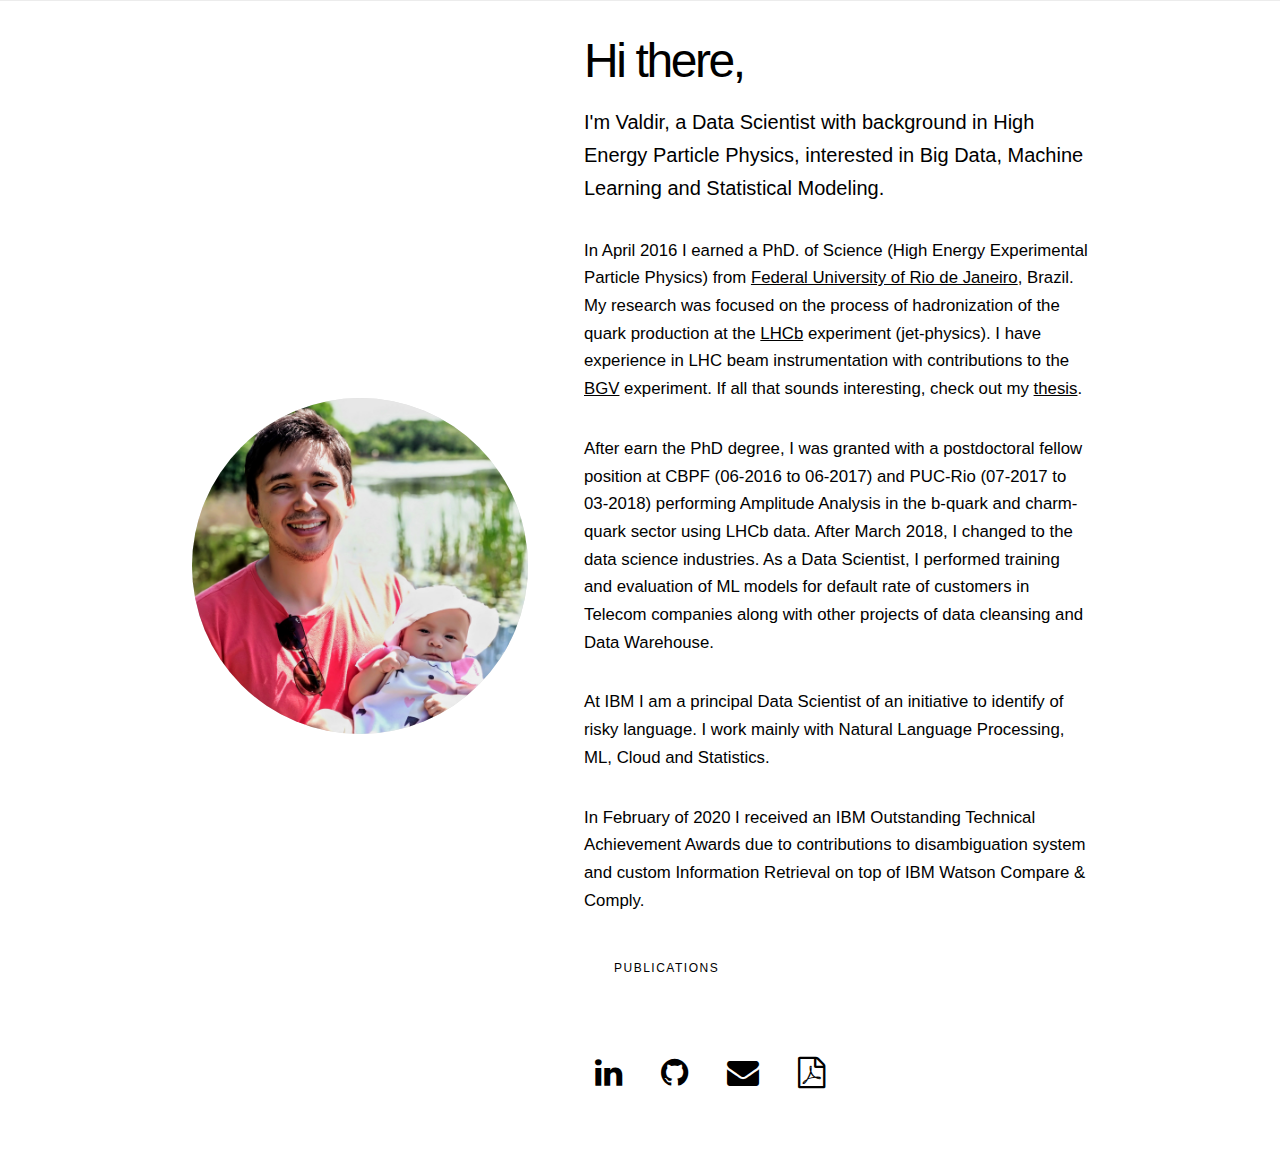
<file: index.html>
<!DOCTYPE HTML>
<!--
	Story by HTML5 UP
	html5up.net | @ajlkn
	Free for personal and commercial use under the CCA 3.0 license (html5up.net/license)
-->
<html>
	<head>
		<title>Welcome to Valdir's homepage!</title>
    	<link rel="icon" href="favicon.png" type="image/png" /> 
		<meta charset="utf-8" />
		<meta name="viewport" content="width=device-width, initial-scale=1" />
		<link rel="stylesheet" href="assets/css/main.css" />
	</head>
	<body>

		<!-- Wrapper -->
			<div id="wrapper" class="divided">

				<!-- One -->
					<section class="banner onload-image-fade-in onload-content-fade-right style3 fullscreen orient-right content-align-left image-position-center">
						<div class="content">
							<h1>Hi there,</h1>
							<p class="major">I'm Valdir, a Data Scientist with background in High Energy Particle Physics, interested in Big Data, Machine Learning and Statistical Modeling.</p>
							<p> In April 2016 I earned a PhD. of Science (High Energy Experimental Particle Physics) from <a href="http://www.if.ufrj.br">  Federal University of Rio de Janeiro</a>, Brazil. My research was focused on the process of hadronization of the quark production at the <a href="http://lhcb-public.web.cern.ch/lhcb-public/">LHCb</a> experiment (jet-physics). 
							 I have experience in LHC beam instrumentation with contributions to the <a href="https://twiki.cern.ch/twiki/bin/view/BGV/WebHome">BGV</a> experiment. If all that sounds interesting, check out my <a href="https://cds.cern.ch/record/2212758">thesis</a>.</p>

							 <p>After earn the PhD degree, I was granted with a postdoctoral fellow position at CBPF (06-2016 to 06-2017) and PUC-Rio (07-2017 to 03-2018) performing Amplitude Analysis in the b-quark and charm-quark sector using LHCb data. After March 2018, I changed to the data science industries. As a Data Scientist, I performed training and evaluation of ML models for default rate of customers in Telecom companies along with other projects of data cleansing and Data Warehouse.
               </p> 
               <p>
               At IBM I am a principal Data Scientist of an initiative to identify of risky language. I work mainly with Natural Language Processing, ML, Cloud and Statistics. 
               </p>
               <p>
               In February of 2020 I received an IBM Outstanding Technical Achievement Awards due to contributions to disambiguation system and custom Information Retrieval on top of IBM Watson Compare & Comply.
               </p>

							 <div class="inner">
							 	<a href="publication_list.html"> <button class="button"><span>Publications</span></button> </a>
							 </div>
							
							<br> 
							<br>

							
							<div class="inner">
							<ul class="icons">
								<!-- <li><a href="https://twitter.com/valdirsalustino" target="_blank" class="icon style1 fa-twitter"><span class="label">Twitter</span></a></li> -->
								<li><a href="https://www.linkedin.com/in/valdir-salustino-5a98a447/" target="_blank" class="icon style1 fa-linkedin"><span class="label">LinkedIn</span></a></li>
								<li><a href="https://github.com/valdirsalustino" target="_blank" class="icon style1 fa-github"><span class="label">Instagram</span></a></li>
								<li><a href="mailto:valdirsalustino@gmail.com" class="icon style1 fa-envelope"><span class="label">Email</span></a></li>

								<!-- <li><a href="/cdn-cgi/l/email-protection#dbb3baa9a8b3f5bcbabfbcb2b79bbcb6bab2b7f5b8b4b6" class="icon style1 fa-envelope"><span class="label">Email</span></a></li> --> 

								<!--<li><a href="http://blog.hgadgil.com" title="Blog" target="_blank" class="icon fa-rss" style="color:#FF6600"><span class="label">Blog</span></a></li> -->
               					<li><a href="https://drive.google.com/open?id=1wZ6mWt_fvXUv-h16TCQX9t-UnX-tw37q" http://hgadgil.com/title="Resume" target="_blank" class="icon fa-file-pdf-o"><span class="label">Resume</span></a></li>
							</ul>
						</div>
						</div>
						<div class="image">
							<img src="images/eu_mc.jpg" alt="" />
						</div>
					</section>
			</div>

			<!-- Footer -->
			<!-- 		<footer class="wrapper style1 align-center">
						<div class="inner">
							<p>&copy; 2018 . This template is designed by the good folk <a href="http://www.hgadgil.com"> Harsh Gadgil</a> 
						</div>
					</footer> -->

		<!-- Scripts -->
			<!-- <script data-cfasync="false" src="/cdn-cgi/scripts/d07b1474/cloudflare-static/email-decode.min.js"></script>  -->
			<script src="assets/js/jquery.min.js"></script>
			<script src="assets/js/jquery.scrollex.min.js"></script>
			<script src="assets/js/jquery.scrolly.min.js"></script>
			<script src="assets/js/skel.min.js"></script>
			<script src="assets/js/util.js"></script>
			<script src="assets/js/main.js"></script>

	</body>
</html>
</file>
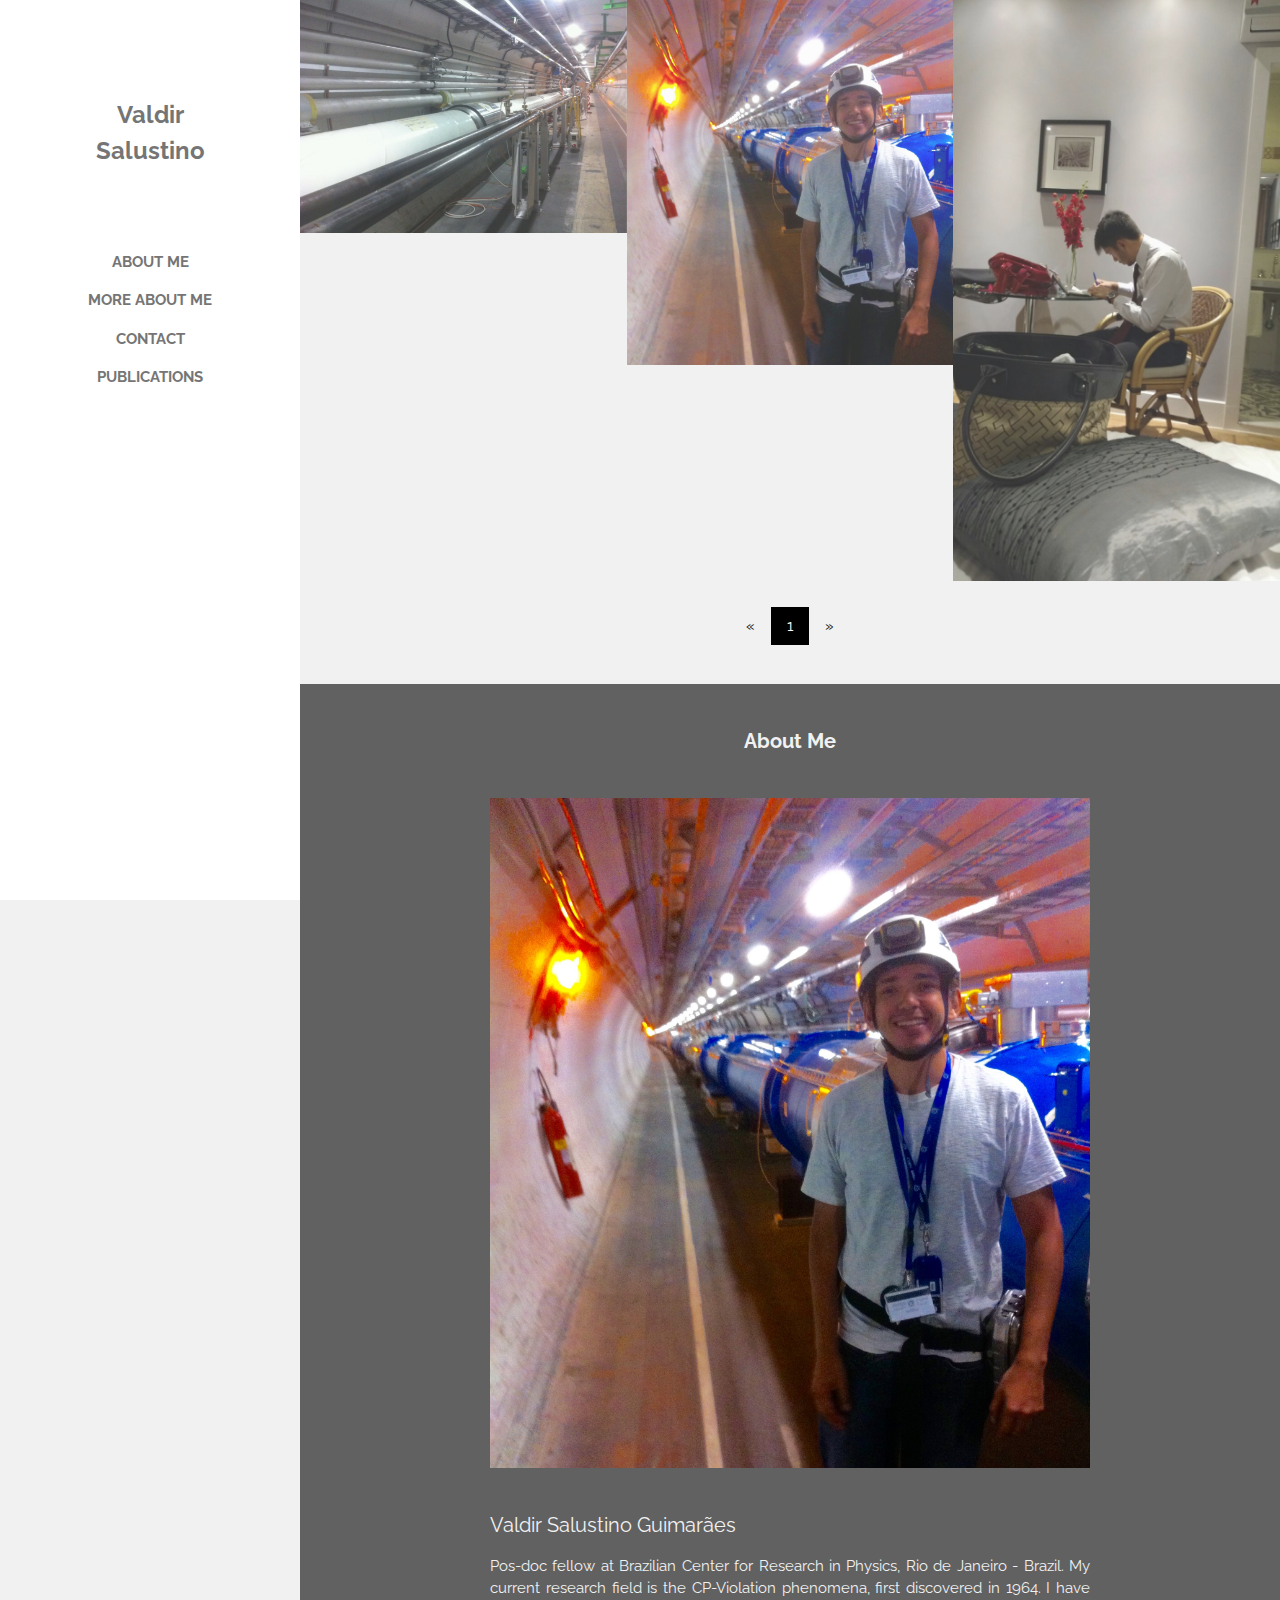
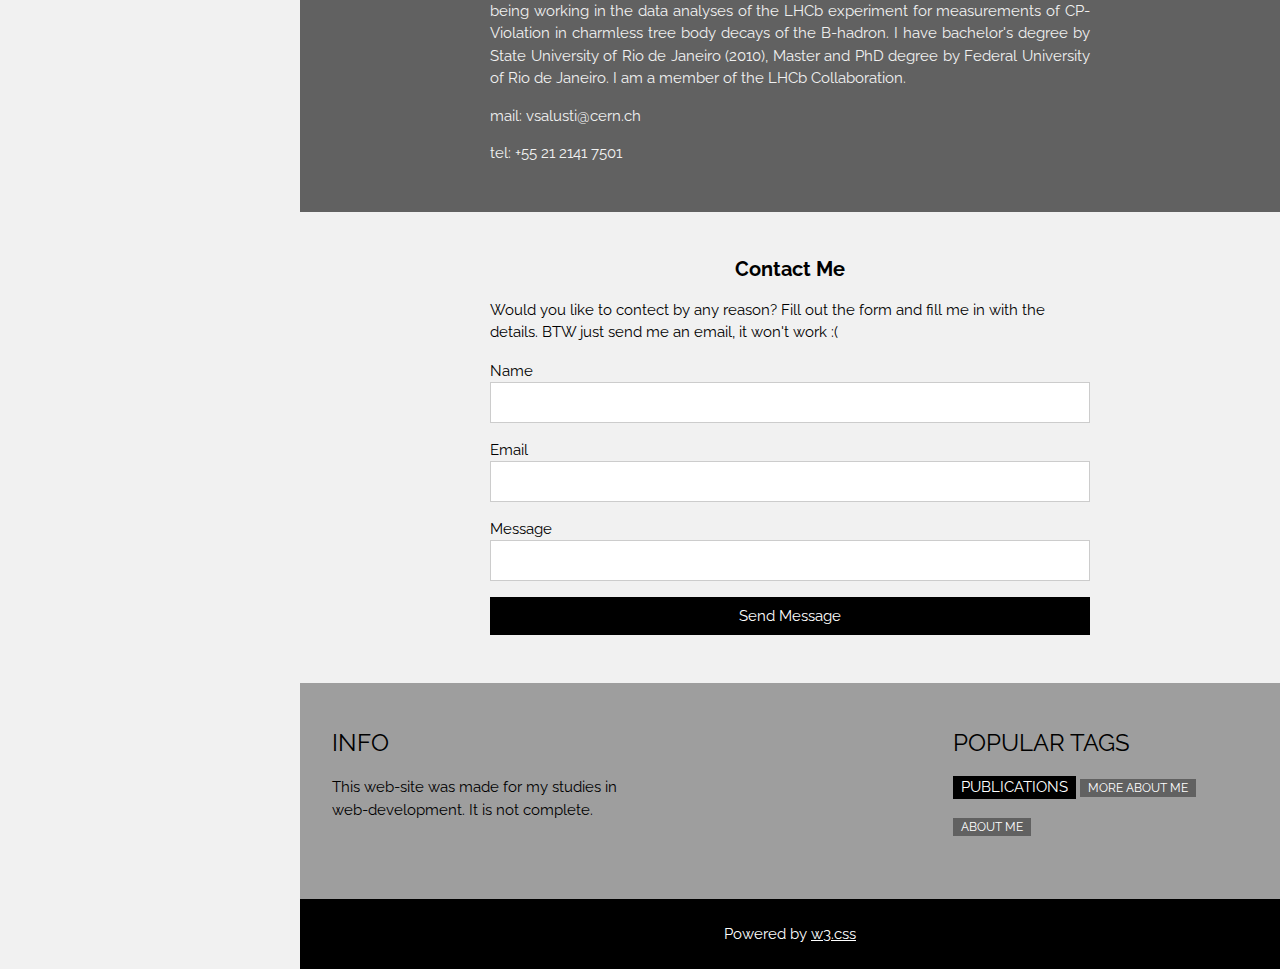
<file: old/index.html>
<!DOCTYPE html>
<html>
    <title>Valdir Salustino</title>
    <meta charset="UTF-8">
    <meta name="viewport" content="width=device-width, initial-scale=1">
    <link rel="stylesheet" href="https://www.w3schools.com/w3css/4/w3.css">
    <link rel="stylesheet" href="https://fonts.googleapis.com/css?family=Raleway">
    <style>
body,h1,h2,h3,h4,h5 {font-family: "Raleway", sans-serif}
.w3-third img{margin-bottom: -6px; opacity: 0.8; cursor: pointer}
.w3-third img:hover{opacity: 1}
    </style>
    <body class="w3-light-grey w3-content" style="max-width:1600px">

        <!-- Sidebar/menu -->
        <nav class="w3-sidebar w3-bar-block w3-white w3-animate-left w3-text-grey w3-collapse w3-top w3-center" style="z-index:3;width:300px;font-weight:bold" id="mySidebar"><br>
            <h3 class="w3-padding-64 w3-center"><b>Valdir<br>Salustino</b></h3>
            <a href="javascript:void(0)" onclick="w3_close()" class="w3-bar-item w3-button w3-padding w3-hide-large">CLOSE</a>
            <a href="#about" onclick="w3_close()" class="w3-bar-item w3-button">ABOUT ME</a> 
            <a href="portfolio.html" onclick="w3_close()" class="w3-bar-item w3-button">MORE ABOUT ME</a> 
            <a href="#contact" onclick="w3_close()" class="w3-bar-item w3-button">CONTACT</a>
            <a href="#" onclick="w3_close()" class="w3-bar-item w3-button">PUBLICATIONS</a>
        </nav>

        <!-- Top menu on small screens -->
        <header class="w3-container w3-top w3-hide-large w3-white w3-xlarge w3-padding-16">
            <span class="w3-left w3-padding">Valdir Salustino</span>
            <a href="javascript:void(0)" class="w3-right w3-button w3-white" onclick="w3_open()">☰</a>
        </header>

        <!-- Overlay effect when opening sidebar on small screens -->
        <div class="w3-overlay w3-hide-large w3-animate-opacity" onclick="w3_close()" style="cursor:pointer" title="close side menu" id="myOverlay"></div>

        <!-- !PAGE CONTENT! -->
        <div class="w3-main" style="margin-left:300px">

            <!-- Push down content on small screens --> 
            <div class="w3-hide-large" style="margin-top:83px"></div>

            <!-- Photo grid -->
            <div class="w3-row">
                <div class="w3-third">
                    <img src="figs/tunnel.png" style="width:100%" onclick="onClick(this)" alt="LHC tunnel">
                <!--    <img src="figs/IMG_1094.jpg" style="width:100%" onclick="onClick(this)" alt="What a beautiful scenery this sunset">
                <img src="figs/IMG_2392.jpg" style="width:100%" onclick="onClick(this)" alt="The Beach. Me. Alone. Beautiful"> -->
                </div>

                <div class="w3-third">
                    <img src="figs/IMG_3060.jpg" style="width:100%" onclick="onClick(this)" alt="">
                    <!--
                    <img src="figs/IMG_3083.jpg" style="width:100%" onclick="onClick(this)" alt="Waiting for the bus in the desert">
                    <img src="figs/IMG_4697.jpg" style="width:100%" onclick="onClick(this)" alt="Nature again.. At its finest!"> -->
                </div>

                <div class="w3-third">
                    <img src="figs/IMG_5029.png" style="width:100%" onclick="onClick(this)" alt="Canoeing again">
                </div>
            </div>

            <!-- Pagination -->
            <div class="w3-center w3-padding-32">
                <div class="w3-bar">
                    <a href="#" class="w3-bar-item w3-button w3-hover-black">«</a>
                    <a href="#" class="w3-bar-item w3-black w3-button">1</a>
                    <a href="#" class="w3-bar-item w3-button w3-hover-black">»</a>
                </div>
            </div>

            <!-- Modal for full size images on click-->
            <div id="modal01" class="w3-modal w3-black" style="padding-top:0" onclick="this.style.display='none'">
                <span class="w3-button w3-black w3-xlarge w3-display-topright">×</span>
                <div class="w3-modal-content w3-animate-zoom w3-center w3-transparent w3-padding-64">
                    <img id="img01" class="w3-image">
                    <p id="caption"></p>
                </div>
            </div>

            <!-- About section -->
            <div class="w3-container w3-dark-grey w3-center w3-text-light-grey w3-padding-32" id="about">
                <h4><b>About Me</b></h4>
                <img src="figs/IMG_3060.jpg" alt="Me" class="w3-image w3-padding-32" width="600" height="650">
                <div class="w3-content w3-justify" style="max-width:600px">
                    <h4>Valdir Salustino Guimar&atildees</h4>
                    <p>
                    Pos-doc fellow at Brazilian Center for Research in Physics, Rio de Janeiro - Brazil. 
                    My current research field is the CP-Violation phenomena, first discovered in 1964.
                   I have being working in the data analyses of the LHCb experiment for measurements of CP-Violation in charmless tree body decays of the B-hadron.
                   I have bachelor's degree by State University of Rio de Janeiro (2010), Master and PhD degree by Federal University of Rio de Janeiro. I am a member of the LHCb Collaboration.

                    <p>mail: vsalusti@cern.ch</p>
                    <p>tel: +55 21 2141 7501 </p>

                </div>
            </div>

            <!-- Contact section -->
            <div class="w3-container w3-light-grey w3-padding-32 w3-padding-large" id="contact">
                <div class="w3-content" style="max-width:600px">
                    <h4 class="w3-center"><b>Contact Me</b></h4>
                    <p> Would you like to contect by any reason? Fill out the form and fill me in with the details. BTW just send me an email, it won't work :( </p>
                    <form action="/action_page.php" target="_blank">
                        <div class="w3-section">
                            <label>Name</label>
                            <input class="w3-input w3-border" type="text" name="Name" required>
                        </div>
                        <div class="w3-section">
                            <label>Email</label>
                            <input class="w3-input w3-border" type="text" name="Email" required>
                        </div>
                        <div class="w3-section">
                            <label>Message</label>
                            <input class="w3-input w3-border" type="text" name="Message" required>
                        </div>
                        <button type="submit" class="w3-button w3-block w3-black w3-margin-bottom">Send Message</button>
                    </form>
                </div>
            </div>

            <!-- Footer -->
            <footer class="w3-container w3-padding-32 w3-grey">  
                <div class="w3-row-padding">
                    <div class="w3-third">
                        <h3>INFO</h3>
                        <p>
                       This web-site was made for my studies in web-development. It is not complete.
                        </p>     
                    </div>

                    <div class="w3-third">
                        <h3></h3>
                        <!--
                        <ul class="w3-ul">
                            <li class="w3-padding-16 w3-hover-black">
                                <img src="/w3images/workshop.jpg" class="w3-left w3-margin-right" style="width:50px">
                                <span class="w3-large">Lorem</span><br>
                                <span>Sed mattis nunc</span>
                            </li>
                            <li class="w3-padding-16 w3-hover-black">
                                <img src="/w3images/gondol.jpg" class="w3-left w3-margin-right" style="width:50px">
                                <span class="w3-large">Ipsum</span><br>
                                <span>Praes tinci sed</span>
                            </li> 
                        </ul>
                        -->
                    </div>
                    <div class="w3-third">
                        <h3>POPULAR TAGS</h3>
                        <p>
                        <span class="w3-tag w3-black w3-margin-bottom">PUBLICATIONS</span> <span class="w3-tag w3-dark-grey w3-small w3-margin-bottom">MORE ABOUT ME</span> <span class="w3-tag w3-dark-grey w3-small w3-margin-bottom">ABOUT ME</span>
                        <!--<span class="w3-tag w3-dark-grey w3-small w3-margin-bottom">IKEA</span> <span class="w3-tag w3-dark-grey w3-small w3-margin-bottom">NORWAY</span> <span class="w3-tag w3-dark-grey w3-small w3-margin-bottom">DIY</span>
                        <span class="w3-tag w3-dark-grey w3-small w3-margin-bottom">Ideas</span> <span class="w3-tag w3-dark-grey w3-small w3-margin-bottom">Baby</span> <span class="w3-tag w3-dark-grey w3-small w3-margin-bottom">Family</span>
                        <span class="w3-tag w3-dark-grey w3-small w3-margin-bottom">News</span> <span class="w3-tag w3-dark-grey w3-small w3-margin-bottom">Clothing</span> <span class="w3-tag w3-dark-grey w3-small w3-margin-bottom">Shopping</span>
                        <span class="w3-tag w3-dark-grey w3-small w3-margin-bottom">Sports</span> <span class="w3-tag w3-dark-grey w3-small w3-margin-bottom">Games</span> -->
                        </p>
                    </div>
                </div>
            </footer>

            <div class="w3-black w3-center w3-padding-24">Powered by <a href="https://www.w3schools.com/w3css/default.asp" title="W3.CSS" target="_blank" class="w3-hover-opacity">w3.css</a></div>

            <!-- End page content -->
        </div>

        <script>
// Script to open and close sidebar
function w3_open() {
    document.getElementById("mySidebar").style.display = "block";
    document.getElementById("myOverlay").style.display = "block";
}

function w3_close() {
    document.getElementById("mySidebar").style.display = "none";
    document.getElementById("myOverlay").style.display = "none";
}

// Modal Image Gallery
function onClick(element) {
    document.getElementById("img01").src = element.src;
    document.getElementById("modal01").style.display = "block";
    var captionText = document.getElementById("caption");
    captionText.innerHTML = element.alt;
}

        </script>


    </body>
</html>
</file>
<file: assets/css/main.css>
@import "font-awesome.min.css";
@import "https://fonts.googleapis.com/css?family=Source+Sans+Pro:300,300i,400,400i";
html, body, div, span, applet, object, iframe, h1, h2, h3, h4, h5, h6, p,
blockquote, pre, a, abbr, acronym, address, big, cite, code, del, dfn, em,
img, ins, kbd, q, s, samp, small, strike, strong, sub, sup, tt, var, b, u, i,
center, dl, dt, dd, ol, ul, li, fieldset, form, label, legend, table, caption,
tbody, tfoot, thead, tr, th, td, article, aside, canvas, details, embed,
figure, figcaption, footer, header, hgroup, menu, nav, output, ruby, section,
summary, time, mark, audio, video {
    margin: 0;
    padding: 0;
    border: 0;
    font-size: 100%;
    font: inherit;
    vertical-align: baseline
}

article, aside, details, figcaption, figure, footer, header, hgroup,
menu, nav, section {
    display: block
}

body {
    line-height: 1
}

ol, ul {
    list-style: none
}

blockquote, q {
    quotes: none
}

blockquote:before, blockquote:after, q:before, q:after {
    content: '';
    content: none
}

table {
    border-collapse: collapse;
    border-spacing: 0
}

body {
    -webkit-text-size-adjust: none
}

* , * :before, * :after {
    -moz-box-sizing: border-box;
    -webkit-box-sizing: border-box;
    box-sizing: border-box
}

.row {
    border-bottom: solid 1px transparent;
    -moz-box-sizing: border-box;
    -webkit-box-sizing: border-box;
    box-sizing: border-box
}

.row > * {
    float: left;
    -moz-box-sizing: border-box;
    -webkit-box-sizing: border-box;
    box-sizing: border-box
}

.row:after, .row:before {
    content: '';
    display: block;
    clear: both;
    height: 0
}

.row.uniform > * > :first-child {
    margin-top: 0
}

.row.uniform > * > :last-child {
    margin-bottom: 0
}

.row.\30 \25 > * {
    padding: 0
}

.row.\30 \25 {
    margin: 0 0 -1px
}

.row.uniform.\30 \25 > * {
    padding: 0
}

.row.uniform.\30 \25 {
    margin: 0 0 -1px
}

.row > * {
    padding: 0 0 0 2rem
}

.row {
    margin: 0 0 -1px -2rem
}

.row.uniform > * {
    padding: 2rem 0 0 2rem
}

.row.uniform {
    margin: -2rem 0 -1px -2rem
}

.row.\32 00\25 > * {
    padding: 0 0 0 4rem
}

.row.\32 00\25 {
    margin: 0 0 -1px -4rem
}

.row.uniform.\32 00\25 > * {
    padding: 4rem 0 0 4rem
}

.row.uniform.\32 00\25 {
    margin: -4rem 0 -1px -4rem
}

.row.\31 50\25 > * {
    padding: 0 0 0 3rem
}

.row.\31 50\25 {
    margin: 0 0 -1px -3rem
}

.row.uniform.\31 50\25 > * {
    padding: 3rem 0 0 3rem
}

.row.uniform.\31 50\25 {
    margin: -3rem 0 -1px -3rem
}

.row.\35 0\25 > * {
    padding: 0 0 0 1rem
}

.row.\35 0\25 {
    margin: 0 0 -1px -1rem
}

.row.uniform.\35 0\25 > * {
    padding: 1rem 0 0 1rem
}

.row.uniform.\35 0\25 {
    margin: -1rem 0 -1px -1rem
}

.row.\32 5\25 > * {
    padding: 0 0 0 .5rem
}

.row.\32 5\25 {
    margin: 0 0 -1px -.5rem
}

.row.uniform.\32 5\25 > * {
    padding: .5rem 0 0 .5rem
}

.row.uniform.\32 5\25 {
    margin: -.5rem 0 -1px -.5rem
}

.\31 2u, .\31 2u\24 {
    width: 100%;
    clear: none;
    margin-left: 0
}

.\31 1u, .\31 1u\24 {
    width: 91.6666666667%;
    clear: none;
    margin-left: 0
}

.\31 0u, .\31 0u\24 {
    width: 83.3333333333%;
    clear: none;
    margin-left: 0
}

.\39 u, .\39 u\24 {
    width: 75%;
    clear: none;
    margin-left: 0
}

.\38 u, .\38 u\24 {
    width: 66.6666666667%;
    clear: none;
    margin-left: 0
}

.\37 u, .\37 u\24 {
    width: 58.3333333333%;
    clear: none;
    margin-left: 0
}

.\36 u, .\36 u\24 {
    width: 50%;
    clear: none;
    margin-left: 0
}

.\35 u, .\35 u\24 {
    width: 41.6666666667%;
    clear: none;
    margin-left: 0
}

.\34 u, .\34 u\24 {
    width: 33.3333333333%;
    clear: none;
    margin-left: 0
}

.\33 u, .\33 u\24 {
    width: 25%;
    clear: none;
    margin-left: 0
}

.\32 u, .\32 u\24 {
    width: 16.6666666667%;
    clear: none;
    margin-left: 0
}

.\31 u, .\31 u\24 {
    width: 8.3333333333%;
    clear: none;
    margin-left: 0
}

.\31 2u\24 + * , .\31 1u\24 + * , .\31 0u\24 + * , .\39 u\24 + * , .\38 u\24 + * , .\37 u\24 + * ,
.\36 u\24 + * , .\35 u\24 + * , .\34 u\24 + * , .\33 u\24 + * , .\32 u\24 + * , .\31 u\24 + * {
    clear: left
}

.\-11u {
    margin-left: 91.66667%
}

.\-10u {
    margin-left: 83.33333%
}

.\-9u {
    margin-left: 75%
}

.\-8u {
    margin-left: 66.66667%
}

.\-7u {
    margin-left: 58.33333%
}

.\-6u {
    margin-left: 50%
}

.\-5u {
    margin-left: 41.66667%
}

.\-4u {
    margin-left: 33.33333%
}

.\-3u {
    margin-left: 25%
}

.\-2u {
    margin-left: 16.66667%
}

.\-1u {
    margin-left: 8.33333%
}

@media screen and (max-width:1680px) {
    .row > * {
        padding: 0 0 0 2rem
    }

    .row {
        margin: 0 0 -1px -2rem
    }

    .row.uniform > * {
        padding: 2rem 0 0 2rem
    }

    .row.uniform {
        margin: -2rem 0 -1px -2rem
    }

    .row.\32 00\25 > * {
        padding: 0 0 0 4rem
    }

    .row.\32 00\25 {
        margin: 0 0 -1px -4rem
    }

    .row.uniform.\32 00\25 > * {
        padding: 4rem 0 0 4rem
    }

    .row.uniform.\32 00\25 {
        margin: -4rem 0 -1px -4rem
    }

    .row.\31 50\25 > * {
        padding: 0 0 0 3rem
    }

    .row.\31 50\25 {
        margin: 0 0 -1px -3rem
    }

    .row.uniform.\31 50\25 > * {
        padding: 3rem 0 0 3rem
    }

    .row.uniform.\31 50\25 {
        margin: -3rem 0 -1px -3rem
    }

    .row.\35 0\25 > * {
        padding: 0 0 0 1rem
    }

    .row.\35 0\25 {
        margin: 0 0 -1px -1rem
    }

    .row.uniform.\35 0\25 > * {
        padding: 1rem 0 0 1rem
    }

    .row.uniform.\35 0\25 {
        margin: -1rem 0 -1px -1rem
    }

    .row.\32 5\25 > * {
        padding: 0 0 0 .5rem
    }

    .row.\32 5\25 {
        margin: 0 0 -1px -.5rem
    }

    .row.uniform.\32 5\25 > * {
        padding: .5rem 0 0 .5rem
    }

    .row.uniform.\32 5\25 {
        margin: -.5rem 0 -1px -.5rem
    }

    .\31 2u\28xlarge\29, .\31 2u\24\28xlarge\29 {
        width: 100%;
        clear: none;
        margin-left: 0
    }

    .\31 1u\28xlarge\29, .\31 1u\24\28xlarge\29 {
        width: 91.6666666667%;
        clear: none;
        margin-left: 0
    }

    .\31 0u\28xlarge\29, .\31 0u\24\28xlarge\29 {
        width: 83.3333333333%;
        clear: none;
        margin-left: 0
    }

    .\39 u\28xlarge\29, .\39 u\24\28xlarge\29 {
        width: 75%;
        clear: none;
        margin-left: 0
    }

    .\38 u\28xlarge\29, .\38 u\24\28xlarge\29 {
        width: 66.6666666667%;
        clear: none;
        margin-left: 0
    }

    .\37 u\28xlarge\29, .\37 u\24\28xlarge\29 {
        width: 58.3333333333%;
        clear: none;
        margin-left: 0
    }

    .\36 u\28xlarge\29, .\36 u\24\28xlarge\29 {
        width: 50%;
        clear: none;
        margin-left: 0
    }

    .\35 u\28xlarge\29, .\35 u\24\28xlarge\29 {
        width: 41.6666666667%;
        clear: none;
        margin-left: 0
    }

    .\34 u\28xlarge\29, .\34 u\24\28xlarge\29 {
        width: 33.3333333333%;
        clear: none;
        margin-left: 0
    }

    .\33 u\28xlarge\29, .\33 u\24\28xlarge\29 {
        width: 25%;
        clear: none;
        margin-left: 0
    }

    .\32 u\28xlarge\29, .\32 u\24\28xlarge\29 {
        width: 16.6666666667%;
        clear: none;
        margin-left: 0
    }

    .\31 u\28xlarge\29, .\31 u\24\28xlarge\29 {
        width: 8.3333333333%;
        clear: none;
        margin-left: 0
    }

    .\31 2u\24\28xlarge\29 + * , .\31 1u\24\28xlarge\29 + * , .\31 0u\24\28xlarge\29 + * ,
    .\39 u\24\28xlarge\29 + * , .\38 u\24\28xlarge\29 + * , .\37 u\24\28xlarge\29 + * ,
    .\36 u\24\28xlarge\29 + * , .\35 u\24\28xlarge\29 + * , .\34 u\24\28xlarge\29 + * ,
    .\33 u\24\28xlarge\29 + * , .\32 u\24\28xlarge\29 + * , .\31 u\24\28xlarge\29 + * {
        clear: left
    }

    .\-11u\28xlarge\29 {
        margin-left: 91.66667%
    }

    .\-10u\28xlarge\29 {
        margin-left: 83.33333%
    }

    .\-9u\28xlarge\29 {
        margin-left: 75%
    }

    .\-8u\28xlarge\29 {
        margin-left: 66.66667%
    }

    .\-7u\28xlarge\29 {
        margin-left: 58.33333%
    }

    .\-6u\28xlarge\29 {
        margin-left: 50%
    }

    .\-5u\28xlarge\29 {
        margin-left: 41.66667%
    }

    .\-4u\28xlarge\29 {
        margin-left: 33.33333%
    }

    .\-3u\28xlarge\29 {
        margin-left: 25%
    }

    .\-2u\28xlarge\29 {
        margin-left: 16.66667%
    }

    .\-1u\28xlarge\29 {
        margin-left: 8.33333%
    }
}

@media screen and (max-width:1280px) {
    .row > * {
        padding: 0 0 0 2rem
    }

    .row {
        margin: 0 0 -1px -2rem
    }

    .row.uniform > * {
        padding: 2rem 0 0 2rem
    }

    .row.uniform {
        margin: -2rem 0 -1px -2rem
    }

    .row.\32 00\25 > * {
        padding: 0 0 0 4rem
    }

    .row.\32 00\25 {
        margin: 0 0 -1px -4rem
    }

    .row.uniform.\32 00\25 > * {
        padding: 4rem 0 0 4rem
    }

    .row.uniform.\32 00\25 {
        margin: -4rem 0 -1px -4rem
    }

    .row.\31 50\25 > * {
        padding: 0 0 0 3rem
    }

    .row.\31 50\25 {
        margin: 0 0 -1px -3rem
    }

    .row.uniform.\31 50\25 > * {
        padding: 3rem 0 0 3rem
    }

    .row.uniform.\31 50\25 {
        margin: -3rem 0 -1px -3rem
    }

    .row.\35 0\25 > * {
        padding: 0 0 0 1rem
    }

    .row.\35 0\25 {
        margin: 0 0 -1px -1rem
    }

    .row.uniform.\35 0\25 > * {
        padding: 1rem 0 0 1rem
    }

    .row.uniform.\35 0\25 {
        margin: -1rem 0 -1px -1rem
    }

    .row.\32 5\25 > * {
        padding: 0 0 0 .5rem
    }

    .row.\32 5\25 {
        margin: 0 0 -1px -.5rem
    }

    .row.uniform.\32 5\25 > * {
        padding: .5rem 0 0 .5rem
    }

    .row.uniform.\32 5\25 {
        margin: -.5rem 0 -1px -.5rem
    }

    .\31 2u\28large\29, .\31 2u\24\28large\29 {
        width: 100%;
        clear: none;
        margin-left: 0
    }

    .\31 1u\28large\29, .\31 1u\24\28large\29 {
        width: 91.6666666667%;
        clear: none;
        margin-left: 0
    }

    .\31 0u\28large\29, .\31 0u\24\28large\29 {
        width: 83.3333333333%;
        clear: none;
        margin-left: 0
    }

    .\39 u\28large\29, .\39 u\24\28large\29 {
        width: 75%;
        clear: none;
        margin-left: 0
    }

    .\38 u\28large\29, .\38 u\24\28large\29 {
        width: 66.6666666667%;
        clear: none;
        margin-left: 0
    }

    .\37 u\28large\29, .\37 u\24\28large\29 {
        width: 58.3333333333%;
        clear: none;
        margin-left: 0
    }

    .\36 u\28large\29, .\36 u\24\28large\29 {
        width: 50%;
        clear: none;
        margin-left: 0
    }

    .\35 u\28large\29, .\35 u\24\28large\29 {
        width: 41.6666666667%;
        clear: none;
        margin-left: 0
    }

    .\34 u\28large\29, .\34 u\24\28large\29 {
        width: 33.3333333333%;
        clear: none;
        margin-left: 0
    }

    .\33 u\28large\29, .\33 u\24\28large\29 {
        width: 25%;
        clear: none;
        margin-left: 0
    }

    .\32 u\28large\29, .\32 u\24\28large\29 {
        width: 16.6666666667%;
        clear: none;
        margin-left: 0
    }

    .\31 u\28large\29, .\31 u\24\28large\29 {
        width: 8.3333333333%;
        clear: none;
        margin-left: 0
    }

    .\31 2u\24\28large\29 + * , .\31 1u\24\28large\29 + * , .\31 0u\24\28large\29 + * ,
    .\39 u\24\28large\29 + * , .\38 u\24\28large\29 + * , .\37 u\24\28large\29 + * ,
    .\36 u\24\28large\29 + * , .\35 u\24\28large\29 + * , .\34 u\24\28large\29 + * ,
    .\33 u\24\28large\29 + * , .\32 u\24\28large\29 + * , .\31 u\24\28large\29 + * {
        clear: left
    }

    .\-11u\28large\29 {
        margin-left: 91.66667%
    }

    .\-10u\28large\29 {
        margin-left: 83.33333%
    }

    .\-9u\28large\29 {
        margin-left: 75%
    }

    .\-8u\28large\29 {
        margin-left: 66.66667%
    }

    .\-7u\28large\29 {
        margin-left: 58.33333%
    }

    .\-6u\28large\29 {
        margin-left: 50%
    }

    .\-5u\28large\29 {
        margin-left: 41.66667%
    }

    .\-4u\28large\29 {
        margin-left: 33.33333%
    }

    .\-3u\28large\29 {
        margin-left: 25%
    }

    .\-2u\28large\29 {
        margin-left: 16.66667%
    }

    .\-1u\28large\29 {
        margin-left: 8.33333%
    }
}

@media screen and (max-width:980px) {
    .row > * {
        padding: 0 0 0 2rem
    }

    .row {
        margin: 0 0 -1px -2rem
    }

    .row.uniform > * {
        padding: 2rem 0 0 2rem
    }

    .row.uniform {
        margin: -2rem 0 -1px -2rem
    }

    .row.\32 00\25 > * {
        padding: 0 0 0 4rem
    }

    .row.\32 00\25 {
        margin: 0 0 -1px -4rem
    }

    .row.uniform.\32 00\25 > * {
        padding: 4rem 0 0 4rem
    }

    .row.uniform.\32 00\25 {
        margin: -4rem 0 -1px -4rem
    }

    .row.\31 50\25 > * {
        padding: 0 0 0 3rem
    }

    .row.\31 50\25 {
        margin: 0 0 -1px -3rem
    }

    .row.uniform.\31 50\25 > * {
        padding: 3rem 0 0 3rem
    }

    .row.uniform.\31 50\25 {
        margin: -3rem 0 -1px -3rem
    }

    .row.\35 0\25 > * {
        padding: 0 0 0 1rem
    }

    .row.\35 0\25 {
        margin: 0 0 -1px -1rem
    }

    .row.uniform.\35 0\25 > * {
        padding: 1rem 0 0 1rem
    }

    .row.uniform.\35 0\25 {
        margin: -1rem 0 -1px -1rem
    }

    .row.\32 5\25 > * {
        padding: 0 0 0 .5rem
    }

    .row.\32 5\25 {
        margin: 0 0 -1px -.5rem
    }

    .row.uniform.\32 5\25 > * {
        padding: .5rem 0 0 .5rem
    }

    .row.uniform.\32 5\25 {
        margin: -.5rem 0 -1px -.5rem
    }

    .\31 2u\28medium\29, .\31 2u\24\28medium\29 {
        width: 100%;
        clear: none;
        margin-left: 0
    }

    .\31 1u\28medium\29, .\31 1u\24\28medium\29 {
        width: 91.6666666667%;
        clear: none;
        margin-left: 0
    }

    .\31 0u\28medium\29, .\31 0u\24\28medium\29 {
        width: 83.3333333333%;
        clear: none;
        margin-left: 0
    }

    .\39 u\28medium\29, .\39 u\24\28medium\29 {
        width: 75%;
        clear: none;
        margin-left: 0
    }

    .\38 u\28medium\29, .\38 u\24\28medium\29 {
        width: 66.6666666667%;
        clear: none;
        margin-left: 0
    }

    .\37 u\28medium\29, .\37 u\24\28medium\29 {
        width: 58.3333333333%;
        clear: none;
        margin-left: 0
    }

    .\36 u\28medium\29, .\36 u\24\28medium\29 {
        width: 50%;
        clear: none;
        margin-left: 0
    }

    .\35 u\28medium\29, .\35 u\24\28medium\29 {
        width: 41.6666666667%;
        clear: none;
        margin-left: 0
    }

    .\34 u\28medium\29, .\34 u\24\28medium\29 {
        width: 33.3333333333%;
        clear: none;
        margin-left: 0
    }

    .\33 u\28medium\29, .\33 u\24\28medium\29 {
        width: 25%;
        clear: none;
        margin-left: 0
    }

    .\32 u\28medium\29, .\32 u\24\28medium\29 {
        width: 16.6666666667%;
        clear: none;
        margin-left: 0
    }

    .\31 u\28medium\29, .\31 u\24\28medium\29 {
        width: 8.3333333333%;
        clear: none;
        margin-left: 0
    }

    .\31 2u\24\28medium\29 + * , .\31 1u\24\28medium\29 + * , .\31 0u\24\28medium\29 + * ,
    .\39 u\24\28medium\29 + * , .\38 u\24\28medium\29 + * , .\37 u\24\28medium\29 + * ,
    .\36 u\24\28medium\29 + * , .\35 u\24\28medium\29 + * , .\34 u\24\28medium\29 + * ,
    .\33 u\24\28medium\29 + * , .\32 u\24\28medium\29 + * , .\31 u\24\28medium\29 + * {
        clear: left
    }

    .\-11u\28medium\29 {
        margin-left: 91.66667%
    }

    .\-10u\28medium\29 {
        margin-left: 83.33333%
    }

    .\-9u\28medium\29 {
        margin-left: 75%
    }

    .\-8u\28medium\29 {
        margin-left: 66.66667%
    }

    .\-7u\28medium\29 {
        margin-left: 58.33333%
    }

    .\-6u\28medium\29 {
        margin-left: 50%
    }

    .\-5u\28medium\29 {
        margin-left: 41.66667%
    }

    .\-4u\28medium\29 {
        margin-left: 33.33333%
    }

    .\-3u\28medium\29 {
        margin-left: 25%
    }

    .\-2u\28medium\29 {
        margin-left: 16.66667%
    }

    .\-1u\28medium\29 {
        margin-left: 8.33333%
    }
}

@media screen and (max-width:736px) {
    .row > * {
        padding: 0 0 0 2rem
    }

    .row {
        margin: 0 0 -1px -2rem
    }

    .row.uniform > * {
        padding: 2rem 0 0 2rem
    }

    .row.uniform {
        margin: -2rem 0 -1px -2rem
    }

    .row.\32 00\25 > * {
        padding: 0 0 0 4rem
    }

    .row.\32 00\25 {
        margin: 0 0 -1px -4rem
    }

    .row.uniform.\32 00\25 > * {
        padding: 4rem 0 0 4rem
    }

    .row.uniform.\32 00\25 {
        margin: -4rem 0 -1px -4rem
    }

    .row.\31 50\25 > * {
        padding: 0 0 0 3rem
    }

    .row.\31 50\25 {
        margin: 0 0 -1px -3rem
    }

    .row.uniform.\31 50\25 > * {
        padding: 3rem 0 0 3rem
    }

    .row.uniform.\31 50\25 {
        margin: -3rem 0 -1px -3rem
    }

    .row.\35 0\25 > * {
        padding: 0 0 0 1rem
    }

    .row.\35 0\25 {
        margin: 0 0 -1px -1rem
    }

    .row.uniform.\35 0\25 > * {
        padding: 1rem 0 0 1rem
    }

    .row.uniform.\35 0\25 {
        margin: -1rem 0 -1px -1rem
    }

    .row.\32 5\25 > * {
        padding: 0 0 0 .5rem
    }

    .row.\32 5\25 {
        margin: 0 0 -1px -.5rem
    }

    .row.uniform.\32 5\25 > * {
        padding: .5rem 0 0 .5rem
    }

    .row.uniform.\32 5\25 {
        margin: -.5rem 0 -1px -.5rem
    }

    .\31 2u\28small\29, .\31 2u\24\28small\29 {
        width: 100%;
        clear: none;
        margin-left: 0
    }

    .\31 1u\28small\29, .\31 1u\24\28small\29 {
        width: 91.6666666667%;
        clear: none;
        margin-left: 0
    }

    .\31 0u\28small\29, .\31 0u\24\28small\29 {
        width: 83.3333333333%;
        clear: none;
        margin-left: 0
    }

    .\39 u\28small\29, .\39 u\24\28small\29 {
        width: 75%;
        clear: none;
        margin-left: 0
    }

    .\38 u\28small\29, .\38 u\24\28small\29 {
        width: 66.6666666667%;
        clear: none;
        margin-left: 0
    }

    .\37 u\28small\29, .\37 u\24\28small\29 {
        width: 58.3333333333%;
        clear: none;
        margin-left: 0
    }

    .\36 u\28small\29, .\36 u\24\28small\29 {
        width: 50%;
        clear: none;
        margin-left: 0
    }

    .\35 u\28small\29, .\35 u\24\28small\29 {
        width: 41.6666666667%;
        clear: none;
        margin-left: 0
    }

    .\34 u\28small\29, .\34 u\24\28small\29 {
        width: 33.3333333333%;
        clear: none;
        margin-left: 0
    }

    .\33 u\28small\29, .\33 u\24\28small\29 {
        width: 25%;
        clear: none;
        margin-left: 0
    }

    .\32 u\28small\29, .\32 u\24\28small\29 {
        width: 16.6666666667%;
        clear: none;
        margin-left: 0
    }

    .\31 u\28small\29, .\31 u\24\28small\29 {
        width: 8.3333333333%;
        clear: none;
        margin-left: 0
    }

    .\31 2u\24\28small\29 + * , .\31 1u\24\28small\29 + * , .\31 0u\24\28small\29 + * ,
    .\39 u\24\28small\29 + * , .\38 u\24\28small\29 + * , .\37 u\24\28small\29 + * ,
    .\36 u\24\28small\29 + * , .\35 u\24\28small\29 + * , .\34 u\24\28small\29 + * ,
    .\33 u\24\28small\29 + * , .\32 u\24\28small\29 + * , .\31 u\24\28small\29 + * {
        clear: left
    }

    .\-11u\28small\29 {
        margin-left: 91.66667%
    }

    .\-10u\28small\29 {
        margin-left: 83.33333%
    }

    .\-9u\28small\29 {
        margin-left: 75%
    }

    .\-8u\28small\29 {
        margin-left: 66.66667%
    }

    .\-7u\28small\29 {
        margin-left: 58.33333%
    }

    .\-6u\28small\29 {
        margin-left: 50%
    }

    .\-5u\28small\29 {
        margin-left: 41.66667%
    }

    .\-4u\28small\29 {
        margin-left: 33.33333%
    }

    .\-3u\28small\29 {
        margin-left: 25%
    }

    .\-2u\28small\29 {
        margin-left: 16.66667%
    }

    .\-1u\28small\29 {
        margin-left: 8.33333%
    }
}

@media screen and (max-width:480px) {
    .row > * {
        padding: 0 0 0 2rem
    }

    .row {
        margin: 0 0 -1px -2rem
    }

    .row.uniform > * {
        padding: 2rem 0 0 2rem
    }

    .row.uniform {
        margin: -2rem 0 -1px -2rem
    }

    .row.\32 00\25 > * {
        padding: 0 0 0 4rem
    }

    .row.\32 00\25 {
        margin: 0 0 -1px -4rem
    }

    .row.uniform.\32 00\25 > * {
        padding: 4rem 0 0 4rem
    }

    .row.uniform.\32 00\25 {
        margin: -4rem 0 -1px -4rem
    }

    .row.\31 50\25 > * {
        padding: 0 0 0 3rem
    }

    .row.\31 50\25 {
        margin: 0 0 -1px -3rem
    }

    .row.uniform.\31 50\25 > * {
        padding: 3rem 0 0 3rem
    }

    .row.uniform.\31 50\25 {
        margin: -3rem 0 -1px -3rem
    }

    .row.\35 0\25 > * {
        padding: 0 0 0 1rem
    }

    .row.\35 0\25 {
        margin: 0 0 -1px -1rem
    }

    .row.uniform.\35 0\25 > * {
        padding: 1rem 0 0 1rem
    }

    .row.uniform.\35 0\25 {
        margin: -1rem 0 -1px -1rem
    }

    .row.\32 5\25 > * {
        padding: 0 0 0 .5rem
    }

    .row.\32 5\25 {
        margin: 0 0 -1px -.5rem
    }

    .row.uniform.\32 5\25 > * {
        padding: .5rem 0 0 .5rem
    }

    .row.uniform.\32 5\25 {
        margin: -.5rem 0 -1px -.5rem
    }

    .\31 2u\28xsmall\29, .\31 2u\24\28xsmall\29 {
        width: 100%;
        clear: none;
        margin-left: 0
    }

    .\31 1u\28xsmall\29, .\31 1u\24\28xsmall\29 {
        width: 91.6666666667%;
        clear: none;
        margin-left: 0
    }

    .\31 0u\28xsmall\29, .\31 0u\24\28xsmall\29 {
        width: 83.3333333333%;
        clear: none;
        margin-left: 0
    }

    .\39 u\28xsmall\29, .\39 u\24\28xsmall\29 {
        width: 75%;
        clear: none;
        margin-left: 0
    }

    .\38 u\28xsmall\29, .\38 u\24\28xsmall\29 {
        width: 66.6666666667%;
        clear: none;
        margin-left: 0
    }

    .\37 u\28xsmall\29, .\37 u\24\28xsmall\29 {
        width: 58.3333333333%;
        clear: none;
        margin-left: 0
    }

    .\36 u\28xsmall\29, .\36 u\24\28xsmall\29 {
        width: 50%;
        clear: none;
        margin-left: 0
    }

    .\35 u\28xsmall\29, .\35 u\24\28xsmall\29 {
        width: 41.6666666667%;
        clear: none;
        margin-left: 0
    }

    .\34 u\28xsmall\29, .\34 u\24\28xsmall\29 {
        width: 33.3333333333%;
        clear: none;
        margin-left: 0
    }

    .\33 u\28xsmall\29, .\33 u\24\28xsmall\29 {
        width: 25%;
        clear: none;
        margin-left: 0
    }

    .\32 u\28xsmall\29, .\32 u\24\28xsmall\29 {
        width: 16.6666666667%;
        clear: none;
        margin-left: 0
    }

    .\31 u\28xsmall\29, .\31 u\24\28xsmall\29 {
        width: 8.3333333333%;
        clear: none;
        margin-left: 0
    }

    .\31 2u\24\28xsmall\29 + * , .\31 1u\24\28xsmall\29 + * , .\31 0u\24\28xsmall\29 + * ,
    .\39 u\24\28xsmall\29 + * , .\38 u\24\28xsmall\29 + * , .\37 u\24\28xsmall\29 + * ,
    .\36 u\24\28xsmall\29 + * , .\35 u\24\28xsmall\29 + * , .\34 u\24\28xsmall\29 + * ,
    .\33 u\24\28xsmall\29 + * , .\32 u\24\28xsmall\29 + * , .\31 u\24\28xsmall\29 + * {
        clear: left
    }

    .\-11u\28xsmall\29 {
        margin-left: 91.66667%
    }

    .\-10u\28xsmall\29 {
        margin-left: 83.33333%
    }

    .\-9u\28xsmall\29 {
        margin-left: 75%
    }

    .\-8u\28xsmall\29 {
        margin-left: 66.66667%
    }

    .\-7u\28xsmall\29 {
        margin-left: 58.33333%
    }

    .\-6u\28xsmall\29 {
        margin-left: 50%
    }

    .\-5u\28xsmall\29 {
        margin-left: 41.66667%
    }

    .\-4u\28xsmall\29 {
        margin-left: 33.33333%
    }

    .\-3u\28xsmall\29 {
        margin-left: 25%
    }

    .\-2u\28xsmall\29 {
        margin-left: 16.66667%
    }

    .\-1u\28xsmall\29 {
        margin-left: 8.33333%
    }
}

@media screen and (max-width:360px) {
    .row > * {
        padding: 0 0 0 2rem
    }

    .row {
        margin: 0 0 -1px -2rem
    }

    .row.uniform > * {
        padding: 2rem 0 0 2rem
    }

    .row.uniform {
        margin: -2rem 0 -1px -2rem
    }

    .row.\32 00\25 > * {
        padding: 0 0 0 4rem
    }

    .row.\32 00\25 {
        margin: 0 0 -1px -4rem
    }

    .row.uniform.\32 00\25 > * {
        padding: 4rem 0 0 4rem
    }

    .row.uniform.\32 00\25 {
        margin: -4rem 0 -1px -4rem
    }

    .row.\31 50\25 > * {
        padding: 0 0 0 3rem
    }

    .row.\31 50\25 {
        margin: 0 0 -1px -3rem
    }

    .row.uniform.\31 50\25 > * {
        padding: 3rem 0 0 3rem
    }

    .row.uniform.\31 50\25 {
        margin: -3rem 0 -1px -3rem
    }

    .row.\35 0\25 > * {
        padding: 0 0 0 1rem
    }

    .row.\35 0\25 {
        margin: 0 0 -1px -1rem
    }

    .row.uniform.\35 0\25 > * {
        padding: 1rem 0 0 1rem
    }

    .row.uniform.\35 0\25 {
        margin: -1rem 0 -1px -1rem
    }

    .row.\32 5\25 > * {
        padding: 0 0 0 .5rem
    }

    .row.\32 5\25 {
        margin: 0 0 -1px -.5rem
    }

    .row.uniform.\32 5\25 > * {
        padding: .5rem 0 0 .5rem
    }

    .row.uniform.\32 5\25 {
        margin: -.5rem 0 -1px -.5rem
    }

    .\31 2u\28xxsmall\29, .\31 2u\24\28xxsmall\29 {
        width: 100%;
        clear: none;
        margin-left: 0
    }

    .\31 1u\28xxsmall\29, .\31 1u\24\28xxsmall\29 {
        width: 91.6666666667%;
        clear: none;
        margin-left: 0
    }

    .\31 0u\28xxsmall\29, .\31 0u\24\28xxsmall\29 {
        width: 83.3333333333%;
        clear: none;
        margin-left: 0
    }

    .\39 u\28xxsmall\29, .\39 u\24\28xxsmall\29 {
        width: 75%;
        clear: none;
        margin-left: 0
    }

    .\38 u\28xxsmall\29, .\38 u\24\28xxsmall\29 {
        width: 66.6666666667%;
        clear: none;
        margin-left: 0
    }

    .\37 u\28xxsmall\29, .\37 u\24\28xxsmall\29 {
        width: 58.3333333333%;
        clear: none;
        margin-left: 0
    }

    .\36 u\28xxsmall\29, .\36 u\24\28xxsmall\29 {
        width: 50%;
        clear: none;
        margin-left: 0
    }

    .\35 u\28xxsmall\29, .\35 u\24\28xxsmall\29 {
        width: 41.6666666667%;
        clear: none;
        margin-left: 0
    }

    .\34 u\28xxsmall\29, .\34 u\24\28xxsmall\29 {
        width: 33.3333333333%;
        clear: none;
        margin-left: 0
    }

    .\33 u\28xxsmall\29, .\33 u\24\28xxsmall\29 {
        width: 25%;
        clear: none;
        margin-left: 0
    }

    .\32 u\28xxsmall\29, .\32 u\24\28xxsmall\29 {
        width: 16.6666666667%;
        clear: none;
        margin-left: 0
    }

    .\31 u\28xxsmall\29, .\31 u\24\28xxsmall\29 {
        width: 8.3333333333%;
        clear: none;
        margin-left: 0
    }

    .\31 2u\24\28xxsmall\29 + * , .\31 1u\24\28xxsmall\29 + * , .\31 0u\24\28xxsmall\29 + * ,
    .\39 u\24\28xxsmall\29 + * , .\38 u\24\28xxsmall\29 + * , .\37 u\24\28xxsmall\29 + * ,
    .\36 u\24\28xxsmall\29 + * , .\35 u\24\28xxsmall\29 + * , .\34 u\24\28xxsmall\29 + * ,
    .\33 u\24\28xxsmall\29 + * , .\32 u\24\28xxsmall\29 + * , .\31 u\24\28xxsmall\29 + * {
        clear: left
    }

    .\-11u\28xxsmall\29 {
        margin-left: 91.66667%
    }

    .\-10u\28xxsmall\29 {
        margin-left: 83.33333%
    }

    .\-9u\28xxsmall\29 {
        margin-left: 75%
    }

    .\-8u\28xxsmall\29 {
        margin-left: 66.66667%
    }

    .\-7u\28xxsmall\29 {
        margin-left: 58.33333%
    }

    .\-6u\28xxsmall\29 {
        margin-left: 50%
    }

    .\-5u\28xxsmall\29 {
        margin-left: 41.66667%
    }

    .\-4u\28xxsmall\29 {
        margin-left: 33.33333%
    }

    .\-3u\28xxsmall\29 {
        margin-left: 25%
    }

    .\-2u\28xxsmall\29 {
        margin-left: 16.66667%
    }

    .\-1u\28xxsmall\29 {
        margin-left: 8.33333%
    }
}

@-ms-viewport {
    width: device-width;
}

body {
    -ms-overflow-style: scrollbar
}

@media screen and (max-width:480px) {
    html, body {
        min-width: 320px
    }
}

body {
    background: #fff
}

body.is-loading * , body.is-loading * :before, body.is-loading * :after {
    -moz-animation: none !important;
    -webkit-animation: none !important;
    -ms-animation: none !important;
    animation: none !important;
    -moz-transition: none !important;
    -webkit-transition: none !important;
    -ms-transition: none !important;
    transition: none !important
}

html {
    font-size: 18pt
}

@media screen and (max-width:1680px) {
    html {
        font-size: 14pt
    }
}

@media screen and (max-width:1280px) {
    html {
        font-size: 12pt
    }
}

@media screen and (max-width:736px) {
    html {
        font-size: 11pt
    }
}

@media screen and (max-width:360px) {
    html {
        font-size: 10pt
    }
}

body {
    background-color: #fff;
    color: #000
}

body, input, select, textarea {
    font-family: -apple-system, ".sfnstext-regular", san francisco, roboto, segoe ui, helvetica neue, lucida grande, Arial, sans-serif;
    font-size: 1.05rem;
    font-weight: 300;
    line-height: 1.65
}

a {
    -moz-transition: color .2s ease-in-out;
    -webkit-transition: color .2s ease-in-out;
    -ms-transition: color .2s ease-in-out;
    transition: color .2s ease-in-out;
    text-decoration: underline
}

a:hover {
    text-decoration: none
}

strong, b {
    font-weight: 400
}

em, i {
    font-style: italic
}

p {
    margin: 0 0 2rem
}

p.major {
    font-size: 1.25rem
}

h1, h2, h3, h4, h5, h6 {
    font-weight: 300;
    line-height: 1.375;
    letter-spacing: -.05em;
    margin: 0 0 1rem
}

h1 a, h2 a, h3 a, h4 a, h5 a, h6 a {
    color: inherit;
    text-decoration: none
}

h1 {
    font-size: 3rem;
    line-height: 1.2
}

h2 {
    font-size: 2.25rem
}

h3 {
    font-size: 1.5rem
}

h4 {
    font-size: 1.1rem
}

h5 {
    font-size: .9rem
}

h6 {
    font-size: .7rem
}

sub {
    font-size: .8rem;
    position: relative;
    top: .5rem
}

sup {
    font-size: .8rem;
    position: relative;
    top: -.5rem
}

blockquote {
    border-left: solid 4px;
    font-style: italic;
    margin: 0 0 2rem;
    padding: .5rem 0 .5rem 2rem
}

code {
    border-radius: 4px;
    font-family: courier new, monospace;
    font-size: .9em;
    margin: 0 .25rem;
    padding: .25rem .325rem
}

pre {
    -webkit-overflow-scrolling: touch;
    font-family: courier new, monospace;
    font-size: .9em;
    margin: 0 0 2rem
}

pre code {
    display: block;
    line-height: 1.5;
    padding: .75rem 1rem;
    overflow-x: auto
}

hr {
    border: 0;
    border-bottom: solid 1px;
    margin: 2.5rem 0
}

hr.major {
    margin: 3.5rem 0
}

.align-left {
    text-align: left
}

.align-center {
    text-align: center
}

.align-right {
    text-align: right
}

@media screen and (max-width:736px) {
    p.major {
        font-size: 1.1rem
    }

    h1 {
        font-size: 2.5rem
    }

    h2 {
        font-size: 2rem
    }

    h3 {
        font-size: 1.25rem
    }

    h4 {
        font-size: 1rem
    }
}

input, select, textarea {
    color: #000
}

a {
    color: #000
}

a:hover {
    color: #47d3e5
}

strong, b {
    color: #000
}

h1, h2, h3, h4, h5, h6 {
    color: #000
}

blockquote {
    border-left-color: rgba(0, 0, 0, .2)
}

code {
    background: rgba(0, 0, 0, .05);
    border-color: rgba(0, 0, 0, .2)
}

hr {
    border-bottom-color: rgba(0, 0, 0, .2)
}

.box {
    border-radius: 4px;
    border: solid 1px;
    margin-bottom: 2rem;
    padding: 1.5rem
}

.box > :last-child, .box > :last-child > :last-child, .box > :last-child > :last-child > :last-child {
    margin-bottom: 0
}

.box.alt {
    border: 0;
    border-radius: 0;
    padding: 0
}

.box {
    border-color: rgba(0, 0, 0, .2)
}

input[type=submit], input[type=reset], input[type=button], button,
.button {
    -moz-appearance: none;
    -webkit-appearance: none;
    -ms-appearance: none;
    appearance: none;
    -moz-transition: background-color .2s ease-in-out, box-shadow .2s ease-in-out, color .2s ease-in-out;
    -webkit-transition: background-color .2s ease-in-out, box-shadow .2s ease-in-out, color .2s ease-in-out;
    -ms-transition: background-color .2s ease-in-out, box-shadow .2s ease-in-out, color .2s ease-in-out;
    transition: background-color .2s ease-in-out, box-shadow .2s ease-in-out, color .2s ease-in-out;
    border: 0;
    cursor: pointer;
    display: inline-block;
    font-weight: 400;
    letter-spacing: .125em;
    text-align: center;
    text-decoration: none;
    text-transform: uppercase;
    white-space: nowrap;
    font-size: .75rem;
    max-width: 20rem;
    height: 3.75em;
    line-height: 3.75em;
    border-radius: 3.75em;
    padding: 0 2.5em;
    text-overflow: ellipsis;
    overflow: hidden
}

input[type=submit].icon:before, input[type=reset].icon:before,
input[type=button].icon:before, button.icon:before, .button.icon:before {
    margin-right: .5rem
}

input[type=submit].fit, input[type=reset].fit, input[type=button].fit,
button.fit, .button.fit {
    display: block;
    margin: 0 0 1rem;
    width: 100%
}

input[type=submit].small, input[type=reset].small, input[type=button].small,
button.small, .button.small {
    font-size: .6rem;
    height: 3.325em;
    line-height: 3.325em;
    border-radius: 3.325em;
    padding: 0 2em
}

input[type=submit].big, input[type=reset].big, input[type=button].big,
button.big, .button.big {
    font-size: .8rem;
    height: 4em;
    line-height: 4em;
    border-radius: 4em;
    padding: 0 3em
}

input[type=submit].wide, input[type=reset].wide, input[type=button].wide,
button.wide, .button.wide {
    min-width: 14em
}

input[type=submit].disabled, input[type=submit]:disabled, input[type=reset].disabled,
input[type=reset]:disabled, input[type=button].disabled, input[type=button]:disabled,
button.disabled, button:disabled, .button.disabled, .button:disabled {
    -moz-pointer-events: none;
    -webkit-pointer-events: none;
    -ms-pointer-events: none;
    pointer-events: none;
    opacity: .25
}

input[type=submit], input[type=reset], input[type=button], button,
.button {
    background-color: transparent;
    box-shadow: inset 0 0 0 1px rgba(0, 0, 0, .2);
    color: #000 !important
}

input[type=submit]:hover, input[type=reset]:hover, input[type=button]:hover,
button:hover, .button:hover {
    box-shadow: inset 0 0 0 1px #47d3e5;
    color: #47d3e5 !important
}

input[type=submit]:active, input[type=reset]:active, input[type=button]:active,
button:active, .button:active {
    background-color: rgba(71, 211, 229, .2);
    box-shadow: inset 0 0 0 1px #47d3e5;
    color: #47d3e5 !important
}

input[type=submit].special, input[type=reset].special, input[type=button].special,
button.special, .button.special {
    background-color: #000;
    box-shadow: none;
    color: #fff !important
}

input[type=submit].special:hover, input[type=reset].special:hover,
input[type=button].special:hover, button.special:hover, .button.special:hover {
    background-color: #47d3e5
}

input[type=submit].special:active, input[type=reset].special:active,
input[type=button].special:active, button.special:active, .button.special:active {
    background-color: #1ebdd1
}

form {
    margin: 0 0 2rem
}

form .field {
    margin: 0 0 1.5rem;
    clear: both
}

form .field.half {
    clear: none;
    width: 50%;
    float: left;
    padding: 0 0 0 .75rem
}

form .field.half.first {
    padding: 0 .75rem 0 0
}

form .field.third {
    clear: none;
    width: 33.33333%;
    float: left;
    padding: 0 0 0 .75rem
}

form .field.third.first {
    padding: 0 .75rem 0 0
}

form > .actions {
    clear: both;
    margin: 1.875rem 0 0 !important
}

@media screen and (max-width:736px) {
    form .field {
        margin: 0 0 1.125rem
    }

    form .field.half {
        padding: 0 0 0 .5625rem
    }

    form .field.half.first {
        padding: 0 .5625rem 0 0
    }

    form > .actions {
        margin: 1.5rem 0 0 !important
    }
}

@media screen and (max-width:480px) {
    form .field.half {
        width: 100%;
        float: none;
        padding: 0
    }

    form .field.half.first {
        padding: 0
    }

    form .field.third {
        width: 100%;
        float: none;
        padding: 0
    }

    form .field.third.first {
        padding: 0
    }
}

label {
    display: block;
    font-size: .9rem;
    font-weight: 400;
    margin: 0 0 1rem
}

input[type=text], input[type=password], input[type=email], input[type=tel],
input[type=search], input[type=url], select, textarea {
    -moz-appearance: none;
    -webkit-appearance: none;
    -ms-appearance: none;
    appearance: none;
    background-color: transparent;
    border-radius: 4px;
    border: 0;
    border: solid 1px;
    color: inherit;
    display: block;
    outline: 0;
    padding: 0 .825rem;
    text-decoration: none;
    width: 100%
}

input[type=text]:invalid, input[type=password]:invalid, input[type=email]:invalid,
input[type=tel]:invalid, input[type=search]:invalid, input[type=url]:invalid,
select:invalid, textarea:invalid {
    box-shadow: none
}

.select-wrapper {
    text-decoration: none;
    display: block;
    position: relative
}

.select-wrapper:before {
    -moz-osx-font-smoothing: grayscale;
    -webkit-font-smoothing: antialiased;
    font-family: FontAwesome;
    font-style: normal;
    font-weight: 400;
    text-transform: none !important
}

.select-wrapper:before {
    content: '\f078';
    display: block;
    height: 2.75rem;
    line-height: 2.75rem;
    pointer-events: none;
    position: absolute;
    right: 0;
    text-align: center;
    top: 0;
    width: 2.75rem
}

.select-wrapper select::-ms-expand {
    display: none
}

input[type=text], input[type=password], input[type=email], input[type=tel],
input[type=search], input[type=url], select {
    height: 2.75rem
}

textarea {
    padding: .75rem 1rem
}

input[type=checkbox], input[type=radio] {
    -moz-appearance: none;
    -webkit-appearance: none;
    -ms-appearance: none;
    appearance: none;
    display: block;
    float: left;
    margin-right: -2rem;
    opacity: 0;
    width: 1rem;
    z-index: -1
}

input[type=checkbox] + label, input[type=radio] + label {
    text-decoration: none;
    -moz-user-select: none;
    -webkit-user-select: none;
    -ms-user-select: none;
    user-select: none;
    cursor: pointer;
    display: inline-block;
    font-size: 1rem;
    font-weight: 300;
    padding-left: 2.4rem;
    padding-right: .75rem;
    position: relative;
    margin-bottom: 0
}

input[type=checkbox] + label:before, input[type=radio] + label:before {
    -moz-osx-font-smoothing: grayscale;
    -webkit-font-smoothing: antialiased;
    font-family: FontAwesome;
    font-style: normal;
    font-weight: 400;
    text-transform: none !important
}

input[type=checkbox] + label:before, input[type=radio] + label:before {
    border-radius: 4px;
    border: solid 1px;
    content: '';
    display: inline-block;
    height: 1.65rem;
    left: 0;
    line-height: 1.58125rem;
    position: absolute;
    text-align: center;
    top: 0;
    width: 1.65rem
}

input[type=checkbox]:checked + label:before, input[type=radio]:checked + label:before {
    content: '\f00c'
}

input[type=checkbox] + label:before {
    border-radius: 4px
}

input[type=radio] + label:before {
    border-radius: 100%
}

::-webkit-input-placeholder {
    opacity: 1
}

:-moz-placeholder {
    opacity: 1
}

::-moz-placeholder {
    opacity: 1
}

:-ms-input-placeholder {
    opacity: 1
}

.formerize-placeholder {
    opacity: 1
}

label {
    color: #000
}

input[type=text], input[type=password], input[type=email], input[type=tel],
input[type=search], input[type=url], select, textarea {
    border-color: rgba(0, 0, 0, .2)
}

input[type=text]:focus, input[type=password]:focus, input[type=email]:focus,
input[type=tel]:focus, input[type=search]:focus, input[type=url]:focus,
select:focus, textarea:focus {
    border-color: #47d3e5;
    box-shadow: 0 0 0 1px #47d3e5
}

.select-wrapper:before {
    color: rgba(0, 0, 0, .2)
}

input[type=checkbox] + label, input[type=radio] + label {
    color: #000
}

input[type=checkbox] + label:before, input[type=radio] + label:before {
    border-color: rgba(0, 0, 0, .2)
}

input[type=checkbox]:checked + label:before, input[type=radio]:checked + label:before {
    background-color: #000;
    border-color: #000;
    color: #fff
}

input[type=checkbox]:focus + label:before, input[type=radio]:focus + label:before {
    border-color: #47d3e5;
    box-shadow: 0 0 0 1px #47d3e5
}

::-webkit-input-placeholder {
    color: rgba(0, 0, 0, .75) !important
}

:-moz-placeholder {
    color: rgba(0, 0, 0, .75) !important
}

::-moz-placeholder {
    color: rgba(0, 0, 0, .75) !important
}

:-ms-input-placeholder {
    color: rgba(0, 0, 0, .75) !important
}

.formerize-placeholder {
    color: rgba(0, 0, 0, .75) !important
}

.icon {
    text-decoration: none;
    border-bottom: 0;
    position: relative;
    text-align: center;
    font-size: 2rem;
    padding: .7rem
}

.icon:before {
    -moz-osx-font-smoothing: grayscale;
    -webkit-font-smoothing: antialiased;
    font-family: FontAwesome;
    font-style: normal;
    font-weight: 400;
    text-transform: none !important
}

.icon > .label {
    display: none
}

.icon.style2:before {
    border-radius: 2.75em;
    display: inline-block;
    height: 2.75em;
    line-height: 2.75em;
    width: 2.75em
}

.icon.major {
    display: block;
    margin: 0 0 1rem
}

.icon.major:before {
    font-size: 1.25rem
}

a.icon.style2:before {
    -moz-transition: background-color .2s ease-in-out, box-shadow .2s ease-in-out, color .2s ease-in-out;
    -webkit-transition: background-color .2s ease-in-out, box-shadow .2s ease-in-out, color .2s ease-in-out;
    -ms-transition: background-color .2s ease-in-out, box-shadow .2s ease-in-out, color .2s ease-in-out;
    transition: background-color .2s ease-in-out, box-shadow .2s ease-in-out, color .2s ease-in-out
}

.icon.style2:before {
    box-shadow: inset 0 0 0 1px rgba(0, 0, 0, .2)
}

a.icon.style2:hover:before {
    box-shadow: inset 0 0 0 1px #47d3e5;
    color: #47d3e5
}

a.icon.style2:active:before {
    background-color: rgba(71, 211, 229, .1);
    box-shadow: inset 0 0 0 1px #47d3e5;
    color: #47d3e5
}

.image {
    border: 0;
    border-radius: 4px;
    display: inline-block;
    position: relative
}

.image img {
    display: block;
    border-radius: 4px
}

.image.left, .image.right {
    width: 40%;
    max-width: 10rem
}

.image.left img, .image.right img {
    width: 100%
}

.image.left {
    float: left;
    margin: 0 1.5rem 1rem 0;
    top: .25rem
}

.image.right {
    float: right;
    margin: 0 0 1rem 1.5rem;
    top: .25rem
}

.image.fit {
    display: block;
    margin: 0 0 2rem;
    width: 100%
}

.image.fit img {
    width: 100%
}

.image.main {
    display: block;
    margin: 0 0 3rem;
    width: 100%
}

.image.main img {
    width: 100%
}

ol {
    list-style: decimal;
    margin: 0 0 2rem;
    padding-left: 1.25rem
}

ol li {
    padding-left: .25rem
}

ul {
    list-style: disc;
    margin: 0 0 2rem;
    padding-left: 1rem
}

ul li {
    padding-left: .5rem
}

ul.alt {
    list-style: none;
    padding-left: 0
}

ul.alt li {
    border-top: solid 1px;
    padding: .5rem 0
}

ul.alt li:first-child {
    border-top: 0;
    padding-top: 0
}

ul.icons {
    cursor: default;
    list-style: none;
    padding-left: 0
}

ul.icons li {
    display: inline-block;
    padding: 0 .75rem 0 0
}

ul.icons li:last-child {
    padding-right: 0
}

ul.actions {
    cursor: default;
    list-style: none;
    padding-left: 0
}

ul.actions li {
    display: inline-block;
    padding: 0 1rem 0 0;
    vertical-align: middle
}

ul.actions li:last-child {
    padding-right: 0
}

ul.actions.small li {
    padding: 0 .5rem 0 0
}

ul.actions.vertical li {
    display: block;
    padding: 1rem 0 0
}

ul.actions.vertical li:first-child {
    padding-top: 0
}

ul.actions.vertical li > * {
    margin-bottom: 0
}

ul.actions.vertical.small li {
    padding: .5rem 0 0
}

ul.actions.vertical.small li:first-child {
    padding-top: 0
}

ul.actions.fit {
    display: table;
    margin-left: -1rem;
    padding: 0;
    table-layout: fixed;
    width: calc(100% + 1rem)
}

ul.actions.fit li {
    display: table-cell;
    padding: 0 0 0 1rem
}

ul.actions.fit li > * {
    margin-bottom: 0
}

ul.actions.fit.small {
    margin-left: -.5rem;
    width: calc(100% + 0.5rem)
}

ul.actions.fit.small li {
    padding: 0 0 0 .5rem
}

@media screen and (max-width:480px) {
    ul.actions {
        margin: 0 0 2rem
    }

    ul.actions li {
        padding: 1rem 0 0;
        display: block;
        text-align: center;
        width: 100%
    }

    ul.actions li:first-child {
        padding-top: 0
    }

    ul.actions li > * {
        width: 100%;
        margin: 0 !important
    }

    ul.actions li > * .icon:before {
        margin-left: -2rem
    }

    ul.actions.small li {
        padding: .5rem 0 0
    }

    ul.actions.small li:first-child {
        padding-top: 0
    }
}

dl {
    margin: 0 0 2rem
}

dl dt {
    display: block;
    font-weight: 400;
    margin: 0 0 1rem
}

dl dd {
    margin-left: 2rem
}

dl.style2 dt {
    width: 25%;
    float: left
}

dl.style2 dd {
    width: 70%;
    float: left
}

dl.style2:after {
    content: '';
    display: block;
    clear: both
}

ul.alt li {
    border-top-color: rgba(0, 0, 0, .2)
}

section.special, article.special {
    text-align: center
}

header p {
    position: relative;
    margin: -.65rem 0 1.5rem;
    font-style: italic
}

header h1 + p {
    font-size: 1.375rem
}

header h2 + p {
    font-size: 1.25rem
}

header h3 + p {
    font-size: 1.1rem
}

header h4 + p, header h5 + p, header h6 + p {
    font-size: .9rem
}

header p {
    color: rgba(0, 0, 0, .75)
}

.table-wrapper {
    -webkit-overflow-scrolling: touch;
    margin: 0 0 2rem;
    overflow-x: auto
}

.table-wrapper > table {
    margin-bottom: 0
}

table {
    margin: 0 0 2rem;
    width: 100%
}

table tbody tr {
    border: solid 1px;
    border-left: 0;
    border-right: 0
}

table td {
    padding: .75rem
}

table th {
    font-size: .9rem;
    font-weight: 400;
    padding: 0 .75rem .75rem;
    text-align: left
}

table thead {
    border-bottom: solid 2px
}

table tfoot {
    border-top: solid 2px
}

table.alt {
    border-collapse: separate
}

table.alt tbody tr td {
    border: solid 1px;
    border-left-width: 0;
    border-top-width: 0
}

table.alt tbody tr td:first-child {
    border-left-width: 1px
}

table.alt tbody tr:first-child td {
    border-top-width: 1px
}

table.alt thead {
    border-bottom: 0
}

table.alt tfoot {
    border-top: 0
}

table.fixed {
    table-layout: fixed
}

table tbody tr {
    border-color: rgba(0, 0, 0, .2)
}

table tbody tr:nth-child(2n + 1) {
    background-color: rgba(0, 0, 0, .05)
}

table tbody tr.alt {
    background-color: rgba(0, 0, 0, .05) !important
}

table th {
    color: #000
}

table thead {
    border-bottom-color: rgba(0, 0, 0, .2)
}

table tfoot {
    border-top-color: rgba(0, 0, 0, .2)
}

table.alt tbody tr td {
    border-color: rgba(0, 0, 0, .2)
}

table.uniform tbody tr:nth-child(2n + 1) {
    background-color: transparent
}

.banner.onload-content-fade-up .content {
    -moz-transition: opacity .75s ease-in-out, -moz-transform .75s ease-in-out;
    -webkit-transition: opacity .75s ease-in-out, -webkit-transform .75s ease-in-out;
    -ms-transition: opacity .75s ease-in-out, -ms-transform .75s ease-in-out;
    transition: opacity .75s ease-in-out, transform .75s ease-in-out
}

body.is-loading .banner.onload-content-fade-up .content {
    -moz-transform: translateY(1rem);
    -webkit-transform: translateY(1rem);
    -ms-transform: translateY(1rem);
    transform: translateY(1rem);
    opacity: 0
}

.banner.onload-content-fade-down .content {
    -moz-transition: opacity .75s ease-in-out, -moz-transform .75s ease-in-out;
    -webkit-transition: opacity .75s ease-in-out, -webkit-transform .75s ease-in-out;
    -ms-transition: opacity .75s ease-in-out, -ms-transform .75s ease-in-out;
    transition: opacity .75s ease-in-out, transform .75s ease-in-out
}

body.is-loading .banner.onload-content-fade-down .content {
    -moz-transform: translateY(-1rem);
    -webkit-transform: translateY(-1rem);
    -ms-transform: translateY(-1rem);
    transform: translateY(-1rem);
    opacity: 0
}

.banner.onload-content-fade-left .content {
    -moz-transition: opacity .75s ease-in-out, -moz-transform .75s ease-in-out;
    -webkit-transition: opacity .75s ease-in-out, -webkit-transform .75s ease-in-out;
    -ms-transition: opacity .75s ease-in-out, -ms-transform .75s ease-in-out;
    transition: opacity .75s ease-in-out, transform .75s ease-in-out
}

body.is-loading .banner.onload-content-fade-left .content {
    -moz-transform: translateX(1rem);
    -webkit-transform: translateX(1rem);
    -ms-transform: translateX(1rem);
    transform: translateX(1rem);
    opacity: 0
}

.banner.onload-content-fade-right .content {
    -moz-transition: opacity .75s ease-in-out, -moz-transform .75s ease-in-out;
    -webkit-transition: opacity .75s ease-in-out, -webkit-transform .75s ease-in-out;
    -ms-transition: opacity .75s ease-in-out, -ms-transform .75s ease-in-out;
    transition: opacity .75s ease-in-out, transform .75s ease-in-out
}

body.is-loading .banner.onload-content-fade-right .content {
    -moz-transform: translateX(-1rem);
    -webkit-transform: translateX(-1rem);
    -ms-transform: translateX(-1rem);
    transform: translateX(-1rem);
    opacity: 0
}

.banner.onload-content-fade-in .content {
    -moz-transition: opacity .75s ease-in-out;
    -webkit-transition: opacity .75s ease-in-out;
    -ms-transition: opacity .75s ease-in-out;
    transition: opacity .75s ease-in-out
}

body.is-loading .banner.onload-content-fade-in .content {
    opacity: 0
}

.banner.onload-image-fade-up .image {
    -moz-transition: opacity .75s ease-in-out, -moz-transform .75s ease-in-out;
    -webkit-transition: opacity .75s ease-in-out, -webkit-transform .75s ease-in-out;
    -ms-transition: opacity .75s ease-in-out, -ms-transform .75s ease-in-out;
    transition: opacity .75s ease-in-out, transform .75s ease-in-out
}

.banner.onload-image-fade-up .image img {
    -moz-transition: opacity .75s ease-in-out;
    -webkit-transition: opacity .75s ease-in-out;
    -ms-transition: opacity .75s ease-in-out;
    transition: opacity .75s ease-in-out;
    -moz-transition-delay: .5625s;
    -webkit-transition-delay: .5625s;
    -ms-transition-delay: .5625s;
    transition-delay: .5625s
}

body.is-loading .banner.onload-image-fade-up .image {
    -moz-transform: translateY(1rem);
    -webkit-transform: translateY(1rem);
    -ms-transform: translateY(1rem);
    transform: translateY(1rem);
    opacity: 0
}

body.is-loading .banner.onload-image-fade-up .image img {
    opacity: 0
}

.banner.onload-image-fade-down .image {
    -moz-transition: opacity .75s ease-in-out, -moz-transform .75s ease-in-out;
    -webkit-transition: opacity .75s ease-in-out, -webkit-transform .75s ease-in-out;
    -ms-transition: opacity .75s ease-in-out, -ms-transform .75s ease-in-out;
    transition: opacity .75s ease-in-out, transform .75s ease-in-out
}

.banner.onload-image-fade-down .image img {
    -moz-transition: opacity .75s ease-in-out;
    -webkit-transition: opacity .75s ease-in-out;
    -ms-transition: opacity .75s ease-in-out;
    transition: opacity .75s ease-in-out;
    -moz-transition-delay: .5625s;
    -webkit-transition-delay: .5625s;
    -ms-transition-delay: .5625s;
    transition-delay: .5625s
}

body.is-loading .banner.onload-image-fade-down .image {
    -moz-transform: translateY(-1rem);
    -webkit-transform: translateY(-1rem);
    -ms-transform: translateY(-1rem);
    transform: translateY(-1rem);
    opacity: 0
}

body.is-loading .banner.onload-image-fade-down .image img {
    opacity: 0
}

.banner.onload-image-fade-left .image {
    -moz-transition: opacity .75s ease-in-out, -moz-transform .75s ease-in-out;
    -webkit-transition: opacity .75s ease-in-out, -webkit-transform .75s ease-in-out;
    -ms-transition: opacity .75s ease-in-out, -ms-transform .75s ease-in-out;
    transition: opacity .75s ease-in-out, transform .75s ease-in-out
}

.banner.onload-image-fade-left .image img {
    -moz-transition: opacity .75s ease-in-out;
    -webkit-transition: opacity .75s ease-in-out;
    -ms-transition: opacity .75s ease-in-out;
    transition: opacity .75s ease-in-out;
    -moz-transition-delay: .5625s;
    -webkit-transition-delay: .5625s;
    -ms-transition-delay: .5625s;
    transition-delay: .5625s
}

body.is-loading .banner.onload-image-fade-left .image {
    -moz-transform: translateX(1rem);
    -webkit-transform: translateX(1rem);
    -ms-transform: translateX(1rem);
    transform: translateX(1rem);
    opacity: 0
}

body.is-loading .banner.onload-image-fade-left .image img {
    opacity: 0
}

.banner.onload-image-fade-right .image {
    -moz-transition: opacity .75s ease-in-out, -moz-transform .75s ease-in-out;
    -webkit-transition: opacity .75s ease-in-out, -webkit-transform .75s ease-in-out;
    -ms-transition: opacity .75s ease-in-out, -ms-transform .75s ease-in-out;
    transition: opacity .75s ease-in-out, transform .75s ease-in-out
}

.banner.onload-image-fade-right .image img {
    -moz-transition: opacity .75s ease-in-out;
    -webkit-transition: opacity .75s ease-in-out;
    -ms-transition: opacity .75s ease-in-out;
    transition: opacity .75s ease-in-out;
    -moz-transition-delay: .5625s;
    -webkit-transition-delay: .5625s;
    -ms-transition-delay: .5625s;
    transition-delay: .5625s
}

body.is-loading .banner.onload-image-fade-right .image {
    -moz-transform: translateX(-1rem);
    -webkit-transform: translateX(-1rem);
    -ms-transform: translateX(-1rem);
    transform: translateX(-1rem);
    opacity: 0
}

body.is-loading .banner.onload-image-fade-right .image img {
    opacity: 0
}

.banner.onload-image-fade-in .image img {
    -moz-transition: opacity .75s ease-in-out;
    -webkit-transition: opacity .75s ease-in-out;
    -ms-transition: opacity .75s ease-in-out;
    transition: opacity .75s ease-in-out
}

body.is-loading .banner.onload-image-fade-in .image img {
    opacity: 0
}

.banner.onscroll-content-fade-up .content {
    -moz-transition: opacity .75s ease-in-out, -moz-transform .75s ease-in-out;
    -webkit-transition: opacity .75s ease-in-out, -webkit-transform .75s ease-in-out;
    -ms-transition: opacity .75s ease-in-out, -ms-transform .75s ease-in-out;
    transition: opacity .75s ease-in-out, transform .75s ease-in-out
}

.banner.onscroll-content-fade-up.is-inactive .content {
    -moz-transform: translateY(1rem);
    -webkit-transform: translateY(1rem);
    -ms-transform: translateY(1rem);
    transform: translateY(1rem);
    opacity: 0
}

.banner.onscroll-content-fade-down .content {
    -moz-transition: opacity .75s ease-in-out, -moz-transform .75s ease-in-out;
    -webkit-transition: opacity .75s ease-in-out, -webkit-transform .75s ease-in-out;
    -ms-transition: opacity .75s ease-in-out, -ms-transform .75s ease-in-out;
    transition: opacity .75s ease-in-out, transform .75s ease-in-out
}

.banner.onscroll-content-fade-down.is-inactive .content {
    -moz-transform: translateY(-1rem);
    -webkit-transform: translateY(-1rem);
    -ms-transform: translateY(-1rem);
    transform: translateY(-1rem);
    opacity: 0
}

.banner.onscroll-content-fade-left .content {
    -moz-transition: opacity .75s ease-in-out, -moz-transform .75s ease-in-out;
    -webkit-transition: opacity .75s ease-in-out, -webkit-transform .75s ease-in-out;
    -ms-transition: opacity .75s ease-in-out, -ms-transform .75s ease-in-out;
    transition: opacity .75s ease-in-out, transform .75s ease-in-out
}

.banner.onscroll-content-fade-left.is-inactive .content {
    -moz-transform: translateX(1rem);
    -webkit-transform: translateX(1rem);
    -ms-transform: translateX(1rem);
    transform: translateX(1rem);
    opacity: 0
}

.banner.onscroll-content-fade-right .content {
    -moz-transition: opacity .75s ease-in-out, -moz-transform .75s ease-in-out;
    -webkit-transition: opacity .75s ease-in-out, -webkit-transform .75s ease-in-out;
    -ms-transition: opacity .75s ease-in-out, -ms-transform .75s ease-in-out;
    transition: opacity .75s ease-in-out, transform .75s ease-in-out
}

.banner.onscroll-content-fade-right.is-inactive .content {
    -moz-transform: translateX(-1rem);
    -webkit-transform: translateX(-1rem);
    -ms-transform: translateX(-1rem);
    transform: translateX(-1rem);
    opacity: 0
}

.banner.onscroll-content-fade-in .content {
    -moz-transition: opacity .75s ease-in-out;
    -webkit-transition: opacity .75s ease-in-out;
    -ms-transition: opacity .75s ease-in-out;
    transition: opacity .75s ease-in-out
}

.banner.onscroll-content-fade-in.is-inactive .content {
    opacity: 0
}

.banner.onscroll-image-fade-up .image {
    -moz-transition: opacity .75s ease-in-out, -moz-transform .75s ease-in-out;
    -webkit-transition: opacity .75s ease-in-out, -webkit-transform .75s ease-in-out;
    -ms-transition: opacity .75s ease-in-out, -ms-transform .75s ease-in-out;
    transition: opacity .75s ease-in-out, transform .75s ease-in-out
}

.banner.onscroll-image-fade-up .image img {
    -moz-transition: opacity .75s ease-in-out;
    -webkit-transition: opacity .75s ease-in-out;
    -ms-transition: opacity .75s ease-in-out;
    transition: opacity .75s ease-in-out;
    -moz-transition-delay: .5625s;
    -webkit-transition-delay: .5625s;
    -ms-transition-delay: .5625s;
    transition-delay: .5625s
}

.banner.onscroll-image-fade-up.is-inactive .image {
    -moz-transform: translateY(1rem);
    -webkit-transform: translateY(1rem);
    -ms-transform: translateY(1rem);
    transform: translateY(1rem);
    opacity: 0
}

.banner.onscroll-image-fade-up.is-inactive .image img {
    opacity: 0
}

.banner.onscroll-image-fade-down .image {
    -moz-transition: opacity .75s ease-in-out, -moz-transform .75s ease-in-out;
    -webkit-transition: opacity .75s ease-in-out, -webkit-transform .75s ease-in-out;
    -ms-transition: opacity .75s ease-in-out, -ms-transform .75s ease-in-out;
    transition: opacity .75s ease-in-out, transform .75s ease-in-out
}

.banner.onscroll-image-fade-down .image img {
    -moz-transition: opacity .75s ease-in-out;
    -webkit-transition: opacity .75s ease-in-out;
    -ms-transition: opacity .75s ease-in-out;
    transition: opacity .75s ease-in-out;
    -moz-transition-delay: .5625s;
    -webkit-transition-delay: .5625s;
    -ms-transition-delay: .5625s;
    transition-delay: .5625s
}

.banner.onscroll-image-fade-down.is-inactive .image {
    -moz-transform: translateY(-1rem);
    -webkit-transform: translateY(-1rem);
    -ms-transform: translateY(-1rem);
    transform: translateY(-1rem);
    opacity: 0
}

.banner.onscroll-image-fade-down.is-inactive .image img {
    opacity: 0
}

.banner.onscroll-image-fade-left .image {
    -moz-transition: opacity .75s ease-in-out, -moz-transform .75s ease-in-out;
    -webkit-transition: opacity .75s ease-in-out, -webkit-transform .75s ease-in-out;
    -ms-transition: opacity .75s ease-in-out, -ms-transform .75s ease-in-out;
    transition: opacity .75s ease-in-out, transform .75s ease-in-out
}

.banner.onscroll-image-fade-left .image img {
    -moz-transition: opacity .75s ease-in-out;
    -webkit-transition: opacity .75s ease-in-out;
    -ms-transition: opacity .75s ease-in-out;
    transition: opacity .75s ease-in-out;
    -moz-transition-delay: .5625s;
    -webkit-transition-delay: .5625s;
    -ms-transition-delay: .5625s;
    transition-delay: .5625s
}

.banner.onscroll-image-fade-left.is-inactive .image {
    -moz-transform: translateX(1rem);
    -webkit-transform: translateX(1rem);
    -ms-transform: translateX(1rem);
    transform: translateX(1rem);
    opacity: 0
}

.banner.onscroll-image-fade-left.is-inactive .image img {
    opacity: 0
}

.banner.onscroll-image-fade-right .image {
    -moz-transition: opacity .75s ease-in-out, -moz-transform .75s ease-in-out;
    -webkit-transition: opacity .75s ease-in-out, -webkit-transform .75s ease-in-out;
    -ms-transition: opacity .75s ease-in-out, -ms-transform .75s ease-in-out;
    transition: opacity .75s ease-in-out, transform .75s ease-in-out
}

.banner.onscroll-image-fade-right .image img {
    -moz-transition: opacity .75s ease-in-out;
    -webkit-transition: opacity .75s ease-in-out;
    -ms-transition: opacity .75s ease-in-out;
    transition: opacity .75s ease-in-out;
    -moz-transition-delay: .5625s;
    -webkit-transition-delay: .5625s;
    -ms-transition-delay: .5625s;
    transition-delay: .5625s
}

.banner.onscroll-image-fade-right.is-inactive .image {
    -moz-transform: translateX(-1rem);
    -webkit-transform: translateX(-1rem);
    -ms-transform: translateX(-1rem);
    transform: translateX(-1rem);
    opacity: 0
}

.banner.onscroll-image-fade-right.is-inactive .image img {
    opacity: 0
}

.banner.onscroll-image-fade-in .image img {
    -moz-transition: opacity .75s ease-in-out;
    -webkit-transition: opacity .75s ease-in-out;
    -ms-transition: opacity .75s ease-in-out;
    transition: opacity .75s ease-in-out
}

.banner.onscroll-image-fade-in.is-inactive .image img {
    opacity: 0
}

.banner.style1 {
    -moz-align-items: stretch;
    -webkit-align-items: stretch;
    -ms-align-items: stretch;
    align-items: stretch;
    display: -moz-flex;
    display: -webkit-flex;
    display: -ms-flex;
    display: flex;
    -moz-flex-direction: row;
    -webkit-flex-direction: row;
    -ms-flex-direction: row;
    flex-direction: row;
    -moz-justify-content: -moz-flex-end;
    -webkit-justify-content: -webkit-flex-end;
    -ms-justify-content: -ms-flex-end;
    justify-content: flex-end;
    position: relative;
    text-align: left;
    overflow-x: hidden
}

.banner.style1 .content {
    padding: 7rem 7rem 5rem;
    -moz-align-self: center;
    -webkit-align-self: center;
    -ms-align-self: center;
    align-self: center;
    -moz-flex-grow: 1;
    -webkit-flex-grow: 1;
    -ms-flex-grow: 1;
    flex-grow: 1;
    -moz-flex-shrink: 1;
    -webkit-flex-shrink: 1;
    -ms-flex-shrink: 1;
    flex-shrink: 1;
    width: 50%;
    max-width: 48rem;
    margin: 0 auto
}

.banner.style1 .image {
    -moz-flex-grow: 0;
    -webkit-flex-grow: 0;
    -ms-flex-grow: 0;
    flex-grow: 0;
    -moz-flex-shrink: 0;
    -webkit-flex-shrink: 0;
    -ms-flex-shrink: 0;
    flex-shrink: 0;
    border-radius: 0;
    width: 50%
}

.banner.style1 .image img {
    -moz-object-fit: cover;
    -webkit-object-fit: cover;
    -ms-object-fit: cover;
    object-fit: cover;
    -moz-object-position: center;
    -webkit-object-position: center;
    -ms-object-position: center;
    object-position: center;
    display: block;
    position: absolute;
    top: 0;
    left: 0;
    width: 100%;
    height: 100%;
    border-radius: 0
}

@media screen and (max-width:1680px) {
    .banner.style1 .content {
        padding: 5rem 5rem 3rem
    }
}

@media screen and (max-width:1280px) {
    .banner.style1 .content {
        padding: 4rem 4rem 2rem
    }
}

@media screen and (max-width:980px) {
    .banner.style1 .content {
        padding: 3.75rem 3rem 1.75rem
    }
}

@media screen and (max-width:736px) {
    .banner.style1 .content {
        padding: 2.5rem 2rem .5rem
    }
}

@media screen and (orientation:portrait) {
    .banner.style1 {
        -moz-flex-direction: column-reverse;
        -webkit-flex-direction: column-reverse;
        -ms-flex-direction: column-reverse;
        flex-direction: column-reverse;
        text-align: center
    }

    .banner.style1 .content {
        display: -moz-flex;
        display: -webkit-flex;
        display: -ms-flex;
        display: flex;
        -moz-flex-direction: column;
        -webkit-flex-direction: column;
        -ms-flex-direction: column;
        flex-direction: column;
        -moz-justify-content: center;
        -webkit-justify-content: center;
        -ms-justify-content: center;
        justify-content: center;
        width: 100%;
        max-width: 100%
    }

    .banner.style1 .image {
        width: 100%;
        max-width: 100%;
        height: 45vh
    }
}

.banner.style1.fullscreen {
    min-height: 100vh
}

@media screen and (orientation:portrait) {
    .banner.style1.fullscreen .content {
        min-height: 50vh
    }

    .banner.style1.fullscreen .image {
        height: 50vh
    }
}

.banner.style1.orient-right {
    -moz-flex-direction: row-reverse;
    -webkit-flex-direction: row-reverse;
    -ms-flex-direction: row-reverse;
    flex-direction: row-reverse
}

@media screen and (orientation:portrait) {
    .banner.style1.orient-right {
        -moz-flex-direction: column-reverse;
        -webkit-flex-direction: column-reverse;
        -ms-flex-direction: column-reverse;
        flex-direction: column-reverse
    }
}

.banner.style1.content-align-center {
    text-align: center
}

.banner.style1.content-align-right {
    text-align: right
}

@media screen and (orientation:portrait) {
    .banner.style1.content-align-right {
        text-align: center
    }
}

.banner.style1.image-position-left .image img {
    -moz-object-position: left;
    -webkit-object-position: left;
    -ms-object-position: left;
    object-position: left
}

.banner.style1.image-position-right .image img {
    -moz-object-position: right;
    -webkit-object-position: right;
    -ms-object-position: right;
    object-position: right
}

.banner.style2 {
    padding: 5.25rem 5.25rem 3.25rem;
    -moz-align-items: center;
    -webkit-align-items: center;
    -ms-align-items: center;
    align-items: center;
    display: -moz-flex;
    display: -webkit-flex;
    display: -ms-flex;
    display: flex;
    -moz-justify-content: center;
    -webkit-justify-content: center;
    -ms-justify-content: center;
    justify-content: center;
    background-color: inherit;
    position: relative;
    text-align: center;
    overflow-x: hidden
}

.banner.style2 .content {
    padding: 5.25rem 5.25rem 3.25rem;
    position: relative;
    width: 40rem;
    max-width: 100%;
    background-color: inherit;
    border-radius: .5rem;
    margin-bottom: 2rem;
    z-index: 1
}

.banner.style2 .image {
    -moz-flex-grow: 0;
    -webkit-flex-grow: 0;
    -ms-flex-grow: 0;
    flex-grow: 0;
    -moz-flex-shrink: 0;
    -webkit-flex-shrink: 0;
    -ms-flex-shrink: 0;
    flex-shrink: 0;
    position: absolute;
    width: 100%;
    height: 100%;
    top: 0;
    left: 0;
    border-radius: 0
}

.banner.style2 .image img {
    -moz-object-fit: cover;
    -webkit-object-fit: cover;
    -ms-object-fit: cover;
    object-fit: cover;
    -moz-object-position: center;
    -webkit-object-position: center;
    -ms-object-position: center;
    object-position: center;
    display: block;
    position: absolute;
    top: 0;
    left: 0;
    width: 100%;
    height: 100%;
    border-radius: 0
}

@media screen and (max-width:1680px) {
    .banner.style2 {
        padding: 3.75rem 3.75rem 1.75rem
    }

    .banner.style2 .content {
        padding: 3.75rem 3.75rem 1.75rem
    }
}

@media screen and (max-width:1280px) {
    .banner.style2 {
        padding: 4rem 3rem 2rem
    }

    .banner.style2 .content {
        padding: 4rem 3rem 2rem
    }
}

@media screen and (max-width:980px) {
    .banner.style2 {
        padding: 3rem 3rem 1rem
    }

    .banner.style2 .content {
        padding: 3.75rem 2.25rem 1.75rem
    }
}

@media screen and (max-width:736px) {
    .banner.style2 {
        padding: 2rem 2rem .1rem
    }

    .banner.style2 .content {
        padding: 2.5rem 1.5rem .5rem
    }
}

.banner.style2.fullscreen {
    min-height: 100vh
}

.banner.style2.orient-left {
    -moz-justify-content: -moz-flex-start;
    -webkit-justify-content: -webkit-flex-start;
    -ms-justify-content: -ms-flex-start;
    justify-content: flex-start;
    padding-left: 0
}

.banner.style2.orient-left .content {
    border-top-left-radius: 0;
    border-bottom-left-radius: 0
}

.banner.style2.orient-right {
    -moz-justify-content: -moz-flex-end;
    -webkit-justify-content: -webkit-flex-end;
    -ms-justify-content: -ms-flex-end;
    justify-content: flex-end;
    padding-right: 0
}

.banner.style2.orient-right .content {
    border-top-right-radius: 0;
    border-bottom-right-radius: 0
}

.banner.style2.content-align-left {
    text-align: left
}

.banner.style2.content-align-right {
    text-align: right
}

.banner.style2.image-position-left .image img {
    -moz-object-position: left;
    -webkit-object-position: left;
    -ms-object-position: left;
    object-position: left
}

.banner.style2.image-position-right .image img {
    -moz-object-position: right;
    -webkit-object-position: right;
    -ms-object-position: right;
    object-position: right
}

.banner.style3 {
    padding: 2rem 5rem 3rem;
    -moz-align-items: center;
    -webkit-align-items: center;
    -ms-align-items: center;
    align-items: center;
    display: -moz-flex;
    display: -webkit-flex;
    display: -ms-flex;
    display: flex;
    -moz-flex-direction: row-reverse;
    -webkit-flex-direction: row-reverse;
    -ms-flex-direction: row-reverse;
    flex-direction: row-reverse;
    -moz-justify-content: center;
    -webkit-justify-content: center;
    -ms-justify-content: center;
    justify-content: center;
    position: relative;
    text-align: left;
    overflow-x: hidden
}

.banner.style3 .content {
    width: 31.5rem;
    max-width: 100%
}

.banner.style3 .image {
    -moz-flex-grow: 0;
    -webkit-flex-grow: 0;
    -ms-flex-grow: 0;
    flex-grow: 0;
    -moz-flex-shrink: 0;
    -webkit-flex-shrink: 0;
    -ms-flex-shrink: 0;
    flex-shrink: 0;
    width: 21rem;
    height: 21rem;
    border-radius: 100%;
    margin: 0 3.5rem 2rem 0
}

.banner.style3 .image img {
    -moz-object-fit: cover;
    -webkit-object-fit: cover;
    -ms-object-fit: cover;
    object-fit: cover;
    -moz-object-position: center;
    -webkit-object-position: center;
    -ms-object-position: center;
    object-position: center;
    display: block;
    width: 100%;
    height: 100%;
    border-radius: 100%
}

@media screen and (max-width:1680px) {
    .banner.style3 {
        padding: 2rem 5rem 3rem
    }
}

@media screen and (max-width:1280px) {
    .banner.style3 {
        padding: 2rem 4rem
    }
}

@media screen and (max-width:980px) {
    .banner.style3 {
        padding: 2rem 3rem 1.75rem
    }

    .banner.style3 .image {
        width: 18.375rem;
        height: 18.375rem
    }
}

@media screen and (max-width:736px) {
    .banner.style3 {
        padding: 2rem 2rem .5rem;
        -moz-align-items: -moz-flex-start;
        -webkit-align-items: -webkit-flex-start;
        -ms-align-items: -ms-flex-start;
        align-items: flex-start
    }

    .banner.style3 .image {
        width: 15.75rem;
        height: 15.75rem;
        margin: 0 2rem 2rem 0
    }
}

@media screen and (orientation:portrait) {
    .banner.style3 {
        -moz-align-items: center;
        -webkit-align-items: center;
        -ms-align-items: center;
        align-items: center;
        -moz-flex-direction: column-reverse;
        -webkit-flex-direction: column-reverse;
        -ms-flex-direction: column-reverse;
        flex-direction: column-reverse;
        text-align: center
    }

    .banner.style3 .content {
        width: 34rem;
        max-width: 100%
    }

    .banner.style3 .image {
        margin-right: 0
    }
}

.banner.style3.fullscreen {
    min-height: 100vh
}

.banner.style3.orient-left {
    -moz-flex-direction: row;
    -webkit-flex-direction: row;
    -ms-flex-direction: row;
    flex-direction: row
}

.banner.style3.orient-left .image {
    margin: 0 0 2rem 3.5rem
}

@media screen and (max-width:736px) {
    .banner.style3.orient-left .image {
        margin: 0 0 2rem 2rem
    }
}

@media screen and (orientation:portrait) {
    .banner.style3.orient-left {
        -moz-flex-direction: column-reverse;
        -webkit-flex-direction: column-reverse;
        -ms-flex-direction: column-reverse;
        flex-direction: column-reverse
    }

    .banner.style3.orient-left .image {
        margin-left: 0
    }
}

.banner.style3.content-align-center {
    text-align: center
}

.banner.style3.content-align-right {
    text-align: right
}

.banner.style3.image-position-left .image img {
    -moz-object-position: left;
    -webkit-object-position: left;
    -ms-object-position: left;
    object-position: left
}

.banner.style3.image-position-right .image img {
    -moz-object-position: right;
    -webkit-object-position: right;
    -ms-object-position: right;
    object-position: right
}

.banner.style4 {
    padding: 7rem 7rem 5rem;
    -moz-align-items: center;
    -webkit-align-items: center;
    -ms-align-items: center;
    align-items: center;
    display: -moz-flex;
    display: -webkit-flex;
    display: -ms-flex;
    display: flex;
    -moz-flex-direction: row-reverse;
    -webkit-flex-direction: row-reverse;
    -ms-flex-direction: row-reverse;
    flex-direction: row-reverse;
    -moz-justify-content: center;
    -webkit-justify-content: center;
    -ms-justify-content: center;
    justify-content: center;
    position: relative;
    text-align: left;
    overflow-x: hidden
}

.banner.style4 .content {
    width: 31.5rem;
    max-width: 100%
}

.banner.style4 .image {
    -moz-flex-grow: 0;
    -webkit-flex-grow: 0;
    -ms-flex-grow: 0;
    flex-grow: 0;
    -moz-flex-shrink: 0;
    -webkit-flex-shrink: 0;
    -ms-flex-shrink: 0;
    flex-shrink: 0;
    border-radius: 0;
    border: solid 1px;
    width: 13rem;
    height: 23.11111rem;
    margin-top: 2.5rem;
    margin-bottom: 5rem;
    margin-right: 3.5rem
}

.banner.style4 .image img {
    -moz-object-fit: cover;
    -webkit-object-fit: cover;
    -ms-object-fit: cover;
    object-fit: cover;
    -moz-object-position: center;
    -webkit-object-position: center;
    -ms-object-position: center;
    object-position: center;
    display: block;
    width: 100%;
    height: 100%;
    border-radius: 0
}

.banner.style4 .image:before {
    content: '';
    display: block;
    background-position: center;
    background-repeat: no-repeat;
    border: solid 1px;
    border-bottom: 0
}

.banner.style4 .image:after {
    content: '';
    display: block;
    background-position: center;
    background-repeat: no-repeat;
    border: solid 1px;
    border-top: 0
}

.banner.style4 .image:before {
    height: 2.5rem;
    background-size: 64px 32px;
    margin-top: -2.5rem;
    border-radius: 1rem 1rem 0 0
}

.banner.style4 .image:after {
    height: 3rem;
    background-size: 64px 32px;
    margin-bottom: -3rem;
    border-radius: 0 0 1rem 1rem
}

@media screen and (max-width:1680px) {
    .banner.style4 {
        padding: 5rem 5rem 3rem
    }
}

@media screen and (max-width:1280px) {
    .banner.style4 {
        padding: 4rem 4rem 2rem
    }
}

@media screen and (max-width:980px) {
    .banner.style4 {
        padding: 3.75rem 3rem 1.75rem
    }

    .banner.style4 .image {
        width: 11.375rem;
        height: 20.22222rem;
        margin-top: 2.1875rem;
        margin-bottom: 4.625rem
    }

    .banner.style4 .image:before {
        height: 2.1875rem;
        background-size: 56px 28px;
        margin-top: -2.1875rem;
        border-radius: .875rem .875rem 0 0
    }

    .banner.style4 .image:after {
        height: 2.625rem;
        background-size: 56px 28px;
        margin-bottom: -2.625rem;
        border-radius: 0 0 .875rem .875rem
    }
}

@media screen and (max-width:736px) {
    .banner.style4 {
        padding: 2.5rem 2rem .5rem;
        -moz-align-items: -moz-flex-start;
        -webkit-align-items: -webkit-flex-start;
        -ms-align-items: -ms-flex-start;
        align-items: flex-start
    }

    .banner.style4 .image {
        width: 8.125rem;
        height: 14.44444rem;
        margin-top: 1.5625rem;
        margin-bottom: 3.875rem
    }

    .banner.style4 .image:before {
        height: 1.5625rem;
        background-size: 40px 20px;
        margin-top: -1.5625rem;
        border-radius: .625rem .625rem 0 0
    }

    .banner.style4 .image:after {
        height: 1.875rem;
        background-size: 40px 20px;
        margin-bottom: -1.875rem;
        border-radius: 0 0 .625rem .625rem
    }
}

@media screen and (orientation:portrait) {
    .banner.style4 {
        -moz-align-items: center;
        -webkit-align-items: center;
        -ms-align-items: center;
        align-items: center;
        -moz-flex-direction: column-reverse;
        -webkit-flex-direction: column-reverse;
        -ms-flex-direction: column-reverse;
        flex-direction: column-reverse;
        text-align: center
    }

    .banner.style4 .content {
        width: 34rem;
        max-width: 100%
    }

    .banner.style4 .image {
        margin-right: 0;
        margin-left: 0
    }
}

.banner.style4.fullscreen {
    min-height: 100vh
}

.banner.style4.orient-left {
    -moz-flex-direction: row;
    -webkit-flex-direction: row;
    -ms-flex-direction: row;
    flex-direction: row
}

.banner.style4.orient-left .image {
    margin-right: 0;
    margin-left: 3.5rem
}

@media screen and (orientation:portrait) {
    .banner.style4.orient-left {
        -moz-flex-direction: column-reverse;
        -webkit-flex-direction: column-reverse;
        -ms-flex-direction: column-reverse;
        flex-direction: column-reverse
    }

    .banner.style4.orient-left .image {
        margin-right: 0;
        margin-left: 0
    }
}

.banner.style4.content-align-center {
    text-align: center
}

.banner.style4.content-align-right {
    text-align: right
}

.banner.style4.image-position-left .image img {
    -moz-object-position: left;
    -webkit-object-position: left;
    -ms-object-position: left;
    object-position: left
}

.banner.style4.image-position-right .image img {
    -moz-object-position: right;
    -webkit-object-position: right;
    -ms-object-position: right;
    object-position: right
}

.banner.style5 {
    padding: 7rem 7rem 5rem;
    -moz-align-items: center;
    -webkit-align-items: center;
    -ms-align-items: center;
    align-items: center;
    display: -moz-flex;
    display: -webkit-flex;
    display: -ms-flex;
    display: flex;
    -moz-justify-content: center;
    -webkit-justify-content: center;
    -ms-justify-content: center;
    justify-content: center;
    background-color: inherit;
    position: relative;
    text-align: center;
    overflow-x: hidden
}

.banner.style5 .content {
    position: relative;
    width: 40rem;
    max-width: 100%;
    margin-bottom: 2rem;
    z-index: 1
}

.banner.style5 .image {
    -moz-flex-grow: 0;
    -webkit-flex-grow: 0;
    -ms-flex-grow: 0;
    flex-grow: 0;
    -moz-flex-shrink: 0;
    -webkit-flex-shrink: 0;
    -ms-flex-shrink: 0;
    flex-shrink: 0;
    position: absolute;
    width: 100%;
    height: 100%;
    top: 0;
    left: 0;
    border-radius: 0;
    opacity: .5
}

.banner.style5 .image img {
    -moz-object-fit: cover;
    -webkit-object-fit: cover;
    -ms-object-fit: cover;
    object-fit: cover;
    -moz-object-position: center;
    -webkit-object-position: center;
    -ms-object-position: center;
    object-position: center;
    display: block;
    position: absolute;
    top: 0;
    left: 0;
    width: 100%;
    height: 100%;
    border-radius: 0
}

@media screen and (max-width:1680px) {
    .banner.style5 {
        padding: 5rem 5rem 3rem
    }
}

@media screen and (max-width:1280px) {
    .banner.style5 {
        padding: 4rem 4rem 2rem
    }
}

@media screen and (max-width:980px) {
    .banner.style5 {
        padding: 3.75rem 3rem 1.75rem
    }
}

@media screen and (max-width:736px) {
    .banner.style5 {
        padding: 2.5rem 2rem .5rem
    }
}

.banner.style5.fullscreen {
    min-height: 100vh
}

.banner.style5.content-align-left {
    text-align: left
}

.banner.style5.content-align-right {
    text-align: right
}

.banner.style5.image-position-left .image img {
    -moz-object-position: left;
    -webkit-object-position: left;
    -ms-object-position: left;
    object-position: left
}

.banner.style5.image-position-right .image img {
    -moz-object-position: right;
    -webkit-object-position: right;
    -ms-object-position: right;
    object-position: right
}

.banner .image {
    background-color: rgba(0, 0, 0, .125)
}

.banner.invert .image {
    background-color: rgba(255, 255, 255, .125)
}

.banner.style4 .image {
    border-color: rgba(0, 0, 0, .2);
    background-color: rgba(0, 0, 0, .2);
    border-width: 0
}

.banner.style4 .image:before {
    background-image: url([data-uri]);
    border-color: rgba(0, 0, 0, .2);
    width: 100%
}

.banner.style4 .image:after {
    background-image: url([data-uri]);
    border-color: rgba(0, 0, 0, .2);
    width: 100%
}

.banner.style4.android .image:after {
    background-image: url([data-uri])
}

.banner.style4.invert .image {
    border-color: #fff;
    background-color: #fff;
    border-width: 1px
}

.banner.style4.invert .image:before {
    background-image: url([data-uri]);
    border-color: #fff;
    width: calc(100% + 2px);
    margin-left: -1px
}

.banner.style4.invert .image:after {
    background-image: url([data-uri]);
    border-color: #fff;
    width: calc(100% + 2px);
    margin-left: -1px
}

.banner.style4.invert.android .image:after {
    background-image: url([data-uri])
}

.spotlight.onload-content-fade-up .content {
    -moz-transition: opacity .75s ease-in-out, -moz-transform .75s ease-in-out;
    -webkit-transition: opacity .75s ease-in-out, -webkit-transform .75s ease-in-out;
    -ms-transition: opacity .75s ease-in-out, -ms-transform .75s ease-in-out;
    transition: opacity .75s ease-in-out, transform .75s ease-in-out
}

body.is-loading .spotlight.onload-content-fade-up .content {
    -moz-transform: translateY(1rem);
    -webkit-transform: translateY(1rem);
    -ms-transform: translateY(1rem);
    transform: translateY(1rem);
    opacity: 0
}

.spotlight.onload-content-fade-down .content {
    -moz-transition: opacity .75s ease-in-out, -moz-transform .75s ease-in-out;
    -webkit-transition: opacity .75s ease-in-out, -webkit-transform .75s ease-in-out;
    -ms-transition: opacity .75s ease-in-out, -ms-transform .75s ease-in-out;
    transition: opacity .75s ease-in-out, transform .75s ease-in-out
}

body.is-loading .spotlight.onload-content-fade-down .content {
    -moz-transform: translateY(-1rem);
    -webkit-transform: translateY(-1rem);
    -ms-transform: translateY(-1rem);
    transform: translateY(-1rem);
    opacity: 0
}

.spotlight.onload-content-fade-left .content {
    -moz-transition: opacity .75s ease-in-out, -moz-transform .75s ease-in-out;
    -webkit-transition: opacity .75s ease-in-out, -webkit-transform .75s ease-in-out;
    -ms-transition: opacity .75s ease-in-out, -ms-transform .75s ease-in-out;
    transition: opacity .75s ease-in-out, transform .75s ease-in-out
}

body.is-loading .spotlight.onload-content-fade-left .content {
    -moz-transform: translateX(1rem);
    -webkit-transform: translateX(1rem);
    -ms-transform: translateX(1rem);
    transform: translateX(1rem);
    opacity: 0
}

.spotlight.onload-content-fade-right .content {
    -moz-transition: opacity .75s ease-in-out, -moz-transform .75s ease-in-out;
    -webkit-transition: opacity .75s ease-in-out, -webkit-transform .75s ease-in-out;
    -ms-transition: opacity .75s ease-in-out, -ms-transform .75s ease-in-out;
    transition: opacity .75s ease-in-out, transform .75s ease-in-out
}

body.is-loading .spotlight.onload-content-fade-right .content {
    -moz-transform: translateX(-1rem);
    -webkit-transform: translateX(-1rem);
    -ms-transform: translateX(-1rem);
    transform: translateX(-1rem);
    opacity: 0
}

.spotlight.onload-content-fade-in .content {
    -moz-transition: opacity .75s ease-in-out;
    -webkit-transition: opacity .75s ease-in-out;
    -ms-transition: opacity .75s ease-in-out;
    transition: opacity .75s ease-in-out
}

body.is-loading .spotlight.onload-content-fade-in .content {
    opacity: 0
}

.spotlight.onload-image-fade-up .image {
    -moz-transition: opacity .75s ease-in-out, -moz-transform .75s ease-in-out;
    -webkit-transition: opacity .75s ease-in-out, -webkit-transform .75s ease-in-out;
    -ms-transition: opacity .75s ease-in-out, -ms-transform .75s ease-in-out;
    transition: opacity .75s ease-in-out, transform .75s ease-in-out
}

.spotlight.onload-image-fade-up .image img {
    -moz-transition: opacity .75s ease-in-out;
    -webkit-transition: opacity .75s ease-in-out;
    -ms-transition: opacity .75s ease-in-out;
    transition: opacity .75s ease-in-out;
    -moz-transition-delay: .5625s;
    -webkit-transition-delay: .5625s;
    -ms-transition-delay: .5625s;
    transition-delay: .5625s
}

body.is-loading .spotlight.onload-image-fade-up .image {
    -moz-transform: translateY(1rem);
    -webkit-transform: translateY(1rem);
    -ms-transform: translateY(1rem);
    transform: translateY(1rem);
    opacity: 0
}

body.is-loading .spotlight.onload-image-fade-up .image img {
    opacity: 0
}

.spotlight.onload-image-fade-down .image {
    -moz-transition: opacity .75s ease-in-out, -moz-transform .75s ease-in-out;
    -webkit-transition: opacity .75s ease-in-out, -webkit-transform .75s ease-in-out;
    -ms-transition: opacity .75s ease-in-out, -ms-transform .75s ease-in-out;
    transition: opacity .75s ease-in-out, transform .75s ease-in-out
}

.spotlight.onload-image-fade-down .image img {
    -moz-transition: opacity .75s ease-in-out;
    -webkit-transition: opacity .75s ease-in-out;
    -ms-transition: opacity .75s ease-in-out;
    transition: opacity .75s ease-in-out;
    -moz-transition-delay: .5625s;
    -webkit-transition-delay: .5625s;
    -ms-transition-delay: .5625s;
    transition-delay: .5625s
}

body.is-loading .spotlight.onload-image-fade-down .image {
    -moz-transform: translateY(-1rem);
    -webkit-transform: translateY(-1rem);
    -ms-transform: translateY(-1rem);
    transform: translateY(-1rem);
    opacity: 0
}

body.is-loading .spotlight.onload-image-fade-down .image img {
    opacity: 0
}

.spotlight.onload-image-fade-left .image {
    -moz-transition: opacity .75s ease-in-out, -moz-transform .75s ease-in-out;
    -webkit-transition: opacity .75s ease-in-out, -webkit-transform .75s ease-in-out;
    -ms-transition: opacity .75s ease-in-out, -ms-transform .75s ease-in-out;
    transition: opacity .75s ease-in-out, transform .75s ease-in-out
}

.spotlight.onload-image-fade-left .image img {
    -moz-transition: opacity .75s ease-in-out;
    -webkit-transition: opacity .75s ease-in-out;
    -ms-transition: opacity .75s ease-in-out;
    transition: opacity .75s ease-in-out;
    -moz-transition-delay: .5625s;
    -webkit-transition-delay: .5625s;
    -ms-transition-delay: .5625s;
    transition-delay: .5625s
}

body.is-loading .spotlight.onload-image-fade-left .image {
    -moz-transform: translateX(1rem);
    -webkit-transform: translateX(1rem);
    -ms-transform: translateX(1rem);
    transform: translateX(1rem);
    opacity: 0
}

body.is-loading .spotlight.onload-image-fade-left .image img {
    opacity: 0
}

.spotlight.onload-image-fade-right .image {
    -moz-transition: opacity .75s ease-in-out, -moz-transform .75s ease-in-out;
    -webkit-transition: opacity .75s ease-in-out, -webkit-transform .75s ease-in-out;
    -ms-transition: opacity .75s ease-in-out, -ms-transform .75s ease-in-out;
    transition: opacity .75s ease-in-out, transform .75s ease-in-out
}

.spotlight.onload-image-fade-right .image img {
    -moz-transition: opacity .75s ease-in-out;
    -webkit-transition: opacity .75s ease-in-out;
    -ms-transition: opacity .75s ease-in-out;
    transition: opacity .75s ease-in-out;
    -moz-transition-delay: .5625s;
    -webkit-transition-delay: .5625s;
    -ms-transition-delay: .5625s;
    transition-delay: .5625s
}

body.is-loading .spotlight.onload-image-fade-right .image {
    -moz-transform: translateX(-1rem);
    -webkit-transform: translateX(-1rem);
    -ms-transform: translateX(-1rem);
    transform: translateX(-1rem);
    opacity: 0
}

body.is-loading .spotlight.onload-image-fade-right .image img {
    opacity: 0
}

.spotlight.onload-image-fade-in .image img {
    -moz-transition: opacity .75s ease-in-out;
    -webkit-transition: opacity .75s ease-in-out;
    -ms-transition: opacity .75s ease-in-out;
    transition: opacity .75s ease-in-out
}

body.is-loading .spotlight.onload-image-fade-in .image img {
    opacity: 0
}

.spotlight.onscroll-content-fade-up .content {
    -moz-transition: opacity .75s ease-in-out, -moz-transform .75s ease-in-out;
    -webkit-transition: opacity .75s ease-in-out, -webkit-transform .75s ease-in-out;
    -ms-transition: opacity .75s ease-in-out, -ms-transform .75s ease-in-out;
    transition: opacity .75s ease-in-out, transform .75s ease-in-out
}

.spotlight.onscroll-content-fade-up.is-inactive .content {
    -moz-transform: translateY(1rem);
    -webkit-transform: translateY(1rem);
    -ms-transform: translateY(1rem);
    transform: translateY(1rem);
    opacity: 0
}

.spotlight.onscroll-content-fade-down .content {
    -moz-transition: opacity .75s ease-in-out, -moz-transform .75s ease-in-out;
    -webkit-transition: opacity .75s ease-in-out, -webkit-transform .75s ease-in-out;
    -ms-transition: opacity .75s ease-in-out, -ms-transform .75s ease-in-out;
    transition: opacity .75s ease-in-out, transform .75s ease-in-out
}

.spotlight.onscroll-content-fade-down.is-inactive .content {
    -moz-transform: translateY(-1rem);
    -webkit-transform: translateY(-1rem);
    -ms-transform: translateY(-1rem);
    transform: translateY(-1rem);
    opacity: 0
}

.spotlight.onscroll-content-fade-left .content {
    -moz-transition: opacity .75s ease-in-out, -moz-transform .75s ease-in-out;
    -webkit-transition: opacity .75s ease-in-out, -webkit-transform .75s ease-in-out;
    -ms-transition: opacity .75s ease-in-out, -ms-transform .75s ease-in-out;
    transition: opacity .75s ease-in-out, transform .75s ease-in-out
}

.spotlight.onscroll-content-fade-left.is-inactive .content {
    -moz-transform: translateX(1rem);
    -webkit-transform: translateX(1rem);
    -ms-transform: translateX(1rem);
    transform: translateX(1rem);
    opacity: 0
}

.spotlight.onscroll-content-fade-right .content {
    -moz-transition: opacity .75s ease-in-out, -moz-transform .75s ease-in-out;
    -webkit-transition: opacity .75s ease-in-out, -webkit-transform .75s ease-in-out;
    -ms-transition: opacity .75s ease-in-out, -ms-transform .75s ease-in-out;
    transition: opacity .75s ease-in-out, transform .75s ease-in-out
}

.spotlight.onscroll-content-fade-right.is-inactive .content {
    -moz-transform: translateX(-1rem);
    -webkit-transform: translateX(-1rem);
    -ms-transform: translateX(-1rem);
    transform: translateX(-1rem);
    opacity: 0
}

.spotlight.onscroll-content-fade-in .content {
    -moz-transition: opacity .75s ease-in-out;
    -webkit-transition: opacity .75s ease-in-out;
    -ms-transition: opacity .75s ease-in-out;
    transition: opacity .75s ease-in-out
}

.spotlight.onscroll-content-fade-in.is-inactive .content {
    opacity: 0
}

.spotlight.onscroll-image-fade-up .image {
    -moz-transition: opacity .75s ease-in-out, -moz-transform .75s ease-in-out;
    -webkit-transition: opacity .75s ease-in-out, -webkit-transform .75s ease-in-out;
    -ms-transition: opacity .75s ease-in-out, -ms-transform .75s ease-in-out;
    transition: opacity .75s ease-in-out, transform .75s ease-in-out
}

.spotlight.onscroll-image-fade-up .image img {
    -moz-transition: opacity .75s ease-in-out;
    -webkit-transition: opacity .75s ease-in-out;
    -ms-transition: opacity .75s ease-in-out;
    transition: opacity .75s ease-in-out;
    -moz-transition-delay: .5625s;
    -webkit-transition-delay: .5625s;
    -ms-transition-delay: .5625s;
    transition-delay: .5625s
}

.spotlight.onscroll-image-fade-up.is-inactive .image {
    -moz-transform: translateY(1rem);
    -webkit-transform: translateY(1rem);
    -ms-transform: translateY(1rem);
    transform: translateY(1rem);
    opacity: 0
}

.spotlight.onscroll-image-fade-up.is-inactive .image img {
    opacity: 0
}

.spotlight.onscroll-image-fade-down .image {
    -moz-transition: opacity .75s ease-in-out, -moz-transform .75s ease-in-out;
    -webkit-transition: opacity .75s ease-in-out, -webkit-transform .75s ease-in-out;
    -ms-transition: opacity .75s ease-in-out, -ms-transform .75s ease-in-out;
    transition: opacity .75s ease-in-out, transform .75s ease-in-out
}

.spotlight.onscroll-image-fade-down .image img {
    -moz-transition: opacity .75s ease-in-out;
    -webkit-transition: opacity .75s ease-in-out;
    -ms-transition: opacity .75s ease-in-out;
    transition: opacity .75s ease-in-out;
    -moz-transition-delay: .5625s;
    -webkit-transition-delay: .5625s;
    -ms-transition-delay: .5625s;
    transition-delay: .5625s
}

.spotlight.onscroll-image-fade-down.is-inactive .image {
    -moz-transform: translateY(-1rem);
    -webkit-transform: translateY(-1rem);
    -ms-transform: translateY(-1rem);
    transform: translateY(-1rem);
    opacity: 0
}

.spotlight.onscroll-image-fade-down.is-inactive .image img {
    opacity: 0
}

.spotlight.onscroll-image-fade-left .image {
    -moz-transition: opacity .75s ease-in-out, -moz-transform .75s ease-in-out;
    -webkit-transition: opacity .75s ease-in-out, -webkit-transform .75s ease-in-out;
    -ms-transition: opacity .75s ease-in-out, -ms-transform .75s ease-in-out;
    transition: opacity .75s ease-in-out, transform .75s ease-in-out
}

.spotlight.onscroll-image-fade-left .image img {
    -moz-transition: opacity .75s ease-in-out;
    -webkit-transition: opacity .75s ease-in-out;
    -ms-transition: opacity .75s ease-in-out;
    transition: opacity .75s ease-in-out;
    -moz-transition-delay: .5625s;
    -webkit-transition-delay: .5625s;
    -ms-transition-delay: .5625s;
    transition-delay: .5625s
}

.spotlight.onscroll-image-fade-left.is-inactive .image {
    -moz-transform: translateX(1rem);
    -webkit-transform: translateX(1rem);
    -ms-transform: translateX(1rem);
    transform: translateX(1rem);
    opacity: 0
}

.spotlight.onscroll-image-fade-left.is-inactive .image img {
    opacity: 0
}

.spotlight.onscroll-image-fade-right .image {
    -moz-transition: opacity .75s ease-in-out, -moz-transform .75s ease-in-out;
    -webkit-transition: opacity .75s ease-in-out, -webkit-transform .75s ease-in-out;
    -ms-transition: opacity .75s ease-in-out, -ms-transform .75s ease-in-out;
    transition: opacity .75s ease-in-out, transform .75s ease-in-out
}

.spotlight.onscroll-image-fade-right .image img {
    -moz-transition: opacity .75s ease-in-out;
    -webkit-transition: opacity .75s ease-in-out;
    -ms-transition: opacity .75s ease-in-out;
    transition: opacity .75s ease-in-out;
    -moz-transition-delay: .5625s;
    -webkit-transition-delay: .5625s;
    -ms-transition-delay: .5625s;
    transition-delay: .5625s
}

.spotlight.onscroll-image-fade-right.is-inactive .image {
    -moz-transform: translateX(-1rem);
    -webkit-transform: translateX(-1rem);
    -ms-transform: translateX(-1rem);
    transform: translateX(-1rem);
    opacity: 0
}

.spotlight.onscroll-image-fade-right.is-inactive .image img {
    opacity: 0
}

.spotlight.onscroll-image-fade-in .image img {
    -moz-transition: opacity .75s ease-in-out;
    -webkit-transition: opacity .75s ease-in-out;
    -ms-transition: opacity .75s ease-in-out;
    transition: opacity .75s ease-in-out
}

.spotlight.onscroll-image-fade-in.is-inactive .image img {
    opacity: 0
}

.spotlight.style1 {
    -moz-align-items: stretch;
    -webkit-align-items: stretch;
    -ms-align-items: stretch;
    align-items: stretch;
    display: -moz-flex;
    display: -webkit-flex;
    display: -ms-flex;
    display: flex;
    -moz-flex-direction: row;
    -webkit-flex-direction: row;
    -ms-flex-direction: row;
    flex-direction: row;
    -moz-justify-content: -moz-flex-end;
    -webkit-justify-content: -webkit-flex-end;
    -ms-justify-content: -ms-flex-end;
    justify-content: flex-end;
    position: relative;
    overflow-x: hidden;
    text-align: left
}

.spotlight.style1 .content {
    padding: 7rem 7rem 5rem;
    -moz-align-self: center;
    -webkit-align-self: center;
    -ms-align-self: center;
    align-self: center;
    -moz-flex-grow: 1;
    -webkit-flex-grow: 1;
    -ms-flex-grow: 1;
    flex-grow: 1;
    -moz-flex-shrink: 1;
    -webkit-flex-shrink: 1;
    -ms-flex-shrink: 1;
    flex-shrink: 1;
    width: 65%;
    max-width: 64rem;
    margin: 0 auto
}

.spotlight.style1 .image {
    -moz-flex-grow: 0;
    -webkit-flex-grow: 0;
    -ms-flex-grow: 0;
    flex-grow: 0;
    -moz-flex-shrink: 0;
    -webkit-flex-shrink: 0;
    -ms-flex-shrink: 0;
    flex-shrink: 0;
    width: 35%;
    min-width: 25rem;
    border-radius: 0
}

.spotlight.style1 .image img {
    -moz-object-fit: cover;
    -webkit-object-fit: cover;
    -ms-object-fit: cover;
    object-fit: cover;
    -moz-object-position: center;
    -webkit-object-position: center;
    -ms-object-position: center;
    object-position: center;
    display: block;
    position: absolute;
    top: 0;
    left: 0;
    width: 100%;
    height: 100%;
    border-radius: 0
}

@media screen and (max-width:1680px) {
    .spotlight.style1 .content {
        padding: 5rem 5rem 3rem
    }
}

@media screen and (max-width:1280px) {
    .spotlight.style1 .content {
        padding: 4rem 4rem 2rem
    }
}

@media screen and (max-width:980px) {
    .spotlight.style1 .content {
        padding: 3.75rem 3rem 1.75rem;
        width: 50%;
        min-width: 0
    }

    .spotlight.style1 .image {
        width: 50%;
        min-width: 0
    }
}

@media screen and (max-width:736px) {
    .spotlight.style1 .content {
        padding: 2.5rem 2rem .5rem
    }
}

@media screen and (max-width:736px) and (orientation:portrait) {
    .spotlight.style1 {
        -moz-flex-direction: column-reverse;
        -webkit-flex-direction: column-reverse;
        -ms-flex-direction: column-reverse;
        flex-direction: column-reverse;
        text-align: center !important
    }

    .spotlight.style1 .content {
        width: 100%
    }

    .spotlight.style1 .image {
        width: 100%
    }

    .spotlight.style1 .image img {
        position: relative
    }
}

.spotlight.style1.orient-right {
    -moz-flex-direction: row-reverse;
    -webkit-flex-direction: row-reverse;
    -ms-flex-direction: row-reverse;
    flex-direction: row-reverse
}

@media screen and (max-width:736px) and (orientation:portrait) {
    .spotlight.style1.orient-right {
        -moz-flex-direction: column-reverse;
        -webkit-flex-direction: column-reverse;
        -ms-flex-direction: column-reverse;
        flex-direction: column-reverse
    }
}

.spotlight.style1.content-align-center {
    text-align: center
}

.spotlight.style1.content-align-right {
    text-align: right
}

.spotlight.style1.image-position-left .image img {
    -moz-object-position: left;
    -webkit-object-position: left;
    -ms-object-position: left;
    object-position: left
}

.spotlight.style1.image-position-right .image img {
    -moz-object-position: right;
    -webkit-object-position: right;
    -ms-object-position: right;
    object-position: right
}

.spotlight.style2 {
    padding: 7rem 7rem 5rem;
    -moz-align-items: center;
    -webkit-align-items: center;
    -ms-align-items: center;
    align-items: center;
    display: -moz-flex;
    display: -webkit-flex;
    display: -ms-flex;
    display: flex;
    -moz-flex-direction: row-reverse;
    -webkit-flex-direction: row-reverse;
    -ms-flex-direction: row-reverse;
    flex-direction: row-reverse;
    -moz-justify-content: center;
    -webkit-justify-content: center;
    -ms-justify-content: center;
    justify-content: center;
    position: relative;
    overflow-x: hidden;
    text-align: left
}

.spotlight.style2 .content {
    width: 44.5rem;
    max-width: 100%
}

.spotlight.style2 .image {
    -moz-flex-grow: 0;
    -webkit-flex-grow: 0;
    -ms-flex-grow: 0;
    flex-grow: 0;
    -moz-flex-shrink: 0;
    -webkit-flex-shrink: 0;
    -ms-flex-shrink: 0;
    flex-shrink: 0;
    width: 21rem;
    height: 21rem;
    border-radius: 100%;
    margin: 0 3.5rem 2rem 0
}

.spotlight.style2 .image img {
    -moz-object-fit: cover;
    -webkit-object-fit: cover;
    -ms-object-fit: cover;
    object-fit: cover;
    -moz-object-position: center;
    -webkit-object-position: center;
    -ms-object-position: center;
    object-position: center;
    display: block;
    width: 100%;
    height: 100%;
    border-radius: 100%
}

@media screen and (max-width:1680px) {
    .spotlight.style2 {
        padding: 5rem 5rem 3rem
    }
}

@media screen and (max-width:1280px) {
    .spotlight.style2 {
        padding: 4rem 4rem 2rem
    }
}

@media screen and (max-width:980px) {
    .spotlight.style2 {
        padding: 3.75rem 3rem 1.75rem
    }

    .spotlight.style2 .image {
        width: 18.375rem;
        height: 18.375rem
    }
}

@media screen and (max-width:736px) {
    .spotlight.style2 {
        padding: 2.5rem 2rem .5rem;
        -moz-align-items: -moz-flex-start;
        -webkit-align-items: -webkit-flex-start;
        -ms-align-items: -ms-flex-start;
        align-items: flex-start
    }

    .spotlight.style2 .image {
        width: 15.75rem;
        height: 15.75rem;
        margin: 0 2rem 2rem 0
    }
}

@media screen and (orientation:portrait) {
    .spotlight.style2 {
        -moz-align-items: center;
        -webkit-align-items: center;
        -ms-align-items: center;
        align-items: center;
        -moz-flex-direction: column-reverse;
        -webkit-flex-direction: column-reverse;
        -ms-flex-direction: column-reverse;
        flex-direction: column-reverse;
        text-align: center !important
    }

    .spotlight.style2 .content {
        width: 34rem;
        max-width: 100%
    }

    .spotlight.style2 .image {
        margin-right: 0
    }
}

.spotlight.style2.orient-left {
    -moz-flex-direction: row;
    -webkit-flex-direction: row;
    -ms-flex-direction: row;
    flex-direction: row
}

.spotlight.style2.orient-left .image {
    margin: 0 0 2rem 3.5rem
}

@media screen and (max-width:736px) {
    .spotlight.style2.orient-left .image {
        margin: 0 0 2rem 2rem
    }
}

@media screen and (orientation:portrait) {
    .spotlight.style2.orient-left {
        -moz-flex-direction: column-reverse;
        -webkit-flex-direction: column-reverse;
        -ms-flex-direction: column-reverse;
        flex-direction: column-reverse
    }

    .spotlight.style2.orient-left .image {
        margin-left: 0
    }
}

.spotlight.style2.content-align-center {
    text-align: center
}

.spotlight.style2.content-align-right {
    text-align: right
}

.spotlight.style2.image-position-left .image img {
    -moz-object-position: left;
    -webkit-object-position: left;
    -ms-object-position: left;
    object-position: left
}

.spotlight.style2.image-position-right .image img {
    -moz-object-position: right;
    -webkit-object-position: right;
    -ms-object-position: right;
    object-position: right
}

.spotlight.style3 {
    padding: 7rem 7rem 5rem;
    -moz-align-items: center;
    -webkit-align-items: center;
    -ms-align-items: center;
    align-items: center;
    display: -moz-flex;
    display: -webkit-flex;
    display: -ms-flex;
    display: flex;
    -moz-flex-direction: row-reverse;
    -webkit-flex-direction: row-reverse;
    -ms-flex-direction: row-reverse;
    flex-direction: row-reverse;
    -moz-justify-content: center;
    -webkit-justify-content: center;
    -ms-justify-content: center;
    justify-content: center;
    position: relative;
    overflow-x: hidden;
    text-align: left
}

.spotlight.style3 .content {
    width: 44.5rem;
    max-width: 100%
}

.spotlight.style3 .image {
    -moz-flex-grow: 0;
    -webkit-flex-grow: 0;
    -ms-flex-grow: 0;
    flex-grow: 0;
    -moz-flex-shrink: 0;
    -webkit-flex-shrink: 0;
    -ms-flex-shrink: 0;
    flex-shrink: 0;
    border-radius: 0;
    border: solid 1px;
    width: 13rem;
    height: 23.11111rem;
    margin-top: 2.5rem;
    margin-bottom: 5rem;
    margin-right: 3.5rem
}

.spotlight.style3 .image img {
    -moz-object-fit: cover;
    -webkit-object-fit: cover;
    -ms-object-fit: cover;
    object-fit: cover;
    -moz-object-position: center;
    -webkit-object-position: center;
    -ms-object-position: center;
    object-position: center;
    display: block;
    width: 100%;
    height: 100%;
    border-radius: 0
}

.spotlight.style3 .image:before {
    content: '';
    display: block;
    background-position: center;
    background-repeat: no-repeat;
    border: solid 1px;
    border-bottom: 0
}

.spotlight.style3 .image:after {
    content: '';
    display: block;
    background-position: center;
    background-repeat: no-repeat;
    border: solid 1px;
    border-top: 0
}

.spotlight.style3 .image:before {
    height: 2.5rem;
    background-size: 64px 32px;
    margin-top: -2.5rem;
    border-radius: 1rem 1rem 0 0
}

.spotlight.style3 .image:after {
    height: 3rem;
    background-size: 64px 32px;
    margin-bottom: -3rem;
    border-radius: 0 0 1rem 1rem
}

@media screen and (max-width:1680px) {
    .spotlight.style3 {
        padding: 5rem 5rem 3rem
    }
}

@media screen and (max-width:1280px) {
    .spotlight.style3 {
        padding: 4rem 4rem 2rem
    }
}

@media screen and (max-width:980px) {
    .spotlight.style3 {
        padding: 3.75rem 3rem 1.75rem
    }

    .spotlight.style3 .image {
        width: 11.375rem;
        height: 20.22222rem;
        margin-top: 2.1875rem;
        margin-bottom: 4.625rem
    }

    .spotlight.style3 .image:before {
        height: 2.1875rem;
        background-size: 56px 28px;
        margin-top: -2.1875rem;
        border-radius: .875rem .875rem 0 0
    }

    .spotlight.style3 .image:after {
        height: 2.625rem;
        background-size: 56px 28px;
        margin-bottom: -2.625rem;
        border-radius: 0 0 .875rem .875rem
    }
}

@media screen and (max-width:736px) {
    .spotlight.style3 {
        padding: 2.5rem 2rem .5rem;
        -moz-align-items: -moz-flex-start;
        -webkit-align-items: -webkit-flex-start;
        -ms-align-items: -ms-flex-start;
        align-items: flex-start
    }

    .spotlight.style3 .image {
        width: 8.125rem;
        height: 14.44444rem;
        margin-top: 1.5625rem;
        margin-bottom: 3.875rem
    }

    .spotlight.style3 .image:before {
        height: 1.5625rem;
        background-size: 40px 20px;
        margin-top: -1.5625rem;
        border-radius: .625rem .625rem 0 0
    }

    .spotlight.style3 .image:after {
        height: 1.875rem;
        background-size: 40px 20px;
        margin-bottom: -1.875rem;
        border-radius: 0 0 .625rem .625rem
    }
}

@media screen and (orientation:portrait) {
    .spotlight.style3 {
        -moz-align-items: center;
        -webkit-align-items: center;
        -ms-align-items: center;
        align-items: center;
        -moz-flex-direction: column-reverse;
        -webkit-flex-direction: column-reverse;
        -ms-flex-direction: column-reverse;
        flex-direction: column-reverse;
        text-align: center !important
    }

    .spotlight.style3 .content {
        width: 34rem;
        max-width: 100%
    }

    .spotlight.style3 .image {
        margin-right: 0;
        margin-left: 0
    }
}

.spotlight.style3.orient-left {
    -moz-flex-direction: row;
    -webkit-flex-direction: row;
    -ms-flex-direction: row;
    flex-direction: row
}

.spotlight.style3.orient-left .image {
    margin-right: 0;
    margin-left: 3.5rem
}

@media screen and (orientation:portrait) {
    .spotlight.style3.orient-left {
        -moz-flex-direction: column-reverse;
        -webkit-flex-direction: column-reverse;
        -ms-flex-direction: column-reverse;
        flex-direction: column-reverse
    }

    .spotlight.style3.orient-left .image {
        margin-right: 0;
        margin-left: 0
    }
}

.spotlight.style3.content-align-center {
    text-align: center
}

.spotlight.style3.content-align-right {
    text-align: right
}

.spotlight.style3.image-position-left .image img {
    -moz-object-position: left;
    -webkit-object-position: left;
    -ms-object-position: left;
    object-position: left
}

.spotlight.style3.image-position-right .image img {
    -moz-object-position: right;
    -webkit-object-position: right;
    -ms-object-position: right;
    object-position: right
}

.spotlight.style4 {
    padding: 7rem 5.25rem 5rem;
    -moz-align-items: center;
    -webkit-align-items: center;
    -ms-align-items: center;
    align-items: center;
    display: -moz-flex;
    display: -webkit-flex;
    display: -ms-flex;
    display: flex;
    -moz-justify-content: center;
    -webkit-justify-content: center;
    -ms-justify-content: center;
    justify-content: center;
    background-color: inherit;
    position: relative;
    overflow-x: hidden;
    text-align: center
}

.spotlight.style4 .content {
    padding: 3.5rem 3.5rem 1.5rem;
    position: relative;
    width: 40rem;
    max-width: 50%;
    background-color: inherit;
    border-radius: .5rem;
    margin-bottom: 2rem;
    z-index: 1
}

.spotlight.style4 .image {
    -moz-flex-grow: 0;
    -webkit-flex-grow: 0;
    -ms-flex-grow: 0;
    flex-grow: 0;
    -moz-flex-shrink: 0;
    -webkit-flex-shrink: 0;
    -ms-flex-shrink: 0;
    flex-shrink: 0;
    position: absolute;
    width: 100%;
    height: 100%;
    top: 0;
    left: 0;
    border-radius: 0
}

.spotlight.style4 .image img {
    -moz-object-fit: cover;
    -webkit-object-fit: cover;
    -ms-object-fit: cover;
    object-fit: cover;
    -moz-object-position: center;
    -webkit-object-position: center;
    -ms-object-position: center;
    object-position: center;
    display: block;
    position: absolute;
    top: 0;
    left: 0;
    width: 100%;
    height: 100%;
    border-radius: 0
}

@media screen and (max-width:1680px) {
    .spotlight.style4 {
        padding: 5rem 3.75rem 3rem
    }

    .spotlight.style4 .content {
        padding: 2.5rem 2.5rem .5rem
    }
}

@media screen and (max-width:1280px) {
    .spotlight.style4 {
        padding: 4rem 3rem 2rem
    }

    .spotlight.style4 .content {
        padding: 3rem 3rem 1rem
    }
}

@media screen and (max-width:980px) {
    .spotlight.style4 {
        padding: 3rem 2.25rem 1rem
    }

    .spotlight.style4 .content {
        padding: 2.25rem 2.25rem .25rem
    }
}

@media screen and (max-width:736px) {
    .spotlight.style4 {
        padding: 2rem 1.5rem .1rem
    }

    .spotlight.style4 .content {
        padding: 1.5rem 1.5rem .1rem
    }
}

@media screen and (max-width:480px) {
    .spotlight.style4 .content {
        max-width: 80%
    }
}

.spotlight.style4.fullscreen {
    min-height: 100vh
}

.spotlight.style4.halfscreen {
    min-height: 50vh
}

.spotlight.style4.orient-left {
    -moz-justify-content: -moz-flex-start;
    -webkit-justify-content: -webkit-flex-start;
    -ms-justify-content: -ms-flex-start;
    justify-content: flex-start;
    padding-left: 0
}

.spotlight.style4.orient-left .content {
    border-top-left-radius: 0;
    border-bottom-left-radius: 0
}

.spotlight.style4.orient-right {
    -moz-justify-content: -moz-flex-end;
    -webkit-justify-content: -webkit-flex-end;
    -ms-justify-content: -ms-flex-end;
    justify-content: flex-end;
    padding-right: 0
}

.spotlight.style4.orient-right .content {
    border-top-right-radius: 0;
    border-bottom-right-radius: 0
}

.spotlight.style4.content-align-left {
    text-align: left
}

.spotlight.style4.content-align-right {
    text-align: right
}

.spotlight.style4.image-position-left .image img {
    -moz-object-position: left;
    -webkit-object-position: left;
    -ms-object-position: left;
    object-position: left
}

.spotlight.style4.image-position-right .image img {
    -moz-object-position: right;
    -webkit-object-position: right;
    -ms-object-position: right;
    object-position: right
}

.spotlight.style5 {
    padding: 7rem 5.25rem 5rem;
    -moz-align-items: center;
    -webkit-align-items: center;
    -ms-align-items: center;
    align-items: center;
    display: -moz-flex;
    display: -webkit-flex;
    display: -ms-flex;
    display: flex;
    -moz-justify-content: center;
    -webkit-justify-content: center;
    -ms-justify-content: center;
    justify-content: center;
    background-color: inherit;
    position: relative;
    overflow-x: hidden;
    text-align: center
}

.spotlight.style5 .content {
    padding: 3.5rem 3.5rem 1.5rem;
    position: relative;
    width: 40rem;
    max-width: 52.5%;
    background-color: inherit;
    border-radius: .5rem;
    margin-bottom: 2rem;
    z-index: 1
}

.spotlight.style5 .image {
    -moz-flex-grow: 0;
    -webkit-flex-grow: 0;
    -ms-flex-grow: 0;
    flex-grow: 0;
    -moz-flex-shrink: 0;
    -webkit-flex-shrink: 0;
    -ms-flex-shrink: 0;
    flex-shrink: 0;
    position: absolute;
    width: 100%;
    height: 100%;
    top: 0;
    left: 0;
    border-radius: 0
}

.spotlight.style5 .image img {
    -moz-object-fit: cover;
    -webkit-object-fit: cover;
    -ms-object-fit: cover;
    object-fit: cover;
    -moz-object-position: center;
    -webkit-object-position: center;
    -ms-object-position: center;
    object-position: center;
    display: block;
    position: absolute;
    top: 0;
    left: 0;
    width: 100%;
    height: 100%;
    border-radius: 0
}

@media screen and (max-width:1680px) {
    .spotlight.style5 {
        padding: 5rem 3.75rem 3rem
    }

    .spotlight.style5 .content {
        padding: 2.5rem 2.5rem .5rem
    }
}

@media screen and (max-width:1280px) {
    .spotlight.style5 {
        padding: 4rem 3rem 2rem
    }

    .spotlight.style5 .content {
        padding: 3rem 3rem 1rem
    }
}

@media screen and (max-width:980px) {
    .spotlight.style5 {
        padding: 3rem 2.25rem 1rem
    }

    .spotlight.style5 .content {
        padding: 2.25rem 2.25rem .25rem
    }
}

@media screen and (max-width:736px) {
    .spotlight.style5 {
        padding: 2rem 1.5rem .1rem
    }

    .spotlight.style5 .content {
        padding: 1.5rem 1.5rem .1rem
    }
}

@media screen and (max-width:480px) {
    .spotlight.style5 .content {
        max-width: 80%
    }
}

.spotlight.style5.fullscreen {
    min-height: 100vh
}

.spotlight.style5.halfscreen {
    min-height: 50vh
}

.spotlight.style5.orient-left {
    -moz-justify-content: -moz-flex-start;
    -webkit-justify-content: -webkit-flex-start;
    -ms-justify-content: -ms-flex-start;
    justify-content: flex-start
}

.spotlight.style5.orient-right {
    -moz-justify-content: -moz-flex-end;
    -webkit-justify-content: -webkit-flex-end;
    -ms-justify-content: -ms-flex-end;
    justify-content: flex-end
}

.spotlight.style5.content-align-left {
    text-align: left
}

.spotlight.style5.content-align-right {
    text-align: right
}

.spotlight.style5.image-position-left .image img {
    -moz-object-position: left;
    -webkit-object-position: left;
    -ms-object-position: left;
    object-position: left
}

.spotlight.style5.image-position-right .image img {
    -moz-object-position: right;
    -webkit-object-position: right;
    -ms-object-position: right;
    object-position: right
}

.spotlight .image {
    background-color: rgba(0, 0, 0, .125)
}

.spotlight.invert .image {
    background-color: rgba(255, 255, 255, .125)
}

.spotlight.style3 .image {
    border-color: rgba(0, 0, 0, .2);
    background-color: rgba(0, 0, 0, .2);
    border-width: 0
}

.spotlight.style3 .image:before {
    background-image: url([data-uri]);
    border-color: rgba(0, 0, 0, .2);
    width: 100%
}

.spotlight.style3 .image:after {
    background-image: url([data-uri]);
    border-color: rgba(0, 0, 0, .2);
    width: 100%
}

.spotlight.style3.android .image:after {
    background-image: url([data-uri])
}

.spotlight.style3.invert .image {
    border-color: #fff;
    background-color: #fff;
    border-width: 1px
}

.spotlight.style3.invert .image:before {
    background-image: url([data-uri]);
    border-color: #fff;
    width: calc(100% + 2px);
    margin-left: -1px
}

.spotlight.style3.invert .image:after {
    background-image: url([data-uri]);
    border-color: #fff;
    width: calc(100% + 2px);
    margin-left: -1px
}

.spotlight.style3.invert.android .image:after {
    background-image: url([data-uri])
}

.gallery.onload-fade-in article .image img {
    -moz-transition: opacity .75s ease-in-out;
    -webkit-transition: opacity .75s ease-in-out;
    -ms-transition: opacity .75s ease-in-out;
    transition: opacity .75s ease-in-out;
    -moz-transition-delay: 4.8s;
    -webkit-transition-delay: 4.8s;
    -ms-transition-delay: 4.8s;
    transition-delay: 4.8s
}

.gallery.onload-fade-in article:nth-child(1) .image img {
    -moz-transition-delay: 0s;
    -webkit-transition-delay: 0s;
    -ms-transition-delay: 0s;
    transition-delay: 0s
}

.gallery.onload-fade-in article:nth-child(2) .image img {
    -moz-transition-delay: .15s;
    -webkit-transition-delay: .15s;
    -ms-transition-delay: .15s;
    transition-delay: .15s
}

.gallery.onload-fade-in article:nth-child(3) .image img {
    -moz-transition-delay: .3s;
    -webkit-transition-delay: .3s;
    -ms-transition-delay: .3s;
    transition-delay: .3s
}

.gallery.onload-fade-in article:nth-child(4) .image img {
    -moz-transition-delay: .45s;
    -webkit-transition-delay: .45s;
    -ms-transition-delay: .45s;
    transition-delay: .45s
}

.gallery.onload-fade-in article:nth-child(5) .image img {
    -moz-transition-delay: .6s;
    -webkit-transition-delay: .6s;
    -ms-transition-delay: .6s;
    transition-delay: .6s
}

.gallery.onload-fade-in article:nth-child(6) .image img {
    -moz-transition-delay: .75s;
    -webkit-transition-delay: .75s;
    -ms-transition-delay: .75s;
    transition-delay: .75s
}

.gallery.onload-fade-in article:nth-child(7) .image img {
    -moz-transition-delay: .9s;
    -webkit-transition-delay: .9s;
    -ms-transition-delay: .9s;
    transition-delay: .9s
}

.gallery.onload-fade-in article:nth-child(8) .image img {
    -moz-transition-delay: 1.05s;
    -webkit-transition-delay: 1.05s;
    -ms-transition-delay: 1.05s;
    transition-delay: 1.05s
}

.gallery.onload-fade-in article:nth-child(9) .image img {
    -moz-transition-delay: 1.2s;
    -webkit-transition-delay: 1.2s;
    -ms-transition-delay: 1.2s;
    transition-delay: 1.2s
}

.gallery.onload-fade-in article:nth-child(10) .image img {
    -moz-transition-delay: 1.35s;
    -webkit-transition-delay: 1.35s;
    -ms-transition-delay: 1.35s;
    transition-delay: 1.35s
}

.gallery.onload-fade-in article:nth-child(11) .image img {
    -moz-transition-delay: 1.5s;
    -webkit-transition-delay: 1.5s;
    -ms-transition-delay: 1.5s;
    transition-delay: 1.5s
}

.gallery.onload-fade-in article:nth-child(12) .image img {
    -moz-transition-delay: 1.65s;
    -webkit-transition-delay: 1.65s;
    -ms-transition-delay: 1.65s;
    transition-delay: 1.65s
}

.gallery.onload-fade-in article:nth-child(13) .image img {
    -moz-transition-delay: 1.8s;
    -webkit-transition-delay: 1.8s;
    -ms-transition-delay: 1.8s;
    transition-delay: 1.8s
}

.gallery.onload-fade-in article:nth-child(14) .image img {
    -moz-transition-delay: 1.95s;
    -webkit-transition-delay: 1.95s;
    -ms-transition-delay: 1.95s;
    transition-delay: 1.95s
}

.gallery.onload-fade-in article:nth-child(15) .image img {
    -moz-transition-delay: 2.1s;
    -webkit-transition-delay: 2.1s;
    -ms-transition-delay: 2.1s;
    transition-delay: 2.1s
}

.gallery.onload-fade-in article:nth-child(16) .image img {
    -moz-transition-delay: 2.25s;
    -webkit-transition-delay: 2.25s;
    -ms-transition-delay: 2.25s;
    transition-delay: 2.25s
}

.gallery.onload-fade-in article:nth-child(17) .image img {
    -moz-transition-delay: 2.4s;
    -webkit-transition-delay: 2.4s;
    -ms-transition-delay: 2.4s;
    transition-delay: 2.4s
}

.gallery.onload-fade-in article:nth-child(18) .image img {
    -moz-transition-delay: 2.55s;
    -webkit-transition-delay: 2.55s;
    -ms-transition-delay: 2.55s;
    transition-delay: 2.55s
}

.gallery.onload-fade-in article:nth-child(19) .image img {
    -moz-transition-delay: 2.7s;
    -webkit-transition-delay: 2.7s;
    -ms-transition-delay: 2.7s;
    transition-delay: 2.7s
}

.gallery.onload-fade-in article:nth-child(20) .image img {
    -moz-transition-delay: 2.85s;
    -webkit-transition-delay: 2.85s;
    -ms-transition-delay: 2.85s;
    transition-delay: 2.85s
}

.gallery.onload-fade-in article:nth-child(21) .image img {
    -moz-transition-delay: 3s;
    -webkit-transition-delay: 3s;
    -ms-transition-delay: 3s;
    transition-delay: 3s
}

.gallery.onload-fade-in article:nth-child(22) .image img {
    -moz-transition-delay: 3.15s;
    -webkit-transition-delay: 3.15s;
    -ms-transition-delay: 3.15s;
    transition-delay: 3.15s
}

.gallery.onload-fade-in article:nth-child(23) .image img {
    -moz-transition-delay: 3.3s;
    -webkit-transition-delay: 3.3s;
    -ms-transition-delay: 3.3s;
    transition-delay: 3.3s
}

.gallery.onload-fade-in article:nth-child(24) .image img {
    -moz-transition-delay: 3.45s;
    -webkit-transition-delay: 3.45s;
    -ms-transition-delay: 3.45s;
    transition-delay: 3.45s
}

.gallery.onload-fade-in article:nth-child(25) .image img {
    -moz-transition-delay: 3.6s;
    -webkit-transition-delay: 3.6s;
    -ms-transition-delay: 3.6s;
    transition-delay: 3.6s
}

.gallery.onload-fade-in article:nth-child(26) .image img {
    -moz-transition-delay: 3.75s;
    -webkit-transition-delay: 3.75s;
    -ms-transition-delay: 3.75s;
    transition-delay: 3.75s
}

.gallery.onload-fade-in article:nth-child(27) .image img {
    -moz-transition-delay: 3.9s;
    -webkit-transition-delay: 3.9s;
    -ms-transition-delay: 3.9s;
    transition-delay: 3.9s
}

.gallery.onload-fade-in article:nth-child(28) .image img {
    -moz-transition-delay: 4.05s;
    -webkit-transition-delay: 4.05s;
    -ms-transition-delay: 4.05s;
    transition-delay: 4.05s
}

.gallery.onload-fade-in article:nth-child(29) .image img {
    -moz-transition-delay: 4.2s;
    -webkit-transition-delay: 4.2s;
    -ms-transition-delay: 4.2s;
    transition-delay: 4.2s
}

.gallery.onload-fade-in article:nth-child(30) .image img {
    -moz-transition-delay: 4.35s;
    -webkit-transition-delay: 4.35s;
    -ms-transition-delay: 4.35s;
    transition-delay: 4.35s
}

.gallery.onload-fade-in article:nth-child(31) .image img {
    -moz-transition-delay: 4.5s;
    -webkit-transition-delay: 4.5s;
    -ms-transition-delay: 4.5s;
    transition-delay: 4.5s
}

.gallery.onload-fade-in article:nth-child(32) .image img {
    -moz-transition-delay: 4.65s;
    -webkit-transition-delay: 4.65s;
    -ms-transition-delay: 4.65s;
    transition-delay: 4.65s
}

.gallery.onload-fade-in article:nth-child(33) .image img {
    -moz-transition-delay: 4.8s;
    -webkit-transition-delay: 4.8s;
    -ms-transition-delay: 4.8s;
    transition-delay: 4.8s
}

body.is-loading .gallery.onload-fade-in article .image img {
    opacity: 0
}

.gallery.onscroll-fade-in article .image img {
    -moz-transition: opacity .75s ease-in-out;
    -webkit-transition: opacity .75s ease-in-out;
    -ms-transition: opacity .75s ease-in-out;
    transition: opacity .75s ease-in-out;
    -moz-transition-delay: 4.8s;
    -webkit-transition-delay: 4.8s;
    -ms-transition-delay: 4.8s;
    transition-delay: 4.8s
}

.gallery.onscroll-fade-in article:nth-child(1) .image img {
    -moz-transition-delay: 0s;
    -webkit-transition-delay: 0s;
    -ms-transition-delay: 0s;
    transition-delay: 0s
}

.gallery.onscroll-fade-in article:nth-child(2) .image img {
    -moz-transition-delay: .15s;
    -webkit-transition-delay: .15s;
    -ms-transition-delay: .15s;
    transition-delay: .15s
}

.gallery.onscroll-fade-in article:nth-child(3) .image img {
    -moz-transition-delay: .3s;
    -webkit-transition-delay: .3s;
    -ms-transition-delay: .3s;
    transition-delay: .3s
}

.gallery.onscroll-fade-in article:nth-child(4) .image img {
    -moz-transition-delay: .45s;
    -webkit-transition-delay: .45s;
    -ms-transition-delay: .45s;
    transition-delay: .45s
}

.gallery.onscroll-fade-in article:nth-child(5) .image img {
    -moz-transition-delay: .6s;
    -webkit-transition-delay: .6s;
    -ms-transition-delay: .6s;
    transition-delay: .6s
}

.gallery.onscroll-fade-in article:nth-child(6) .image img {
    -moz-transition-delay: .75s;
    -webkit-transition-delay: .75s;
    -ms-transition-delay: .75s;
    transition-delay: .75s
}

.gallery.onscroll-fade-in article:nth-child(7) .image img {
    -moz-transition-delay: .9s;
    -webkit-transition-delay: .9s;
    -ms-transition-delay: .9s;
    transition-delay: .9s
}

.gallery.onscroll-fade-in article:nth-child(8) .image img {
    -moz-transition-delay: 1.05s;
    -webkit-transition-delay: 1.05s;
    -ms-transition-delay: 1.05s;
    transition-delay: 1.05s
}

.gallery.onscroll-fade-in article:nth-child(9) .image img {
    -moz-transition-delay: 1.2s;
    -webkit-transition-delay: 1.2s;
    -ms-transition-delay: 1.2s;
    transition-delay: 1.2s
}

.gallery.onscroll-fade-in article:nth-child(10) .image img {
    -moz-transition-delay: 1.35s;
    -webkit-transition-delay: 1.35s;
    -ms-transition-delay: 1.35s;
    transition-delay: 1.35s
}

.gallery.onscroll-fade-in article:nth-child(11) .image img {
    -moz-transition-delay: 1.5s;
    -webkit-transition-delay: 1.5s;
    -ms-transition-delay: 1.5s;
    transition-delay: 1.5s
}

.gallery.onscroll-fade-in article:nth-child(12) .image img {
    -moz-transition-delay: 1.65s;
    -webkit-transition-delay: 1.65s;
    -ms-transition-delay: 1.65s;
    transition-delay: 1.65s
}

.gallery.onscroll-fade-in article:nth-child(13) .image img {
    -moz-transition-delay: 1.8s;
    -webkit-transition-delay: 1.8s;
    -ms-transition-delay: 1.8s;
    transition-delay: 1.8s
}

.gallery.onscroll-fade-in article:nth-child(14) .image img {
    -moz-transition-delay: 1.95s;
    -webkit-transition-delay: 1.95s;
    -ms-transition-delay: 1.95s;
    transition-delay: 1.95s
}

.gallery.onscroll-fade-in article:nth-child(15) .image img {
    -moz-transition-delay: 2.1s;
    -webkit-transition-delay: 2.1s;
    -ms-transition-delay: 2.1s;
    transition-delay: 2.1s
}

.gallery.onscroll-fade-in article:nth-child(16) .image img {
    -moz-transition-delay: 2.25s;
    -webkit-transition-delay: 2.25s;
    -ms-transition-delay: 2.25s;
    transition-delay: 2.25s
}

.gallery.onscroll-fade-in article:nth-child(17) .image img {
    -moz-transition-delay: 2.4s;
    -webkit-transition-delay: 2.4s;
    -ms-transition-delay: 2.4s;
    transition-delay: 2.4s
}

.gallery.onscroll-fade-in article:nth-child(18) .image img {
    -moz-transition-delay: 2.55s;
    -webkit-transition-delay: 2.55s;
    -ms-transition-delay: 2.55s;
    transition-delay: 2.55s
}

.gallery.onscroll-fade-in article:nth-child(19) .image img {
    -moz-transition-delay: 2.7s;
    -webkit-transition-delay: 2.7s;
    -ms-transition-delay: 2.7s;
    transition-delay: 2.7s
}

.gallery.onscroll-fade-in article:nth-child(20) .image img {
    -moz-transition-delay: 2.85s;
    -webkit-transition-delay: 2.85s;
    -ms-transition-delay: 2.85s;
    transition-delay: 2.85s
}

.gallery.onscroll-fade-in article:nth-child(21) .image img {
    -moz-transition-delay: 3s;
    -webkit-transition-delay: 3s;
    -ms-transition-delay: 3s;
    transition-delay: 3s
}

.gallery.onscroll-fade-in article:nth-child(22) .image img {
    -moz-transition-delay: 3.15s;
    -webkit-transition-delay: 3.15s;
    -ms-transition-delay: 3.15s;
    transition-delay: 3.15s
}

.gallery.onscroll-fade-in article:nth-child(23) .image img {
    -moz-transition-delay: 3.3s;
    -webkit-transition-delay: 3.3s;
    -ms-transition-delay: 3.3s;
    transition-delay: 3.3s
}

.gallery.onscroll-fade-in article:nth-child(24) .image img {
    -moz-transition-delay: 3.45s;
    -webkit-transition-delay: 3.45s;
    -ms-transition-delay: 3.45s;
    transition-delay: 3.45s
}

.gallery.onscroll-fade-in article:nth-child(25) .image img {
    -moz-transition-delay: 3.6s;
    -webkit-transition-delay: 3.6s;
    -ms-transition-delay: 3.6s;
    transition-delay: 3.6s
}

.gallery.onscroll-fade-in article:nth-child(26) .image img {
    -moz-transition-delay: 3.75s;
    -webkit-transition-delay: 3.75s;
    -ms-transition-delay: 3.75s;
    transition-delay: 3.75s
}

.gallery.onscroll-fade-in article:nth-child(27) .image img {
    -moz-transition-delay: 3.9s;
    -webkit-transition-delay: 3.9s;
    -ms-transition-delay: 3.9s;
    transition-delay: 3.9s
}

.gallery.onscroll-fade-in article:nth-child(28) .image img {
    -moz-transition-delay: 4.05s;
    -webkit-transition-delay: 4.05s;
    -ms-transition-delay: 4.05s;
    transition-delay: 4.05s
}

.gallery.onscroll-fade-in article:nth-child(29) .image img {
    -moz-transition-delay: 4.2s;
    -webkit-transition-delay: 4.2s;
    -ms-transition-delay: 4.2s;
    transition-delay: 4.2s
}

.gallery.onscroll-fade-in article:nth-child(30) .image img {
    -moz-transition-delay: 4.35s;
    -webkit-transition-delay: 4.35s;
    -ms-transition-delay: 4.35s;
    transition-delay: 4.35s
}

.gallery.onscroll-fade-in article:nth-child(31) .image img {
    -moz-transition-delay: 4.5s;
    -webkit-transition-delay: 4.5s;
    -ms-transition-delay: 4.5s;
    transition-delay: 4.5s
}

.gallery.onscroll-fade-in article:nth-child(32) .image img {
    -moz-transition-delay: 4.65s;
    -webkit-transition-delay: 4.65s;
    -ms-transition-delay: 4.65s;
    transition-delay: 4.65s
}

.gallery.onscroll-fade-in article:nth-child(33) .image img {
    -moz-transition-delay: 4.8s;
    -webkit-transition-delay: 4.8s;
    -ms-transition-delay: 4.8s;
    transition-delay: 4.8s
}

.gallery.onscroll-fade-in.is-inactive article .image img {
    opacity: 0
}

.gallery.style1 {
    background-color: #000;
    color: #fff;
    -moz-align-items: center;
    -webkit-align-items: center;
    -ms-align-items: center;
    align-items: center;
    display: -moz-flex;
    display: -webkit-flex;
    display: -ms-flex;
    display: flex;
    -moz-flex-wrap: wrap;
    -webkit-flex-wrap: wrap;
    -ms-flex-wrap: wrap;
    flex-wrap: wrap;
    -moz-justify-content: center;
    -webkit-justify-content: center;
    -ms-justify-content: center;
    justify-content: center;
    position: relative;
    width: 100%;
    background-color: transparent
}

.gallery.style1 input, .gallery.style1 select, .gallery.style1 textarea {
    color: #fff
}

.gallery.style1 a {
    color: #fff
}

.gallery.style1 a:hover {
    color: #47d3e5
}

.gallery.style1 strong, .gallery.style1 b {
    color: #fff
}

.gallery.style1 h1, .gallery.style1 h2, .gallery.style1 h3, .gallery.style1 h4,
.gallery.style1 h5, .gallery.style1 h6 {
    color: #fff
}

.gallery.style1 blockquote {
    border-left-color: #fff
}

.gallery.style1 code {
    background: rgba(255, 255, 255, .125);
    border-color: #fff
}

.gallery.style1 hr {
    border-bottom-color: #fff
}

.gallery.style1 input[type=submit], .gallery.style1 input[type=reset],
.gallery.style1 input[type=button], .gallery.style1 button, .gallery.style1 .button {
    background-color: transparent;
    box-shadow: inset 0 0 0 1px #fff;
    color: #fff !important
}

.gallery.style1 input[type=submit]:hover, .gallery.style1 input[type=reset]:hover,
.gallery.style1 input[type=button]:hover, .gallery.style1 button:hover,
.gallery.style1 .button:hover {
    box-shadow: inset 0 0 0 1px #47d3e5;
    color: #47d3e5 !important
}

.gallery.style1 input[type=submit]:active, .gallery.style1 input[type=reset]:active,
.gallery.style1 input[type=button]:active, .gallery.style1 button:active,
.gallery.style1 .button:active {
    background-color: rgba(71, 211, 229, .2);
    box-shadow: inset 0 0 0 1px #47d3e5;
    color: #47d3e5 !important
}

.gallery.style1 input[type=submit].special, .gallery.style1 input[type=reset].special,
.gallery.style1 input[type=button].special, .gallery.style1 button.special,
.gallery.style1 .button.special {
    background-color: #fff;
    box-shadow: none;
    color: #000 !important
}

.gallery.style1 input[type=submit].special:hover, .gallery.style1 input[type=reset].special:hover,
.gallery.style1 input[type=button].special:hover, .gallery.style1 button.special:hover,
.gallery.style1 .button.special:hover {
    background-color: #47d3e5
}

.gallery.style1 input[type=submit].special:active, .gallery.style1 input[type=reset].special:active,
.gallery.style1 input[type=button].special:active, .gallery.style1 button.special:active,
.gallery.style1 .button.special:active {
    background-color: #1ebdd1
}

.gallery.style1 > .forward, .gallery.style1 > .backward {
    display: none
}

.gallery.style1 > .inner {
    -moz-align-items: inherit;
    -webkit-align-items: inherit;
    -ms-align-items: inherit;
    align-items: inherit;
    display: inherit;
    -moz-flex-wrap: inherit;
    -webkit-flex-wrap: inherit;
    -ms-flex-wrap: inherit;
    flex-wrap: inherit;
    -moz-justify-content: inherit;
    -webkit-justify-content: inherit;
    -ms-justify-content: inherit;
    justify-content: inherit
}

.gallery.style1 article {
    overflow: hidden;
    position: relative;
    width: 25%
}

.gallery.style1 article .image {
    -moz-transition: opacity .2s ease-in-out;
    -webkit-transition: opacity .2s ease-in-out;
    -ms-transition: opacity .2s ease-in-out;
    transition: opacity .2s ease-in-out;
    display: block;
    width: 100%;
    border-radius: 0
}

.gallery.style1 article .image img {
    display: block;
    width: 100%;
    border-radius: 0
}

.gallery.style1 article .caption {
    -moz-align-items: center;
    -webkit-align-items: center;
    -ms-align-items: center;
    align-items: center;
    display: -moz-flex;
    display: -webkit-flex;
    display: -ms-flex;
    display: flex;
    -moz-flex-direction: column;
    -webkit-flex-direction: column;
    -ms-flex-direction: column;
    flex-direction: column;
    -moz-justify-content: center;
    -webkit-justify-content: center;
    -ms-justify-content: center;
    justify-content: center;
    -moz-pointer-events: none;
    -webkit-pointer-events: none;
    -ms-pointer-events: none;
    pointer-events: none;
    -moz-transition: opacity .2s ease-in-out;
    -webkit-transition: opacity .2s ease-in-out;
    -ms-transition: opacity .2s ease-in-out;
    transition: opacity .2s ease-in-out;
    position: absolute;
    top: 0;
    left: 0;
    width: 100%;
    height: 100%;
    background-color: rgba(0, 0, 0, .5);
    opacity: 0;
    padding: 2rem;
    z-index: 1;
    font-size: .8rem
}

.gallery.style1 article .caption a {
    -moz-pointer-events: auto;
    -webkit-pointer-events: auto;
    -ms-pointer-events: auto;
    pointer-events: auto
}

.gallery.style1 article .caption h2, .gallery.style1 article .caption h3,
.gallery.style1 article .caption h4, .gallery.style1 article .caption h5,
.gallery.style1 article .caption h6 {
    font-size: 1.25rem;
    margin-bottom: .25rem
}

.gallery.style1 article .caption > * {
    max-width: 100%;
    margin-bottom: 1rem
}

.gallery.style1 article .caption > :last-child {
    margin-bottom: 0
}

.gallery.style1 article:hover .caption {
    opacity: 1
}

@media screen and (max-width:1280px) {
    .gallery.style1 article {
        width: 33.33333%
    }

    .gallery.style1 article .caption {
        padding: 1rem
    }
}

@media screen and (max-width:980px) {
    .gallery.style1 article {
        width: 50%
    }

    .gallery.style1 article .caption {
        padding: 1rem
    }
}

@media screen and (max-width:480px) {
    .gallery.style1 article {
        width: 100%
    }

    .gallery.style1 article .caption {
        padding: 1rem
    }
}

.gallery.style1.small article {
    width: 20%
}

.gallery.style1.small article .caption {
    padding: 1rem
}

@media screen and (max-width:1280px) {
    .gallery.style1.small article {
        width: 25%
    }

    .gallery.style1.small article .caption {
        padding: 1rem
    }
}

@media screen and (max-width:980px) {
    .gallery.style1.small article {
        width: 33.33333%
    }

    .gallery.style1.small article .caption {
        padding: 1rem
    }
}

@media screen and (max-width:480px) {
    .gallery.style1.small article {
        width: 50%
    }

    .gallery.style1.small article .caption {
        padding: 1rem
    }
}

.gallery.style1.big article {
    width: 33.33333%
}

.gallery.style1.big article .caption {
    padding: 3rem
}

@media screen and (max-width:1280px) {
    .gallery.style1.big article {
        width: 50%
    }

    .gallery.style1.big article .caption {
        padding: 2rem
    }
}

@media screen and (max-width:980px) {
    .gallery.style1.big article {
        width: 50%
    }

    .gallery.style1.big article .caption {
        padding: 2rem
    }
}

@media screen and (max-width:480px) {
    .gallery.style1.big article {
        width: 100%
    }

    .gallery.style1.big article .caption {
        padding: 1rem
    }
}

.gallery.style2 {
    background-color: #000;
    color: #fff;
    display: -moz-flex;
    display: -webkit-flex;
    display: -ms-flex;
    display: flex;
    -webkit-overflow-scrolling: touch;
    position: relative;
    background-color: transparent
}

.gallery.style2 input, .gallery.style2 select, .gallery.style2 textarea {
    color: #fff
}

.gallery.style2 a {
    color: #fff
}

.gallery.style2 a:hover {
    color: #47d3e5
}

.gallery.style2 strong, .gallery.style2 b {
    color: #fff
}

.gallery.style2 h1, .gallery.style2 h2, .gallery.style2 h3, .gallery.style2 h4,
.gallery.style2 h5, .gallery.style2 h6 {
    color: #fff
}

.gallery.style2 blockquote {
    border-left-color: #fff
}

.gallery.style2 code {
    background: rgba(255, 255, 255, .125);
    border-color: #fff
}

.gallery.style2 hr {
    border-bottom-color: #fff
}

.gallery.style2 input[type=submit], .gallery.style2 input[type=reset],
.gallery.style2 input[type=button], .gallery.style2 button, .gallery.style2 .button {
    background-color: transparent;
    box-shadow: inset 0 0 0 1px #fff;
    color: #fff !important
}

.gallery.style2 input[type=submit]:hover, .gallery.style2 input[type=reset]:hover,
.gallery.style2 input[type=button]:hover, .gallery.style2 button:hover,
.gallery.style2 .button:hover {
    box-shadow: inset 0 0 0 1px #47d3e5;
    color: #47d3e5 !important
}

.gallery.style2 input[type=submit]:active, .gallery.style2 input[type=reset]:active,
.gallery.style2 input[type=button]:active, .gallery.style2 button:active,
.gallery.style2 .button:active {
    background-color: rgba(71, 211, 229, .2);
    box-shadow: inset 0 0 0 1px #47d3e5;
    color: #47d3e5 !important
}

.gallery.style2 input[type=submit].special, .gallery.style2 input[type=reset].special,
.gallery.style2 input[type=button].special, .gallery.style2 button.special,
.gallery.style2 .button.special {
    background-color: #fff;
    box-shadow: none;
    color: #000 !important
}

.gallery.style2 input[type=submit].special:hover, .gallery.style2 input[type=reset].special:hover,
.gallery.style2 input[type=button].special:hover, .gallery.style2 button.special:hover,
.gallery.style2 .button.special:hover {
    background-color: #47d3e5
}

.gallery.style2 input[type=submit].special:active, .gallery.style2 input[type=reset].special:active,
.gallery.style2 input[type=button].special:active, .gallery.style2 button.special:active,
.gallery.style2 .button.special:active {
    background-color: #1ebdd1
}

.gallery.style2 > .forward, .gallery.style2 > .backward {
    text-decoration: none;
    -moz-transition: opacity .2s ease-in-out;
    -webkit-transition: opacity .2s ease-in-out;
    -ms-transition: opacity .2s ease-in-out;
    transition: opacity .2s ease-in-out;
    position: absolute;
    top: 0;
    width: 5rem;
    height: 100%;
    cursor: pointer;
    opacity: 0;
    z-index: 2
}

.gallery.style2 > .forward:before, .gallery.style2 > .backward:before {
    -moz-osx-font-smoothing: grayscale;
    -webkit-font-smoothing: antialiased;
    font-family: FontAwesome;
    font-style: normal;
    font-weight: 400;
    text-transform: none !important
}

.gallery.style2 > .forward:before, .gallery.style2 > .backward:before {
    display: block;
    top: calc(50% - 1.5rem);
    width: 4rem;
    height: 3rem;
    line-height: 1em;
    font-size: 3rem;
    position: absolute;
    text-align: center
}

.gallery.style2:hover > .forward, .gallery.style2:hover > .backward {
    opacity: 1
}

.gallery.style2 > .forward {
    right: 0;
    background-image: linear-gradient(to left, rgba(0, 0, 0, 0.25) 15%, transparent)
}

.gallery.style2 > .forward:before {
    content: '\f105';
    right: 0
}

.gallery.style2 > .backward {
    left: 0;
    background-image: linear-gradient(to right, rgba(0, 0, 0, 0.25) 15%, transparent)
}

.gallery.style2 > .backward:before {
    content: '\f104';
    left: 0
}

.gallery.style2 > .inner {
    display: inherit;
    overflow-x: auto;
    overflow-y: hidden;
    position: relative;
    width: 100%
}

.gallery.style2 article {
    -moz-flex-grow: 0;
    -webkit-flex-grow: 0;
    -ms-flex-grow: 0;
    flex-grow: 0;
    -moz-flex-shrink: 0;
    -webkit-flex-shrink: 0;
    -ms-flex-shrink: 0;
    flex-shrink: 0;
    display: block;
    position: relative;
    overflow: hidden;
    width: 22.5rem;
    max-width: 75vw
}

.gallery.style2 article .image {
    display: block;
    width: 100%;
    border-radius: 0
}

.gallery.style2 article .image img {
    display: block;
    width: 100%;
    border-radius: 0
}

.gallery.style2 article .caption {
    -moz-align-items: center;
    -webkit-align-items: center;
    -ms-align-items: center;
    align-items: center;
    display: -moz-flex;
    display: -webkit-flex;
    display: -ms-flex;
    display: flex;
    -moz-flex-direction: column;
    -webkit-flex-direction: column;
    -ms-flex-direction: column;
    flex-direction: column;
    -moz-justify-content: center;
    -webkit-justify-content: center;
    -ms-justify-content: center;
    justify-content: center;
    -moz-pointer-events: none;
    -webkit-pointer-events: none;
    -ms-pointer-events: none;
    pointer-events: none;
    -moz-transition: opacity .2s ease-in-out;
    -webkit-transition: opacity .2s ease-in-out;
    -ms-transition: opacity .2s ease-in-out;
    transition: opacity .2s ease-in-out;
    position: absolute;
    top: 0;
    left: 0;
    width: 100%;
    height: 100%;
    background-color: rgba(0, 0, 0, .5);
    opacity: 0;
    padding: 3rem;
    z-index: 1;
    font-size: .8rem
}

.gallery.style2 article .caption a {
    -moz-pointer-events: auto;
    -webkit-pointer-events: auto;
    -ms-pointer-events: auto;
    pointer-events: auto
}

.gallery.style2 article .caption h2, .gallery.style2 article .caption h3,
.gallery.style2 article .caption h4, .gallery.style2 article .caption h5,
.gallery.style2 article .caption h6 {
    font-size: 1.25rem;
    margin-bottom: .25rem
}

.gallery.style2 article .caption > * {
    max-width: 100%;
    margin-bottom: 1rem
}

.gallery.style2 article .caption > :last-child {
    margin-bottom: 0
}

.gallery.style2 article:hover .caption {
    opacity: 1
}

@media screen and (max-width:980px) {
    .gallery.style2 article .caption {
        padding: 2rem
    }
}

@media screen and (max-width:736px) {
    .gallery.style2 article .caption {
        padding: 2rem
    }
}

.gallery.style2.small article {
    width: 17.5rem
}

.gallery.style2.small article .caption {
    padding: 2rem
}

@media screen and (max-width:980px) {
    .gallery.style2.small article .caption {
        padding: 2rem
    }
}

@media screen and (max-width:736px) {
    .gallery.style2.small article .caption {
        padding: 2rem
    }
}

.gallery.style2.big article {
    width: 30rem
}

.gallery.style2.big article .caption {
    padding: 4rem
}

@media screen and (max-width:980px) {
    .gallery.style2.big article .caption {
        padding: 3rem
    }
}

@media screen and (max-width:736px) {
    .gallery.style2.big article .caption {
        padding: 2rem
    }
}

@-moz-keyframes gallery-modal-spinner {
    0% {
        -moz-transform: rotate(0deg);
        -webkit-transform: rotate(0deg);
        -ms-transform: rotate(0deg);
        transform: rotate(0deg)
    }

    100% {
        -moz-transform: rotate(360deg);
        -webkit-transform: rotate(360deg);
        -ms-transform: rotate(360deg);
        transform: rotate(360deg)
    }
}

@-webkit-keyframes gallery-modal-spinner {
    0% {
        -moz-transform: rotate(0deg);
        -webkit-transform: rotate(0deg);
        -ms-transform: rotate(0deg);
        transform: rotate(0deg)
    }

    100% {
        -moz-transform: rotate(360deg);
        -webkit-transform: rotate(360deg);
        -ms-transform: rotate(360deg);
        transform: rotate(360deg)
    }
}

@-ms-keyframes gallery-modal-spinner {
    0% {
        -moz-transform: rotate(0deg);
        -webkit-transform: rotate(0deg);
        -ms-transform: rotate(0deg);
        transform: rotate(0deg)
    }

    100% {
        -moz-transform: rotate(360deg);
        -webkit-transform: rotate(360deg);
        -ms-transform: rotate(360deg);
        transform: rotate(360deg)
    }
}

@keyframes gallery-modal-spinner {
    0% {
        -moz-transform: rotate(0deg);
        -webkit-transform: rotate(0deg);
        -ms-transform: rotate(0deg);
        transform: rotate(0deg)
    }

    100% {
        -moz-transform: rotate(360deg);
        -webkit-transform: rotate(360deg);
        -ms-transform: rotate(360deg);
        transform: rotate(360deg)
    }
}

.gallery.lightbox .modal {
    display: -moz-flex;
    display: -webkit-flex;
    display: -ms-flex;
    display: flex;
    -moz-align-items: center;
    -webkit-align-items: center;
    -ms-align-items: center;
    align-items: center;
    -moz-justify-content: center;
    -webkit-justify-content: center;
    -ms-justify-content: center;
    justify-content: center;
    -moz-pointer-events: none;
    -webkit-pointer-events: none;
    -ms-pointer-events: none;
    pointer-events: none;
    -moz-user-select: none;
    -webkit-user-select: none;
    -ms-user-select: none;
    user-select: none;
    -moz-transition: opacity .5s ease, visibility .5s, z-index .5s;
    -webkit-transition: opacity .5s ease, visibility .5s, z-index .5s;
    -ms-transition: opacity .5s ease, visibility .5s, z-index .5s;
    transition: opacity .5s ease, visibility .5s, z-index .5s;
    -webkit-tap-highlight-color: transparent;
    position: fixed;
    top: 0;
    left: 0;
    width: 100%;
    height: 100%;
    outline: 0;
    background-color: rgba(0, 0, 0, .75);
    visibility: none;
    opacity: 0;
    z-index: 0
}

.gallery.lightbox .modal:before {
    -moz-animation: gallery-modal-spinner 1s infinite linear;
    -webkit-animation: gallery-modal-spinner 1s infinite linear;
    -ms-animation: gallery-modal-spinner 1s infinite linear;
    animation: gallery-modal-spinner 1s infinite linear;
    -moz-transition: opacity .25s ease;
    -webkit-transition: opacity .25s ease;
    -ms-transition: opacity .25s ease;
    transition: opacity .25s ease;
    -moz-transition-delay: .5s;
    -webkit-transition-delay: .5s;
    -ms-transition-delay: .5s;
    transition-delay: .5s;
    content: '';
    display: block;
    position: absolute;
    top: 50%;
    left: 50%;
    width: 4rem;
    height: 4rem;
    margin: -2rem 0 0 -2rem;
    background-image: url([data-uri]);
    background-position: center;
    background-repeat: no-repeat;
    background-size: 4rem;
    opacity: 0
}

.gallery.lightbox .modal:after {
    content: '';
    display: block;
    position: absolute;
    top: .5rem;
    right: .5rem;
    width: 4rem;
    height: 4rem;
    cursor: pointer;
    background-image: url([data-uri]);
    background-position: center;
    background-repeat: no-repeat;
    background-size: 3rem
}

.gallery.lightbox .modal .inner {
    -moz-transform: translateY(0.75rem);
    -webkit-transform: translateY(0.75rem);
    -ms-transform: translateY(0.75rem);
    transform: translateY(0.75rem);
    -moz-transition: opacity .25s ease, -moz-transform .25s ease;
    -webkit-transition: opacity .25s ease, -webkit-transform .25s ease;
    -ms-transition: opacity .25s ease, -ms-transform .25s ease;
    transition: opacity .25s ease, transform .25s ease;
    opacity: 0
}

.gallery.lightbox .modal .inner img {
    display: block;
    max-width: 90vw;
    max-height: 85vh;
    box-shadow: 0 1rem 3rem 0 rgba(0, 0, 0, .35)
}

.gallery.lightbox .modal.visible {
    -moz-pointer-events: auto;
    -webkit-pointer-events: auto;
    -ms-pointer-events: auto;
    pointer-events: auto;
    visibility: visible;
    opacity: 1;
    z-index: 10001
}

.gallery.lightbox .modal.visible:before {
    opacity: 1
}

.gallery.lightbox .modal.loaded .inner {
    -moz-transform: translateY(0);
    -webkit-transform: translateY(0);
    -ms-transform: translateY(0);
    transform: translateY(0);
    -moz-transition: opacity .5s ease, -moz-transform .5s ease;
    -webkit-transition: opacity .5s ease, -webkit-transform .5s ease;
    -ms-transition: opacity .5s ease, -ms-transform .5s ease;
    transition: opacity .5s ease, transform .5s ease;
    opacity: 1
}

.gallery.lightbox .modal.loaded:before {
    -moz-transition-delay: 0s;
    -webkit-transition-delay: 0s;
    -ms-transition-delay: 0s;
    transition-delay: 0s;
    opacity: 0
}

@media screen and (max-width:980px) {
    .gallery.lightbox .modal .inner img {
        max-width: 100vw
    }
}

.gallery article .image {
    background-color: rgba(0, 0, 0, .125)
}

.wrapper.style1 > .inner {
    padding: 7rem 3.5rem 5rem;
    margin: 0 auto;
    max-width: 100%;
    width: 64rem
}

.wrapper.style1 > .inner.medium {
    width: 48rem
}

.wrapper.style1 > .inner.small {
    width: 32rem
}

@media screen and (max-width:1680px) {
    .wrapper.style1 > .inner {
        padding: 5rem 2.5rem 3rem
    }
}

@media screen and (max-width:1280px) {
    .wrapper.style1 > .inner {
        padding: 4rem 4rem 2rem
    }
}

@media screen and (max-width:980px) {
    .wrapper.style1 > .inner {
        padding: 4.5rem 3rem 2.5rem
    }
}

@media screen and (max-width:736px) {
    .wrapper.style1 > .inner {
        padding: 3rem 2rem 1rem
    }
}

.wrapper.style2 {
    padding: 7rem;
    background-color: #eee
}

.wrapper.style2 > .inner {
    padding: 5.25rem 3.5rem 3.25rem;
    background-color: #fff;
    border-radius: .5rem;
    margin: 0 auto;
    max-width: 100%;
    position: relative;
    width: 64rem;
    z-index: 1
}

.wrapper.style2 > .inner.medium {
    width: 48rem
}

.wrapper.style2 > .inner.small {
    width: 32rem
}

@media screen and (max-width:1680px) {
    .wrapper.style2 {
        padding: 5rem
    }

    .wrapper.style2 > .inner {
        padding: 3.75rem 2.5rem 1.75rem
    }
}

@media screen and (max-width:1280px) {
    .wrapper.style2 {
        padding: 4rem
    }

    .wrapper.style2 > .inner {
        padding: 3rem 2rem 1rem
    }
}

@media screen and (max-width:980px) {
    .wrapper.style2 {
        padding: 2.25rem
    }

    .wrapper.style2 > .inner {
        padding: 3rem 2.25rem 1rem
    }
}

@media screen and (max-width:736px) {
    .wrapper.style2 {
        padding: 1.5rem
    }

    .wrapper.style2 > .inner {
        padding: 2rem 1.5rem .1rem
    }
}

#wrapper > .wrapper.style2.invert:not(.color1):not(.color2):not(.color3):not(.color4):not(.color5):not(.color6):not(.color7) {
    background-color: #222
}

#wrapper > .wrapper.style2.invert > .inner {
    background-color: #000
}

.items.onload-fade-in > * > .inner {
    -moz-transition: opacity .75s ease-in-out;
    -webkit-transition: opacity .75s ease-in-out;
    -ms-transition: opacity .75s ease-in-out;
    transition: opacity .75s ease-in-out;
    -moz-transition-delay: 2.4s;
    -webkit-transition-delay: 2.4s;
    -ms-transition-delay: 2.4s;
    transition-delay: 2.4s
}

.items.onload-fade-in > * :nth-child(1) > .inner {
    -moz-transition-delay: 0s;
    -webkit-transition-delay: 0s;
    -ms-transition-delay: 0s;
    transition-delay: 0s
}

.items.onload-fade-in > * :nth-child(2) > .inner {
    -moz-transition-delay: .15s;
    -webkit-transition-delay: .15s;
    -ms-transition-delay: .15s;
    transition-delay: .15s
}

.items.onload-fade-in > * :nth-child(3) > .inner {
    -moz-transition-delay: .3s;
    -webkit-transition-delay: .3s;
    -ms-transition-delay: .3s;
    transition-delay: .3s
}

.items.onload-fade-in > * :nth-child(4) > .inner {
    -moz-transition-delay: .45s;
    -webkit-transition-delay: .45s;
    -ms-transition-delay: .45s;
    transition-delay: .45s
}

.items.onload-fade-in > * :nth-child(5) > .inner {
    -moz-transition-delay: .6s;
    -webkit-transition-delay: .6s;
    -ms-transition-delay: .6s;
    transition-delay: .6s
}

.items.onload-fade-in > * :nth-child(6) > .inner {
    -moz-transition-delay: .75s;
    -webkit-transition-delay: .75s;
    -ms-transition-delay: .75s;
    transition-delay: .75s
}

.items.onload-fade-in > * :nth-child(7) > .inner {
    -moz-transition-delay: .9s;
    -webkit-transition-delay: .9s;
    -ms-transition-delay: .9s;
    transition-delay: .9s
}

.items.onload-fade-in > * :nth-child(8) > .inner {
    -moz-transition-delay: 1.05s;
    -webkit-transition-delay: 1.05s;
    -ms-transition-delay: 1.05s;
    transition-delay: 1.05s
}

.items.onload-fade-in > * :nth-child(9) > .inner {
    -moz-transition-delay: 1.2s;
    -webkit-transition-delay: 1.2s;
    -ms-transition-delay: 1.2s;
    transition-delay: 1.2s
}

.items.onload-fade-in > * :nth-child(10) > .inner {
    -moz-transition-delay: 1.35s;
    -webkit-transition-delay: 1.35s;
    -ms-transition-delay: 1.35s;
    transition-delay: 1.35s
}

.items.onload-fade-in > * :nth-child(11) > .inner {
    -moz-transition-delay: 1.5s;
    -webkit-transition-delay: 1.5s;
    -ms-transition-delay: 1.5s;
    transition-delay: 1.5s
}

.items.onload-fade-in > * :nth-child(12) > .inner {
    -moz-transition-delay: 1.65s;
    -webkit-transition-delay: 1.65s;
    -ms-transition-delay: 1.65s;
    transition-delay: 1.65s
}

.items.onload-fade-in > * :nth-child(13) > .inner {
    -moz-transition-delay: 1.8s;
    -webkit-transition-delay: 1.8s;
    -ms-transition-delay: 1.8s;
    transition-delay: 1.8s
}

.items.onload-fade-in > * :nth-child(14) > .inner {
    -moz-transition-delay: 1.95s;
    -webkit-transition-delay: 1.95s;
    -ms-transition-delay: 1.95s;
    transition-delay: 1.95s
}

.items.onload-fade-in > * :nth-child(15) > .inner {
    -moz-transition-delay: 2.1s;
    -webkit-transition-delay: 2.1s;
    -ms-transition-delay: 2.1s;
    transition-delay: 2.1s
}

.items.onload-fade-in > * :nth-child(16) > .inner {
    -moz-transition-delay: 2.25s;
    -webkit-transition-delay: 2.25s;
    -ms-transition-delay: 2.25s;
    transition-delay: 2.25s
}

.items.onload-fade-in > * :nth-child(17) > .inner {
    -moz-transition-delay: 2.4s;
    -webkit-transition-delay: 2.4s;
    -ms-transition-delay: 2.4s;
    transition-delay: 2.4s
}

body.is-loading .items.onload-fade-in > * > .inner {
    opacity: 0
}

.items.onscroll-fade-in > * > .inner {
    -moz-transition: opacity .75s ease-in-out;
    -webkit-transition: opacity .75s ease-in-out;
    -ms-transition: opacity .75s ease-in-out;
    transition: opacity .75s ease-in-out;
    -moz-transition-delay: 2.4s;
    -webkit-transition-delay: 2.4s;
    -ms-transition-delay: 2.4s;
    transition-delay: 2.4s
}

.items.onscroll-fade-in > * :nth-child(1) > .inner {
    -moz-transition-delay: 0s;
    -webkit-transition-delay: 0s;
    -ms-transition-delay: 0s;
    transition-delay: 0s
}

.items.onscroll-fade-in > * :nth-child(2) > .inner {
    -moz-transition-delay: .15s;
    -webkit-transition-delay: .15s;
    -ms-transition-delay: .15s;
    transition-delay: .15s
}

.items.onscroll-fade-in > * :nth-child(3) > .inner {
    -moz-transition-delay: .3s;
    -webkit-transition-delay: .3s;
    -ms-transition-delay: .3s;
    transition-delay: .3s
}

.items.onscroll-fade-in > * :nth-child(4) > .inner {
    -moz-transition-delay: .45s;
    -webkit-transition-delay: .45s;
    -ms-transition-delay: .45s;
    transition-delay: .45s
}

.items.onscroll-fade-in > * :nth-child(5) > .inner {
    -moz-transition-delay: .6s;
    -webkit-transition-delay: .6s;
    -ms-transition-delay: .6s;
    transition-delay: .6s
}

.items.onscroll-fade-in > * :nth-child(6) > .inner {
    -moz-transition-delay: .75s;
    -webkit-transition-delay: .75s;
    -ms-transition-delay: .75s;
    transition-delay: .75s
}

.items.onscroll-fade-in > * :nth-child(7) > .inner {
    -moz-transition-delay: .9s;
    -webkit-transition-delay: .9s;
    -ms-transition-delay: .9s;
    transition-delay: .9s
}

.items.onscroll-fade-in > * :nth-child(8) > .inner {
    -moz-transition-delay: 1.05s;
    -webkit-transition-delay: 1.05s;
    -ms-transition-delay: 1.05s;
    transition-delay: 1.05s
}

.items.onscroll-fade-in > * :nth-child(9) > .inner {
    -moz-transition-delay: 1.2s;
    -webkit-transition-delay: 1.2s;
    -ms-transition-delay: 1.2s;
    transition-delay: 1.2s
}

.items.onscroll-fade-in > * :nth-child(10) > .inner {
    -moz-transition-delay: 1.35s;
    -webkit-transition-delay: 1.35s;
    -ms-transition-delay: 1.35s;
    transition-delay: 1.35s
}

.items.onscroll-fade-in > * :nth-child(11) > .inner {
    -moz-transition-delay: 1.5s;
    -webkit-transition-delay: 1.5s;
    -ms-transition-delay: 1.5s;
    transition-delay: 1.5s
}

.items.onscroll-fade-in > * :nth-child(12) > .inner {
    -moz-transition-delay: 1.65s;
    -webkit-transition-delay: 1.65s;
    -ms-transition-delay: 1.65s;
    transition-delay: 1.65s
}

.items.onscroll-fade-in > * :nth-child(13) > .inner {
    -moz-transition-delay: 1.8s;
    -webkit-transition-delay: 1.8s;
    -ms-transition-delay: 1.8s;
    transition-delay: 1.8s
}

.items.onscroll-fade-in > * :nth-child(14) > .inner {
    -moz-transition-delay: 1.95s;
    -webkit-transition-delay: 1.95s;
    -ms-transition-delay: 1.95s;
    transition-delay: 1.95s
}

.items.onscroll-fade-in > * :nth-child(15) > .inner {
    -moz-transition-delay: 2.1s;
    -webkit-transition-delay: 2.1s;
    -ms-transition-delay: 2.1s;
    transition-delay: 2.1s
}

.items.onscroll-fade-in > * :nth-child(16) > .inner {
    -moz-transition-delay: 2.25s;
    -webkit-transition-delay: 2.25s;
    -ms-transition-delay: 2.25s;
    transition-delay: 2.25s
}

.items.onscroll-fade-in > * :nth-child(17) > .inner {
    -moz-transition-delay: 2.4s;
    -webkit-transition-delay: 2.4s;
    -ms-transition-delay: 2.4s;
    transition-delay: 2.4s
}

.items.onscroll-fade-in.is-inactive > * > .inner {
    opacity: 0
}

.items.style1 {
    display: -moz-flex;
    display: -webkit-flex;
    display: -ms-flex;
    display: flex;
    -moz-flex-wrap: wrap;
    -webkit-flex-wrap: wrap;
    -ms-flex-wrap: wrap;
    flex-wrap: wrap;
    -moz-justify-content: center;
    -webkit-justify-content: center;
    -ms-justify-content: center;
    justify-content: center;
    margin: 3rem 0;
    position: relative
}

.items.style1 > * {
    -moz-flex-grow: 0;
    -webkit-flex-grow: 0;
    -ms-flex-grow: 0;
    flex-grow: 0;
    -moz-flex-shrink: 0;
    -webkit-flex-shrink: 0;
    -ms-flex-shrink: 0;
    flex-shrink: 0;
    border-style: solid;
    border-left-width: 1px;
    border-top-width: 1px
}

.items.style1.big > * {
    padding: 3.5rem 3.5rem 1.5rem;
    width: 50%
}

.items.style1.big > * :nth-child( - n + 2) {
    border-top-width: 0
}

.items.style1.big > * :nth-child(2n + 1) {
    border-left-width: 0
}

.items.style1.medium > * {
    padding: 2.1875rem 2.1875rem .1875rem;
    width: 33.33333%
}

.items.style1.medium > * :nth-child( - n + 3) {
    border-top-width: 0
}

.items.style1.medium > * :nth-child(3n + 1) {
    border-left-width: 0
}

.items.style1.small > * {
    padding: 1.3125rem 1.3125rem .1rem;
    width: 25%
}

.items.style1.small > * :nth-child( - n + 4) {
    border-top-width: 0
}

.items.style1.small > * :nth-child(4n + 1) {
    border-left-width: 0
}

@media screen and (max-width:1280px) {
    .items.style1.small > * :nth-child( - n + 4) {
        border-top-width: 1px
    }

    .items.style1.small > * :nth-child(4n + 1) {
        border-left-width: 1px
    }

    .items.style1.small > * {
        padding: 2.1875rem 2.1875rem .1875rem;
        width: 33.33333%
    }

    .items.style1.small > * :nth-child( - n + 3) {
        border-top-width: 0
    }

    .items.style1.small > * :nth-child(3n + 1) {
        border-left-width: 0
    }
}

@media screen and (max-width:980px) {
    .items.style1.medium > * :nth-child( - n + 3) {
        border-top-width: 1px
    }

    .items.style1.medium > * :nth-child(3n + 1) {
        border-left-width: 1px
    }

    .items.style1.medium > * {
        padding: 3.5rem 3.5rem 1.5rem;
        width: 50%
    }

    .items.style1.medium > * :nth-child( - n + 2) {
        border-top-width: 0
    }

    .items.style1.medium > * :nth-child(2n + 1) {
        border-left-width: 0
    }

    .items.style1.small > * :nth-child( - n + 3) {
        border-top-width: 1px
    }

    .items.style1.small > * :nth-child(3n + 1) {
        border-left-width: 1px
    }

    .items.style1.small > * {
        padding: 3.5rem 3.5rem 1.5rem;
        width: 50%
    }

    .items.style1.small > * :nth-child( - n + 2) {
        border-top-width: 0
    }

    .items.style1.small > * :nth-child(2n + 1) {
        border-left-width: 0
    }
}

@media screen and (max-width:480px) {
    .items.style1.big > * :nth-child( - n + 2) {
        border-top-width: 1px
    }

    .items.style1.big > * :nth-child(2n + 1) {
        border-left-width: 1px
    }

    .items.style1.big > * {
        padding: 2.625rem 2.625rem .625rem;
        width: 100%
    }

    .items.style1.big > * :nth-child( - n + 1) {
        border-top-width: 0
    }

    .items.style1.big > * :nth-child(1n + 1) {
        border-left-width: 0
    }

    .items.style1.medium > * :nth-child( - n + 2) {
        border-top-width: 1px
    }

    .items.style1.medium > * :nth-child(2n + 1) {
        border-left-width: 1px
    }

    .items.style1.medium > * {
        padding: 2.625rem 2.625rem .625rem;
        width: 100%
    }

    .items.style1.medium > * :nth-child( - n + 1) {
        border-top-width: 0
    }

    .items.style1.medium > * :nth-child(1n + 1) {
        border-left-width: 0
    }

    .items.style1.small > * :nth-child( - n + 2) {
        border-top-width: 1px
    }

    .items.style1.small > * :nth-child(2n + 1) {
        border-left-width: 1px
    }

    .items.style1.small > * {
        padding: 2.625rem 2.625rem .625rem;
        width: 100%
    }

    .items.style1.small > * :nth-child( - n + 1) {
        border-top-width: 0
    }

    .items.style1.small > * :nth-child(1n + 1) {
        border-left-width: 0
    }

    .items.style1.big > * , .items.style1.medium > * , .items.style1.small > * {
        padding-left: 0;
        padding-right: 0
    }

    .items.style1.big > :first-child, .items.style1.medium > :first-child,
    .items.style1.small > :first-child {
        padding-top: 0
    }

    .items.style1.big > :last-child, .items.style1.medium > :last-child,
    .items.style1.small > :last-child {
        padding-bottom: 0
    }

    .items.style1.big > :last-child > .inner > :last-child, .items.style1.medium > :last-child > .inner > :last-child,
    .items.style1.small > :last-child > .inner > :last-child {
        margin-bottom: 0
    }
}

.items.style2 {
    display: -moz-flex;
    display: -webkit-flex;
    display: -ms-flex;
    display: flex;
    -moz-flex-wrap: wrap;
    -webkit-flex-wrap: wrap;
    -ms-flex-wrap: wrap;
    flex-wrap: wrap;
    -moz-justify-content: center;
    -webkit-justify-content: center;
    -ms-justify-content: center;
    justify-content: center;
    margin: 3rem 0;
    position: relative;
    border: solid 1px;
    border-radius: 4px
}

.items.style2 > * {
    -moz-flex-grow: 0;
    -webkit-flex-grow: 0;
    -ms-flex-grow: 0;
    flex-grow: 0;
    -moz-flex-shrink: 0;
    -webkit-flex-shrink: 0;
    -ms-flex-shrink: 0;
    flex-shrink: 0;
    border-style: solid;
    border-left-width: 1px;
    border-top-width: 1px
}

.items.style2.big > * {
    padding: 3.5rem 3.5rem 1.5rem;
    width: 50%
}

.items.style2.big > * :nth-child( - n + 2) {
    border-top-width: 0
}

.items.style2.big > * :nth-child(2n + 1) {
    border-left-width: 0
}

.items.style2.medium > * {
    padding: 2.1875rem 2.1875rem .1875rem;
    width: 33.33333%
}

.items.style2.medium > * :nth-child( - n + 3) {
    border-top-width: 0
}

.items.style2.medium > * :nth-child(3n + 1) {
    border-left-width: 0
}

.items.style2.small > * {
    padding: 1.3125rem 1.3125rem .1rem;
    width: 25%
}

.items.style2.small > * :nth-child( - n + 4) {
    border-top-width: 0
}

.items.style2.small > * :nth-child(4n + 1) {
    border-left-width: 0
}

@media screen and (max-width:1280px) {
    .items.style2.small > * :nth-child( - n + 4) {
        border-top-width: 1px
    }

    .items.style2.small > * :nth-child(4n + 1) {
        border-left-width: 1px
    }

    .items.style2.small > * {
        padding: 2.1875rem 2.1875rem .1875rem;
        width: 33.33333%
    }

    .items.style2.small > * :nth-child( - n + 3) {
        border-top-width: 0
    }

    .items.style2.small > * :nth-child(3n + 1) {
        border-left-width: 0
    }
}

@media screen and (max-width:980px) {
    .items.style2.medium > * :nth-child( - n + 3) {
        border-top-width: 1px
    }

    .items.style2.medium > * :nth-child(3n + 1) {
        border-left-width: 1px
    }

    .items.style2.medium > * {
        padding: 3.5rem 3.5rem 1.5rem;
        width: 50%
    }

    .items.style2.medium > * :nth-child( - n + 2) {
        border-top-width: 0
    }

    .items.style2.medium > * :nth-child(2n + 1) {
        border-left-width: 0
    }

    .items.style2.small > * :nth-child( - n + 3) {
        border-top-width: 1px
    }

    .items.style2.small > * :nth-child(3n + 1) {
        border-left-width: 1px
    }

    .items.style2.small > * {
        padding: 3.5rem 3.5rem 1.5rem;
        width: 50%
    }

    .items.style2.small > * :nth-child( - n + 2) {
        border-top-width: 0
    }

    .items.style2.small > * :nth-child(2n + 1) {
        border-left-width: 0
    }
}

@media screen and (max-width:480px) {
    .items.style2.big > * :nth-child( - n + 2) {
        border-top-width: 1px
    }

    .items.style2.big > * :nth-child(2n + 1) {
        border-left-width: 1px
    }

    .items.style2.big > * {
        padding: 2.625rem 2.625rem .625rem;
        width: 100%
    }

    .items.style2.big > * :nth-child( - n + 1) {
        border-top-width: 0
    }

    .items.style2.big > * :nth-child(1n + 1) {
        border-left-width: 0
    }

    .items.style2.medium > * :nth-child( - n + 2) {
        border-top-width: 1px
    }

    .items.style2.medium > * :nth-child(2n + 1) {
        border-left-width: 1px
    }

    .items.style2.medium > * {
        padding: 2.625rem 2.625rem .625rem;
        width: 100%
    }

    .items.style2.medium > * :nth-child( - n + 1) {
        border-top-width: 0
    }

    .items.style2.medium > * :nth-child(1n + 1) {
        border-left-width: 0
    }

    .items.style2.small > * :nth-child( - n + 2) {
        border-top-width: 1px
    }

    .items.style2.small > * :nth-child(2n + 1) {
        border-left-width: 1px
    }

    .items.style2.small > * {
        padding: 2.625rem 2.625rem .625rem;
        width: 100%
    }

    .items.style2.small > * :nth-child( - n + 1) {
        border-top-width: 0
    }

    .items.style2.small > * :nth-child(1n + 1) {
        border-left-width: 0
    }
}

.items.style3 {
    display: -moz-flex;
    display: -webkit-flex;
    display: -ms-flex;
    display: flex;
    -moz-flex-wrap: wrap;
    -webkit-flex-wrap: wrap;
    -ms-flex-wrap: wrap;
    flex-wrap: wrap;
    -moz-justify-content: center;
    -webkit-justify-content: center;
    -ms-justify-content: center;
    justify-content: center;
    margin: 3rem 0;
    position: relative
}

.items.style3 > * {
    -moz-flex-grow: 0;
    -webkit-flex-grow: 0;
    -ms-flex-grow: 0;
    flex-grow: 0;
    -moz-flex-shrink: 0;
    -webkit-flex-shrink: 0;
    -ms-flex-shrink: 0;
    flex-shrink: 0
}

.items.style3.big > * {
    padding: 1.75rem 1.75rem .1rem;
    width: 50%
}

.items.style3.medium > * {
    padding: 1.09375rem 1.09375rem .1rem;
    width: 33.33333%
}

.items.style3.small > * {
    padding: .65625rem .65625rem .1rem;
    width: 25%
}

@media screen and (max-width:1280px) {
    .items.style3.small > * {
        padding: 1.09375rem 1.09375rem .1rem;
        width: 33.33333%
    }
}

@media screen and (max-width:980px) {
    .items.style3.medium > * {
        padding: 1.75rem 1.75rem .1rem;
        width: 50%
    }

    .items.style3.small > * {
        padding: 1.75rem 1.75rem .1rem;
        width: 50%
    }
}

@media screen and (max-width:736px) {
    .items.style3 {
        margin: 2rem 0
    }
}

@media screen and (max-width:480px) {
    .items.style3.big > * {
        padding: 1.3125rem 1.3125rem .1rem;
        width: 100%
    }

    .items.style3.medium > * {
        padding: 1.3125rem 1.3125rem .1rem;
        width: 100%
    }

    .items.style3.small > * {
        padding: 1.3125rem 1.3125rem .1rem;
        width: 100%
    }

    .items.style3.big > * , .items.style3.medium > * , .items.style3.small > * {
        padding-left: 0;
        padding-right: 0
    }

    .items.style3.big > :first-child, .items.style3.medium > :first-child,
    .items.style3.small > :first-child {
        padding-top: 0
    }

    .items.style3.big > :last-child, .items.style3.medium > :last-child,
    .items.style3.small > :last-child {
        padding-bottom: 0
    }

    .items.style3.big > :last-child > .inner > :last-child, .items.style3.medium > :last-child > .inner > :last-child,
    .items.style3.small > :last-child > .inner > :last-child {
        margin-bottom: 0
    }
}

.items.style1 > * {
    border-color: rgba(0, 0, 0, .2)
}

.items.style2 {
    border-color: rgba(0, 0, 0, .2)
}

.items.style2 > * {
    border-color: rgba(0, 0, 0, .2)
}

.index > * {
    padding: 3rem 0 1rem;
    display: -moz-flex;
    display: -webkit-flex;
    display: -ms-flex;
    display: flex;
    border-top: solid 1px
}

.index > * > header {
    -moz-flex-grow: 0;
    -webkit-flex-grow: 0;
    -ms-flex-grow: 0;
    flex-grow: 0;
    -moz-flex-shrink: 0;
    -webkit-flex-shrink: 0;
    -ms-flex-shrink: 0;
    flex-shrink: 0;
    width: 15rem
}

.index > * > .content {
    -moz-flex-grow: 1;
    -webkit-flex-grow: 1;
    -ms-flex-grow: 1;
    flex-grow: 1;
    -moz-flex-shrink: 1;
    -webkit-flex-shrink: 1;
    -ms-flex-shrink: 1;
    flex-shrink: 1
}

.index > :first-child {
    border-top: 0
}

@media screen and (max-width:980px) {
    .index > * > header {
        width: 11rem
    }
}

@media screen and (max-width:736px) {
    .index > * > header {
        width: 10rem
    }
}

@media screen and (max-width:480px) {
    .index > * {
        -moz-flex-direction: column;
        -webkit-flex-direction: column;
        -ms-flex-direction: column;
        flex-direction: column
    }

    .index > * > header {
        width: 100%
    }
}

.index > * {
    border-top-color: rgba(0, 0, 0, .2)
}

#wrapper {
    background-color: inherit;
    width: 100%;
    overflow-x: hidden
}

#wrapper > .invert {
    background-color: #000;
    color: #fff
}

#wrapper > .invert input, #wrapper > .invert select, #wrapper > .invert textarea {
    color: #fff
}

#wrapper > .invert a {
    color: #fff
}

#wrapper > .invert a:hover {
    color: #47d3e5
}

#wrapper > .invert strong, #wrapper > .invert b {
    color: #fff
}

#wrapper > .invert h1, #wrapper > .invert h2, #wrapper > .invert h3, #wrapper > .invert h4,
#wrapper > .invert h5, #wrapper > .invert h6 {
    color: #fff
}

#wrapper > .invert blockquote {
    border-left-color: #fff
}

#wrapper > .invert code {
    background: rgba(255, 255, 255, .125);
    border-color: #fff
}

#wrapper > .invert hr {
    border-bottom-color: #fff
}

#wrapper > .invert .box {
    border-color: #fff
}

#wrapper > .invert input[type=submit], #wrapper > .invert input[type=reset],
#wrapper > .invert input[type=button], #wrapper > .invert button, #wrapper > .invert .button {
    background-color: transparent;
    box-shadow: inset 0 0 0 1px #fff;
    color: #fff !important
}

#wrapper > .invert input[type=submit]:hover, #wrapper > .invert input[type=reset]:hover,
#wrapper > .invert input[type=button]:hover, #wrapper > .invert button:hover,
#wrapper > .invert .button:hover {
    box-shadow: inset 0 0 0 1px #47d3e5;
    color: #47d3e5 !important
}

#wrapper > .invert input[type=submit]:active, #wrapper > .invert input[type=reset]:active,
#wrapper > .invert input[type=button]:active, #wrapper > .invert button:active,
#wrapper > .invert .button:active {
    background-color: rgba(71, 211, 229, .2);
    box-shadow: inset 0 0 0 1px #47d3e5;
    color: #47d3e5 !important
}

#wrapper > .invert input[type=submit].special, #wrapper > .invert input[type=reset].special,
#wrapper > .invert input[type=button].special, #wrapper > .invert button.special,
#wrapper > .invert .button.special {
    background-color: #fff;
    box-shadow: none;
    color: #000 !important
}

#wrapper > .invert input[type=submit].special:hover, #wrapper > .invert input[type=reset].special:hover,
#wrapper > .invert input[type=button].special:hover, #wrapper > .invert button.special:hover,
#wrapper > .invert .button.special:hover {
    background-color: #47d3e5
}

#wrapper > .invert input[type=submit].special:active, #wrapper > .invert input[type=reset].special:active,
#wrapper > .invert input[type=button].special:active, #wrapper > .invert button.special:active,
#wrapper > .invert .button.special:active {
    background-color: #1ebdd1
}

#wrapper > .invert label {
    color: #fff
}

#wrapper > .invert input[type=text], #wrapper > .invert input[type=password],
#wrapper > .invert input[type=email], #wrapper > .invert input[type=tel],
#wrapper > .invert input[type=search], #wrapper > .invert input[type=url],
#wrapper > .invert select, #wrapper > .invert textarea {
    border-color: #fff
}

#wrapper > .invert input[type=text]:focus, #wrapper > .invert input[type=password]:focus,
#wrapper > .invert input[type=email]:focus, #wrapper > .invert input[type=tel]:focus,
#wrapper > .invert input[type=search]:focus, #wrapper > .invert input[type=url]:focus,
#wrapper > .invert select:focus, #wrapper > .invert textarea:focus {
    border-color: #47d3e5;
    box-shadow: 0 0 0 1px #47d3e5
}

#wrapper > .invert .select-wrapper:before {
    color: #fff
}

#wrapper > .invert input[type=checkbox] + label, #wrapper > .invert input[type=radio] + label {
    color: #fff
}

#wrapper > .invert input[type=checkbox] + label:before, #wrapper > .invert input[type=radio] + label:before {
    border-color: #fff
}

#wrapper > .invert input[type=checkbox]:checked + label:before, #wrapper > .invert input[type=radio]:checked + label:before {
    background-color: #fff;
    border-color: #fff;
    color: #000
}

#wrapper > .invert input[type=checkbox]:focus + label:before, #wrapper > .invert input[type=radio]:focus + label:before {
    border-color: #47d3e5;
    box-shadow: 0 0 0 1px #47d3e5
}

#wrapper > .invert ::-webkit-input-placeholder {
    color: #fff !important
}

#wrapper > .invert :-moz-placeholder {
    color: #fff !important
}

#wrapper > .invert ::-moz-placeholder {
    color: #fff !important
}

#wrapper > .invert :-ms-input-placeholder {
    color: #fff !important
}

#wrapper > .invert .formerize-placeholder {
    color: #fff !important
}

#wrapper > .invert .icon.style2:before {
    box-shadow: inset 0 0 0 1px #fff
}

#wrapper > .invert a.icon.style2:hover:before {
    box-shadow: inset 0 0 0 1px #47d3e5;
    color: #47d3e5
}

#wrapper > .invert a.icon.style2:active:before {
    background-color: rgba(71, 211, 229, .1);
    box-shadow: inset 0 0 0 1px #47d3e5;
    color: #47d3e5
}

#wrapper > .invert ul.alt li {
    border-top-color: #fff
}

#wrapper > .invert header p {
    color: #fff
}

#wrapper > .invert table tbody tr {
    border-color: #fff
}

#wrapper > .invert table tbody tr:nth-child(2n + 1) {
    background-color: rgba(255, 255, 255, .125)
}

#wrapper > .invert table tbody tr.alt {
    background-color: rgba(255, 255, 255, .125) !important
}

#wrapper > .invert table th {
    color: #fff
}

#wrapper > .invert table thead {
    border-bottom-color: #fff
}

#wrapper > .invert table tfoot {
    border-top-color: #fff
}

#wrapper > .invert table.alt tbody tr td {
    border-color: #fff
}

#wrapper > .invert table.uniform tbody tr:nth-child(2n + 1) {
    background-color: transparent
}

#wrapper > .invert .banner .image {
    background-color: rgba(255, 255, 255, .125)
}

#wrapper > .invert .banner.style4 .image {
    border-color: #fff;
    background-color: #fff;
    border-width: 1px
}

#wrapper > .invert .banner.style4 .image:before {
    background-image: url([data-uri]);
    border-color: #fff;
    width: calc(100% + 2px);
    margin-left: -1px
}

#wrapper > .invert .banner.style4 .image:after {
    background-image: url([data-uri]);
    border-color: #fff;
    width: calc(100% + 2px);
    margin-left: -1px
}

#wrapper > .invert .banner.style4.android .image:after {
    background-image: url([data-uri])
}

#wrapper > .invert .spotlight .image {
    background-color: rgba(255, 255, 255, .125)
}

#wrapper > .invert .spotlight.style3 .image {
    border-color: #fff;
    background-color: #fff;
    border-width: 1px
}

#wrapper > .invert .spotlight.style3 .image:before {
    background-image: url([data-uri]);
    border-color: #fff;
    width: calc(100% + 2px);
    margin-left: -1px
}

#wrapper > .invert .spotlight.style3 .image:after {
    background-image: url([data-uri]);
    border-color: #fff;
    width: calc(100% + 2px);
    margin-left: -1px
}

#wrapper > .invert .spotlight.style3.android .image:after {
    background-image: url([data-uri])
}

#wrapper > .invert .gallery article .image {
    background-color: rgba(255, 255, 255, .125)
}

#wrapper > .invert .items.style1 > * {
    border-color: #fff
}

#wrapper > .invert .items.style2 {
    border-color: #fff
}

#wrapper > .invert .items.style2 > * {
    border-color: #fff
}

#wrapper > .invert .index > * {
    border-top-color: #fff
}

#wrapper > .color1 {
    background-color: #30363d
}

#wrapper > .color2 {
    background-color: #db8992
}

#wrapper > .color3 {
    background-color: #ab7aad
}

#wrapper > .color4 {
    background-color: #897cad
}

#wrapper > .color5 {
    background-color: #7794ce
}

#wrapper > .color6 {
    background-color: #64abb4
}

#wrapper > .color7 {
    background-color: #6ba78c
}

#wrapper.divided > * {
    box-shadow: inset 0 1px 0 0 rgba(0, 0, 0, .075)
}

#wrapper.divided > * :first-child {
    box-shadow: none !important
}

#wrapper.divided > .invert {
    box-shadow: inset 0 1px 0 0 rgba(255, 255, 255, .125)
}

#wrapper.divided > .invert:first-child {
    box-shadow: none !important
}
</file>
